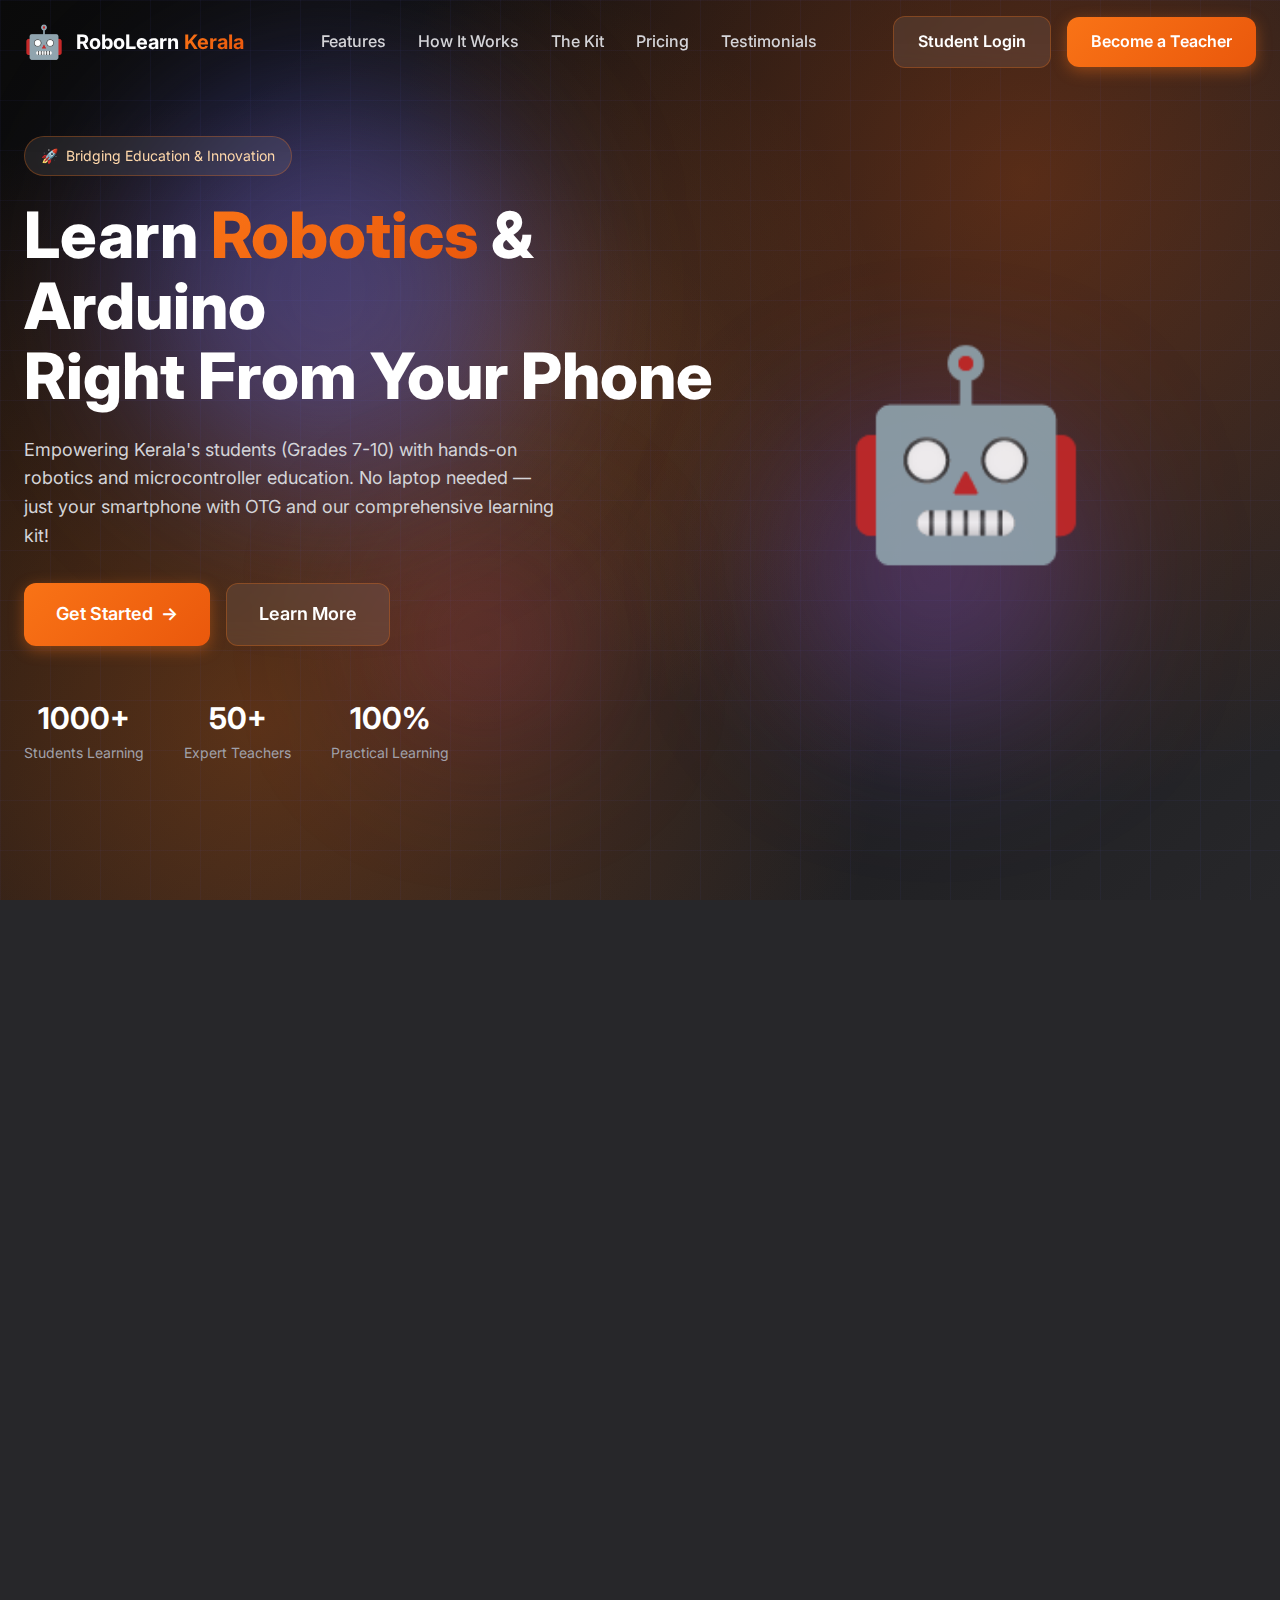
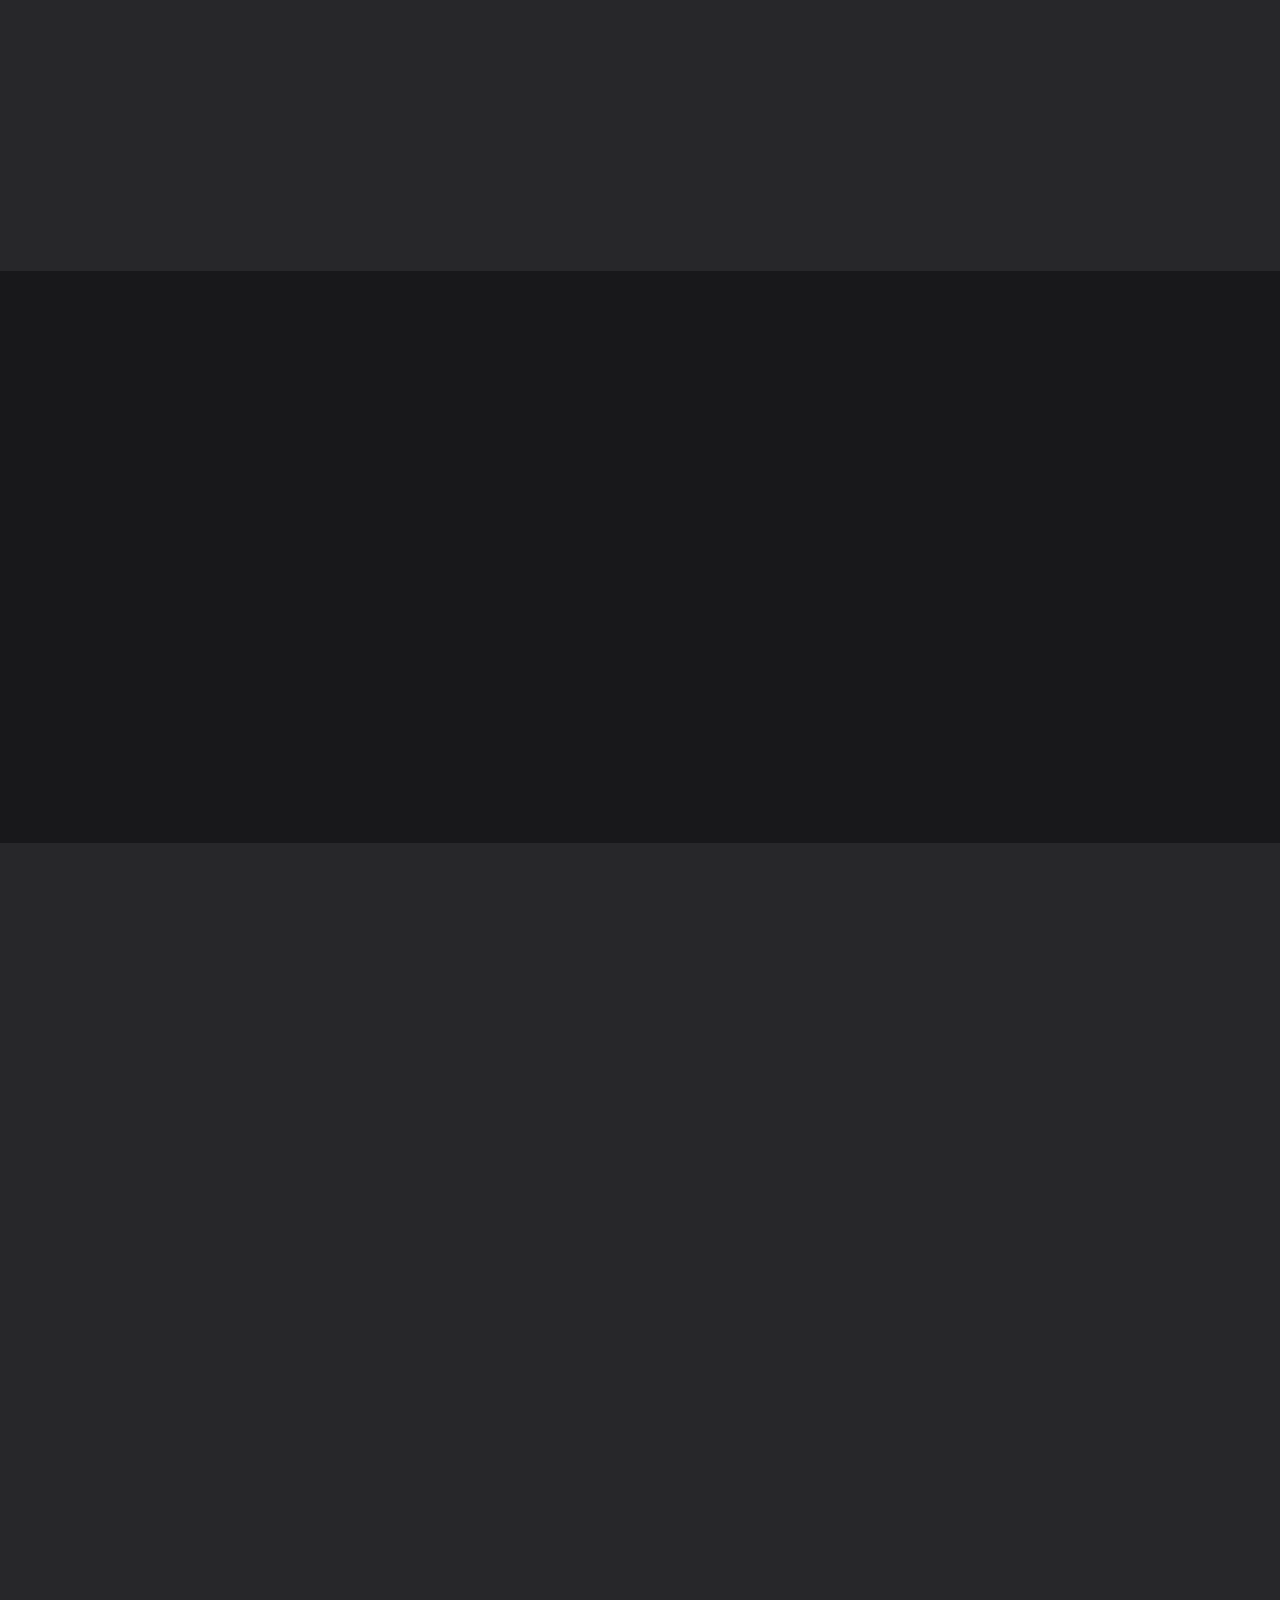
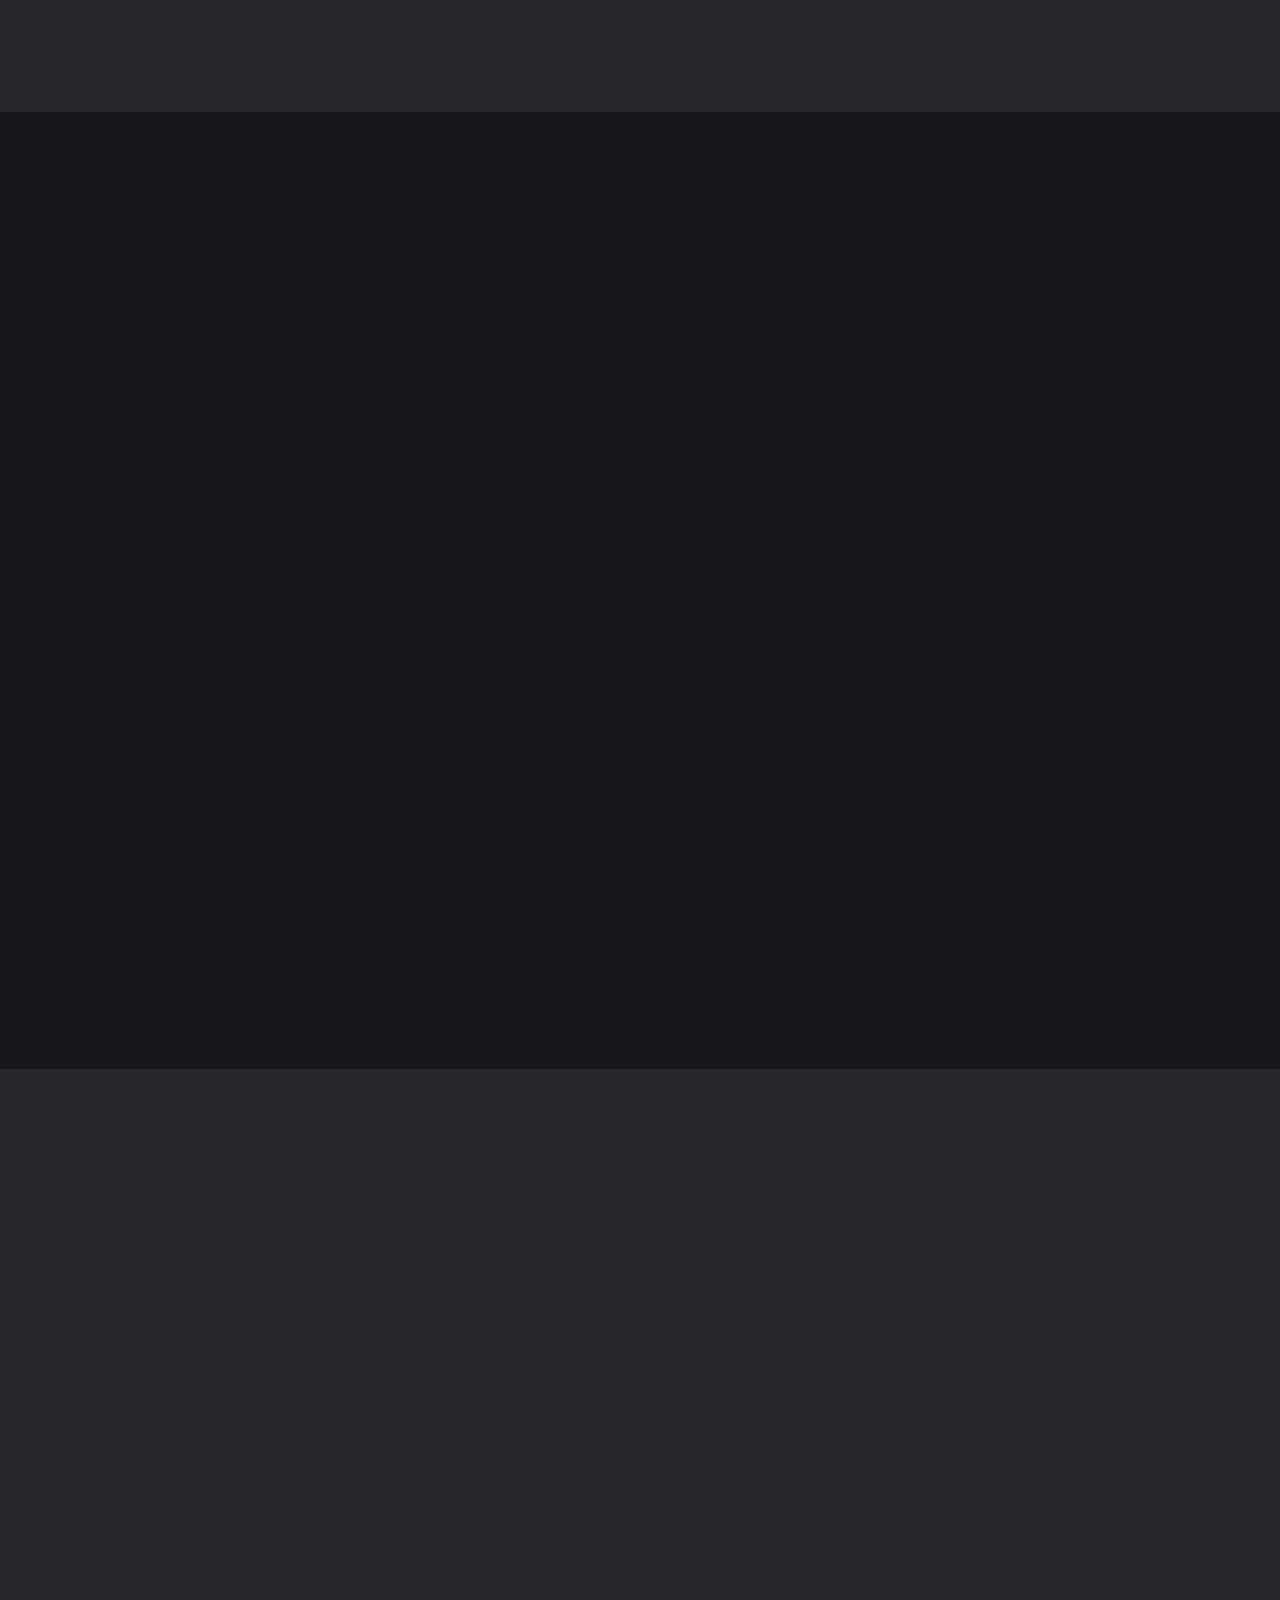
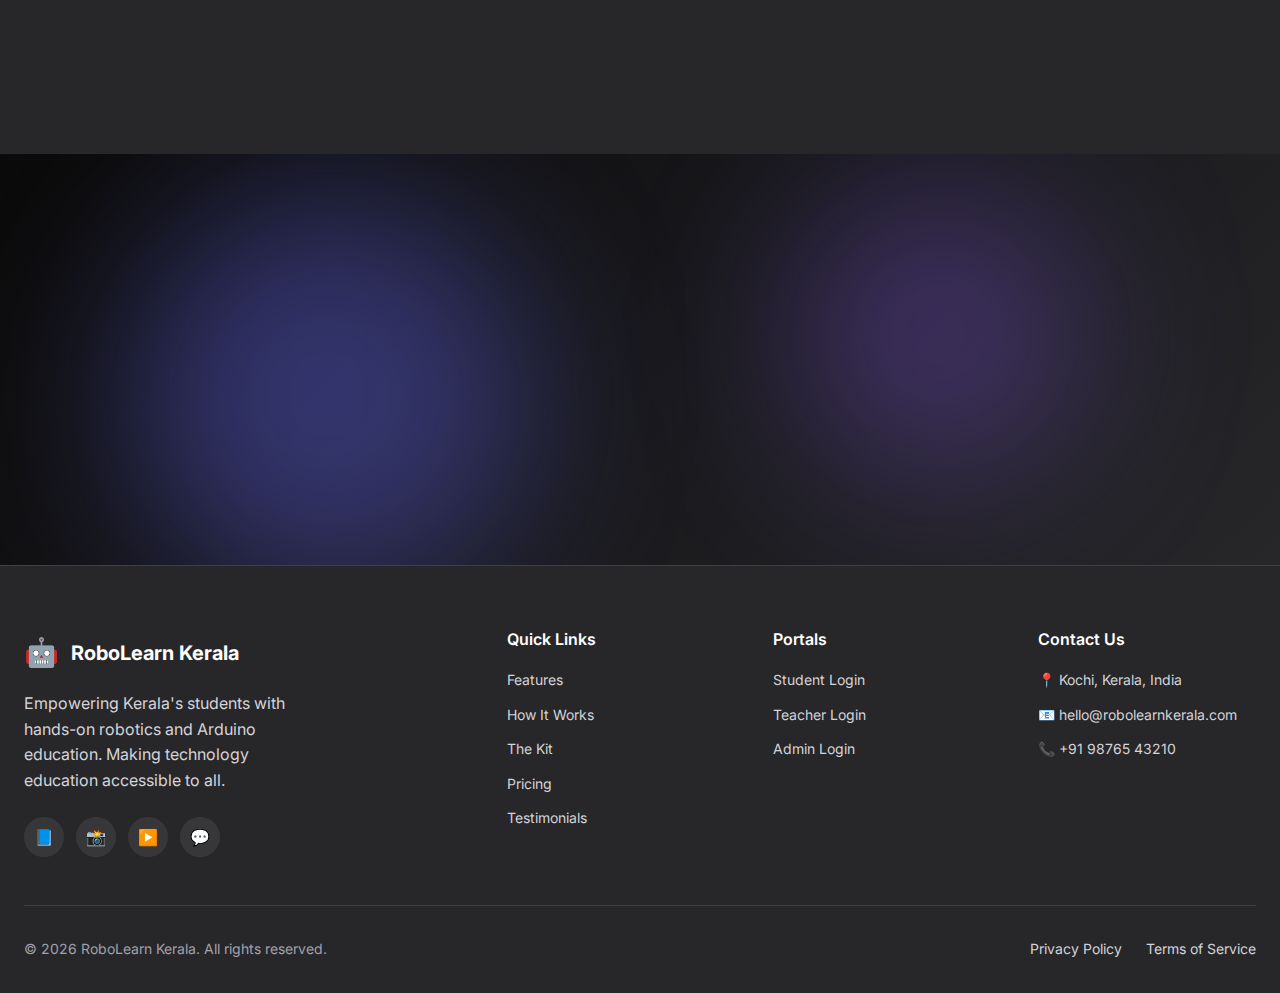
<file: index.html>
<!DOCTYPE html>
<html lang="en" data-theme="dark">
<head>
  <meta charset="UTF-8">
  <meta name="viewport" content="width=device-width, initial-scale=1.0">
  <meta name="description" content="RoboLearn Kerala - Bridge the gap between robotics learning and Arduino coding for school students. Kit-based learning with OTG support for grades 7-10 CBSE, ICSE & Kerala State syllabus.">
  <meta name="keywords" content="robotics, arduino, kerala, education, STEM, coding, microcontroller, school, CBSE, ICSE">
  <title>RoboLearn Kerala | Robotics & Arduino Education for Schools</title>
  
  <!-- Google Fonts -->
  <link rel="preconnect" href="https://fonts.googleapis.com">
  <link rel="preconnect" href="https://fonts.gstatic.com" crossorigin>
  <link href="https://fonts.googleapis.com/css2?family=Inter:wght@400;500;600;700;800&display=swap" rel="stylesheet">
  
  <!-- Styles -->
  <link rel="stylesheet" href="styles/main.css">
  
  <style>
    /* Page-specific hero enhancements */
    .hero-robot {
      position: absolute;
      right: 5%;
      top: 50%;
      transform: translateY(-50%);
      width: 500px;
      height: 500px;
      opacity: 0.9;
    }
    
    .hero-robot::before {
      content: '🤖';
      font-size: 200px;
      position: absolute;
      top: 50%;
      left: 50%;
      transform: translate(-50%, -50%);
      animation: float 4s ease-in-out infinite;
    }
    
    .circuit-pattern {
      position: absolute;
      width: 100%;
      height: 100%;
      background-image: 
        linear-gradient(rgba(99, 102, 241, 0.1) 1px, transparent 1px),
        linear-gradient(90deg, rgba(99, 102, 241, 0.1) 1px, transparent 1px);
      background-size: 50px 50px;
      opacity: 0.5;
    }
    
    .glow-orb {
      position: absolute;
      border-radius: 50%;
      filter: blur(80px);
      animation: pulse 4s ease-in-out infinite;
    }
    
    .glow-orb-1 {
      width: 400px;
      height: 400px;
      background: rgba(99, 102, 241, 0.4);
      top: 10%;
      left: 10%;
    }
    
    .glow-orb-2 {
      width: 300px;
      height: 300px;
      background: rgba(139, 92, 246, 0.3);
      bottom: 20%;
      right: 15%;
      animation-delay: 2s;
    }
    
    .glow-orb-3 {
      width: 200px;
      height: 200px;
      background: rgba(236, 72, 153, 0.2);
      top: 60%;
      left: 30%;
      animation-delay: 1s;
    }
    
    .kit-visual {
      position: relative;
      display: flex;
      align-items: center;
      justify-content: center;
      min-height: 400px;
    }
    
    .kit-3d {
      font-size: 150px;
      animation: float 5s ease-in-out infinite;
    }
    
    .testimonial-card {
      background: var(--glass-bg);
      backdrop-filter: blur(20px);
      border: 1px solid var(--glass-border);
      border-radius: var(--radius-xl);
      padding: var(--space-8);
      position: relative;
    }
    
    .testimonial-quote {
      font-size: var(--font-size-lg);
      color: var(--text-secondary);
      margin-bottom: var(--space-6);
      font-style: italic;
    }
    
    .testimonial-author {
      display: flex;
      align-items: center;
      gap: var(--space-4);
    }
    
    .testimonial-avatar {
      width: 50px;
      height: 50px;
      border-radius: var(--radius-full);
      background: var(--gradient-primary);
      display: flex;
      align-items: center;
      justify-content: center;
      font-size: var(--font-size-xl);
    }
    
    .testimonial-name {
      font-weight: 600;
    }
    
    .testimonial-role {
      font-size: var(--font-size-sm);
      color: var(--text-muted);
    }
    
    .pricing-card {
      background: var(--glass-bg);
      backdrop-filter: blur(20px);
      border: 1px solid var(--glass-border);
      border-radius: var(--radius-xl);
      padding: var(--space-8);
      text-align: center;
      transition: all var(--transition-base);
    }
    
    .pricing-card:hover {
      transform: translateY(-8px);
      box-shadow: var(--shadow-glow);
    }
    
    .pricing-card.featured {
      border-color: var(--primary);
      background: linear-gradient(135deg, rgba(99, 102, 241, 0.2) 0%, rgba(139, 92, 246, 0.1) 100%);
    }
    
    .pricing-card.featured::before {
      content: 'Most Popular';
      position: absolute;
      top: -12px;
      left: 50%;
      transform: translateX(-50%);
      background: var(--gradient-primary);
      color: white;
      padding: var(--space-1) var(--space-4);
      border-radius: var(--radius-full);
      font-size: var(--font-size-sm);
      font-weight: 600;
    }
    
    .pricing-price {
      font-size: var(--font-size-4xl);
      font-weight: 800;
      margin: var(--space-4) 0;
    }
    
    .pricing-price span {
      font-size: var(--font-size-base);
      font-weight: 400;
      color: var(--text-muted);
    }
    
    .pricing-features {
      text-align: left;
      margin: var(--space-6) 0;
    }
    
    .pricing-feature {
      display: flex;
      align-items: center;
      gap: var(--space-3);
      padding: var(--space-2) 0;
      color: var(--text-secondary);
    }
    
    .pricing-feature::before {
      content: '✓';
      color: var(--success);
      font-weight: bold;
    }
    
    .how-it-works-step {
      text-align: center;
      position: relative;
    }
    
    .step-number {
      width: 60px;
      height: 60px;
      background: var(--gradient-primary);
      border-radius: var(--radius-full);
      display: flex;
      align-items: center;
      justify-content: center;
      font-size: var(--font-size-2xl);
      font-weight: 700;
      margin: 0 auto var(--space-5);
      position: relative;
      z-index: 1;
    }
    
    .step-connector {
      position: absolute;
      top: 30px;
      left: 50%;
      width: 100%;
      height: 2px;
      background: var(--gradient-primary);
      opacity: 0.3;
    }
    
    .step-connector:last-child {
      display: none;
    }
  </style>
</head>
<body>
  <!-- Navigation -->
  <nav class="navbar" id="navbar">
    <div class="container">
      <a href="index.html" class="nav-brand">
        <span style="font-size: 32px;">🤖</span>
        <span>RoboLearn <span class="text-gradient">Kerala</span></span>
      </a>
      
      <div class="nav-links">
        <a href="#features" class="nav-link">Features</a>
        <a href="#how-it-works" class="nav-link">How It Works</a>
        <a href="#kit" class="nav-link">The Kit</a>
        <a href="#pricing" class="nav-link">Pricing</a>
        <a href="#testimonials" class="nav-link">Testimonials</a>
      </div>
      
      <div class="nav-actions">
        <a href="student/login.html" class="btn btn-secondary">Student Login</a>
        <a href="teacher/login.html" class="btn btn-primary">Become a Teacher</a>
      </div>
      
      <button class="nav-toggle" id="navToggle" aria-label="Toggle navigation">
        <span></span>
        <span></span>
        <span></span>
      </button>
    </div>
    
    <!-- Mobile Navigation -->
    <div class="nav-mobile" id="navMobile">
      <div class="nav-links">
        <a href="#features" class="nav-link">Features</a>
        <a href="#how-it-works" class="nav-link">How It Works</a>
        <a href="#kit" class="nav-link">The Kit</a>
        <a href="#pricing" class="nav-link">Pricing</a>
        <a href="#testimonials" class="nav-link">Testimonials</a>
      </div>
      <div class="nav-actions">
        <a href="student/login.html" class="btn btn-secondary w-full">Student Login</a>
        <a href="teacher/login.html" class="btn btn-primary w-full">Become a Teacher</a>
      </div>
    </div>
  </nav>

  <!-- Hero Section -->
  <section class="hero">
    <div class="circuit-pattern"></div>
    <div class="glow-orb glow-orb-1"></div>
    <div class="glow-orb glow-orb-2"></div>
    <div class="glow-orb glow-orb-3"></div>
    
    <div class="container">
      <div class="hero-content">
        <div class="hero-badge">
          <span>🚀</span>
          <span>Bridging Education & Innovation</span>
        </div>
        
        <h1 class="hero-title">
          Learn <span class="text-gradient">Robotics</span> & Arduino<br>
          Right From Your Phone
        </h1>
        
        <p class="hero-description">
          Empowering Kerala's students (Grades 7-10) with hands-on robotics and microcontroller education. 
          No laptop needed — just your smartphone with OTG and our comprehensive learning kit!
        </p>
        
        <div class="hero-actions">
          <a href="#pricing" class="btn btn-primary btn-lg">
            <span>Get Started</span>
            <span>→</span>
          </a>
          <a href="#how-it-works" class="btn btn-secondary btn-lg">
            <span>Learn More</span>
          </a>
        </div>
        
        <div class="hero-stats">
          <div class="hero-stat">
            <div class="hero-stat-value">1000+</div>
            <div class="hero-stat-label">Students Learning</div>
          </div>
          <div class="hero-stat">
            <div class="hero-stat-value">50+</div>
            <div class="hero-stat-label">Expert Teachers</div>
          </div>
          <div class="hero-stat">
            <div class="hero-stat-value">100%</div>
            <div class="hero-stat-label">Practical Learning</div>
          </div>
        </div>
      </div>
    </div>
    
    <div class="hero-robot"></div>
  </section>

  <!-- Features Section -->
  <section class="section" id="features" style="background: var(--bg-secondary);">
    <div class="container">
      <div class="section-header reveal">
        <span class="section-badge">Why Choose Us</span>
        <h2 class="section-title">Features That <span class="text-gradient">Empower</span> Learning</h2>
        <p class="section-description">
          Our platform is designed specifically for Kerala students, making robotics education accessible, 
          engaging, and aligned with CBSE, ICSE, and State syllabus.
        </p>
      </div>
      
      <div class="cards-grid">
        <div class="feature-card reveal">
          <div class="feature-icon">📱</div>
          <h3 class="feature-title">OTG-Based Learning</h3>
          <p class="feature-description">
            No expensive laptop required! Connect Arduino directly to your smartphone via OTG and start coding right away.
          </p>
        </div>
        
        <div class="feature-card reveal">
          <div class="feature-icon">📦</div>
          <h3 class="feature-title">Complete Kit Included</h3>
          <p class="feature-description">
            Everything you need in one box — Arduino, sensors, motors, breadboard, and all components for hands-on projects.
          </p>
        </div>
        
        <div class="feature-card reveal">
          <div class="feature-icon">👨‍🏫</div>
          <h3 class="feature-title">Expert Engineering Teachers</h3>
          <p class="feature-description">
            Learn from passionate engineering college students who make complex concepts simple and fun to understand.
          </p>
        </div>
        
        <div class="feature-card reveal">
          <div class="feature-icon">📚</div>
          <h3 class="feature-title">Syllabus Aligned</h3>
          <p class="feature-description">
            Content designed for CBSE, ICSE, and Kerala State Board students from Grade 7 to 10.
          </p>
        </div>
        
        <div class="feature-card reveal">
          <div class="feature-icon">🏆</div>
          <h3 class="feature-title">Project-Based Learning</h3>
          <p class="feature-description">
            Build real projects — from LED blinkers to line-following robots. Learn by doing, not just reading.
          </p>
        </div>
        
        <div class="feature-card reveal">
          <div class="feature-icon">💰</div>
          <h3 class="feature-title">Affordable Pricing</h3>
          <p class="feature-description">
            Quality robotics education at prices that don't break the bank. Flexible payment options available.
          </p>
        </div>
      </div>
    </div>
  </section>

  <!-- How It Works Section -->
  <section class="section" id="how-it-works">
    <div class="container">
      <div class="section-header reveal">
        <span class="section-badge">Simple Process</span>
        <h2 class="section-title">How It <span class="text-gradient">Works</span></h2>
        <p class="section-description">
          Get started with robotics learning in just 4 simple steps
        </p>
      </div>
      
      <div class="grid grid-cols-1 md:grid-cols-2 lg:grid-cols-4 gap-8">
        <div class="how-it-works-step reveal">
          <div class="step-connector"></div>
          <div class="step-number">1</div>
          <h4 style="margin-bottom: var(--space-3);">Register Online</h4>
          <p style="color: var(--text-secondary);">
            Sign up on our platform and choose your preferred learning plan.
          </p>
        </div>
        
        <div class="how-it-works-step reveal">
          <div class="step-connector"></div>
          <div class="step-number">2</div>
          <h4 style="margin-bottom: var(--space-3);">Receive Your Kit</h4>
          <p style="color: var(--text-secondary);">
            Get your complete robotics kit delivered to your doorstep.
          </p>
        </div>
        
        <div class="how-it-works-step reveal">
          <div class="step-connector"></div>
          <div class="step-number">3</div>
          <h4 style="margin-bottom: var(--space-3);">Connect & Learn</h4>
          <p style="color: var(--text-secondary);">
            Connect Arduino via OTG and start learning with our expert teachers.
          </p>
        </div>
        
        <div class="how-it-works-step reveal">
          <div class="step-number">4</div>
          <h4 style="margin-bottom: var(--space-3);">Build Projects</h4>
          <p style="color: var(--text-secondary);">
            Complete exciting projects and earn certificates of achievement.
          </p>
        </div>
      </div>
    </div>
  </section>

  <!-- Kit Section -->
  <section class="section" id="kit" style="background: var(--bg-secondary);">
    <div class="container">
      <div class="grid grid-cols-1 md:grid-cols-2 gap-8 items-center">
        <div class="kit-visual reveal">
          <div class="glass-card-static" style="padding: var(--space-12);">
            <div class="kit-3d">🔧</div>
            <div style="text-align: center; margin-top: var(--space-6);">
              <span class="badge badge-primary" style="font-size: var(--font-size-base); padding: var(--space-2) var(--space-4);">
                Complete Learning Kit
              </span>
            </div>
          </div>
        </div>
        
        <div class="reveal">
          <span class="section-badge">What's Included</span>
          <h2 class="section-title" style="text-align: left;">The <span class="text-gradient">RoboLearn</span> Kit</h2>
          <p style="color: var(--text-secondary); margin-bottom: var(--space-6);">
            Everything you need to start your robotics journey, carefully curated by our engineering experts.
          </p>
          
          <div class="grid grid-cols-2 gap-4">
            <div class="glass-card">
              <span style="font-size: 24px;">🎛️</span>
              <h5 style="margin-top: var(--space-2);">Arduino UNO</h5>
            </div>
            <div class="glass-card">
              <span style="font-size: 24px;">📲</span>
              <h5 style="margin-top: var(--space-2);">OTG Cable</h5>
            </div>
            <div class="glass-card">
              <span style="font-size: 24px;">💡</span>
              <h5 style="margin-top: var(--space-2);">LEDs & Sensors</h5>
            </div>
            <div class="glass-card">
              <span style="font-size: 24px;">⚡</span>
              <h5 style="margin-top: var(--space-2);">Breadboard</h5>
            </div>
            <div class="glass-card">
              <span style="font-size: 24px;">🔌</span>
              <h5 style="margin-top: var(--space-2);">Jumper Wires</h5>
            </div>
            <div class="glass-card">
              <span style="font-size: 24px;">⚙️</span>
              <h5 style="margin-top: var(--space-2);">Motors & Wheels</h5>
            </div>
          </div>
          
          <a href="#pricing" class="btn btn-primary btn-lg" style="margin-top: var(--space-8);">
            Get Your Kit Now →
          </a>
        </div>
      </div>
    </div>
  </section>

  <!-- Pricing Section -->
  <section class="section" id="pricing">
    <div class="container">
      <div class="section-header reveal">
        <span class="section-badge">Affordable Plans</span>
        <h2 class="section-title">Choose Your <span class="text-gradient">Plan</span></h2>
        <p class="section-description">
          Flexible pricing options to suit every family's budget
        </p>
      </div>
      
      <div class="grid grid-cols-1 md:grid-cols-3 gap-8">
        <div class="pricing-card reveal">
          <h3 style="margin-bottom: var(--space-2);">Starter</h3>
          <p style="color: var(--text-muted); font-size: var(--font-size-sm);">For curious beginners</p>
          <div class="pricing-price">
            ₹2,999<span>/one-time</span>
          </div>
          <div class="pricing-features">
            <div class="pricing-feature">Basic Arduino Kit</div>
            <div class="pricing-feature">10 Beginner Projects</div>
            <div class="pricing-feature">Video Tutorials</div>
            <div class="pricing-feature">OTG Cable Included</div>
            <div class="pricing-feature">Email Support</div>
          </div>
          <a href="student/login.html" class="btn btn-outline w-full">Get Started</a>
        </div>
        
        <div class="pricing-card featured reveal" style="position: relative;">
          <h3 style="margin-bottom: var(--space-2);">Pro Learner</h3>
          <p style="color: var(--text-muted); font-size: var(--font-size-sm);">Most popular choice</p>
          <div class="pricing-price">
            ₹4,999<span>/one-time</span>
          </div>
          <div class="pricing-features">
            <div class="pricing-feature">Complete Robotics Kit</div>
            <div class="pricing-feature">25+ Guided Projects</div>
            <div class="pricing-feature">Live Teacher Sessions</div>
            <div class="pricing-feature">OTG Cable Included</div>
            <div class="pricing-feature">Certificate of Completion</div>
            <div class="pricing-feature">Priority Support</div>
          </div>
          <a href="student/login.html" class="btn btn-primary w-full">Get Started</a>
        </div>
        
        <div class="pricing-card reveal">
          <h3 style="margin-bottom: var(--space-2);">School Bundle</h3>
          <p style="color: var(--text-muted); font-size: var(--font-size-sm);">For schools & groups</p>
          <div class="pricing-price">
            ₹3,499<span>/student</span>
          </div>
          <div class="pricing-features">
            <div class="pricing-feature">Minimum 10 Students</div>
            <div class="pricing-feature">Complete Robotics Kit</div>
            <div class="pricing-feature">On-site Training Option</div>
            <div class="pricing-feature">Teacher Training Included</div>
            <div class="pricing-feature">Bulk Discount</div>
            <div class="pricing-feature">Dedicated Support</div>
          </div>
          <a href="#contact" class="btn btn-outline w-full">Contact Us</a>
        </div>
      </div>
    </div>
  </section>

  <!-- Testimonials Section -->
  <section class="section" id="testimonials" style="background: var(--bg-secondary);">
    <div class="container">
      <div class="section-header reveal">
        <span class="section-badge">Success Stories</span>
        <h2 class="section-title">What <span class="text-gradient">Students</span> Say</h2>
        <p class="section-description">
          Hear from our students and parents about their learning experience
        </p>
      </div>
      
      <div class="grid grid-cols-1 md:grid-cols-3 gap-8">
        <div class="testimonial-card reveal">
          <p class="testimonial-quote">
            "I never thought I could program robots using just my phone! RoboLearn made it so simple and fun. 
            The teachers explain everything in Malayalam which helps a lot."
          </p>
          <div class="testimonial-author">
            <div class="testimonial-avatar">👦</div>
            <div>
              <div class="testimonial-name">Arjun Menon</div>
              <div class="testimonial-role">Class 9, CBSE Student</div>
            </div>
          </div>
        </div>
        
        <div class="testimonial-card reveal">
          <p class="testimonial-quote">
            "My daughter's interest in science has grown tremendously since joining RoboLearn. 
            The kit is well-designed and the projects are engaging."
          </p>
          <div class="testimonial-author">
            <div class="testimonial-avatar">👩</div>
            <div>
              <div class="testimonial-name">Lakshmi Nair</div>
              <div class="testimonial-role">Parent of Class 8 Student</div>
            </div>
          </div>
        </div>
        
        <div class="testimonial-card reveal">
          <p class="testimonial-quote">
            "As a teacher with RoboLearn, I earn while teaching what I love. The platform provides 
            excellent support and training materials for teachers."
          </p>
          <div class="testimonial-author">
            <div class="testimonial-avatar">👨‍🎓</div>
            <div>
              <div class="testimonial-name">Rahul Krishna</div>
              <div class="testimonial-role">Engineering Student & Teacher</div>
            </div>
          </div>
        </div>
      </div>
    </div>
  </section>

  <!-- CTA Section -->
  <section class="section" style="background: var(--gradient-hero); position: relative; overflow: hidden;">
    <div class="glow-orb glow-orb-1"></div>
    <div class="glow-orb glow-orb-2"></div>
    
    <div class="container" style="position: relative; z-index: 1;">
      <div class="text-center reveal">
        <h2 class="section-title" style="margin-bottom: var(--space-6);">
          Ready to Start Your <span class="text-gradient">Robotics Journey</span>?
        </h2>
        <p style="color: var(--gray-300); max-width: 600px; margin: 0 auto var(--space-8); font-size: var(--font-size-lg);">
          Join thousands of Kerala students who are already learning robotics and Arduino programming. 
          Start today with our complete learning kit!
        </p>
        <div class="flex justify-center gap-4 flex-wrap">
          <a href="student/login.html" class="btn btn-primary btn-lg">
            <span>Join as Student</span>
            <span>→</span>
          </a>
          <a href="teacher/login.html" class="btn btn-secondary btn-lg">
            <span>Become a Teacher</span>
          </a>
        </div>
      </div>
    </div>
  </section>

  <!-- Footer -->
  <footer class="footer" id="contact">
    <div class="container">
      <div class="footer-grid">
        <div>
          <div class="footer-brand">
            <span style="font-size: 28px;">🤖</span>
            <span>RoboLearn Kerala</span>
          </div>
          <p class="footer-description">
            Empowering Kerala's students with hands-on robotics and Arduino education. 
            Making technology education accessible to all.
          </p>
          <div class="footer-social">
            <a href="#" aria-label="Facebook">📘</a>
            <a href="#" aria-label="Instagram">📸</a>
            <a href="#" aria-label="YouTube">▶️</a>
            <a href="#" aria-label="WhatsApp">💬</a>
          </div>
        </div>
        
        <div>
          <h4 class="footer-title">Quick Links</h4>
          <div class="footer-links">
            <a href="#features" class="footer-link">Features</a>
            <a href="#how-it-works" class="footer-link">How It Works</a>
            <a href="#kit" class="footer-link">The Kit</a>
            <a href="#pricing" class="footer-link">Pricing</a>
            <a href="#testimonials" class="footer-link">Testimonials</a>
          </div>
        </div>
        
        <div>
          <h4 class="footer-title">Portals</h4>
          <div class="footer-links">
            <a href="student/login.html" class="footer-link">Student Login</a>
            <a href="teacher/login.html" class="footer-link">Teacher Login</a>
            <a href="admin/login.html" class="footer-link">Admin Login</a>
          </div>
        </div>
        
        <div>
          <h4 class="footer-title">Contact Us</h4>
          <div class="footer-links">
            <span class="footer-link">📍 Kochi, Kerala, India</span>
            <span class="footer-link">📧 hello@robolearnkerala.com</span>
            <span class="footer-link">📞 +91 98765 43210</span>
          </div>
        </div>
      </div>
      
      <div class="footer-bottom">
        <p>© 2026 RoboLearn Kerala. All rights reserved.</p>
        <div class="flex gap-6">
          <a href="#" class="footer-link">Privacy Policy</a>
          <a href="#" class="footer-link">Terms of Service</a>
        </div>
      </div>
    </div>
  </footer>

  <!-- Scripts -->
  <script src="scripts/main.js"></script>
</body>
</html>
</file>
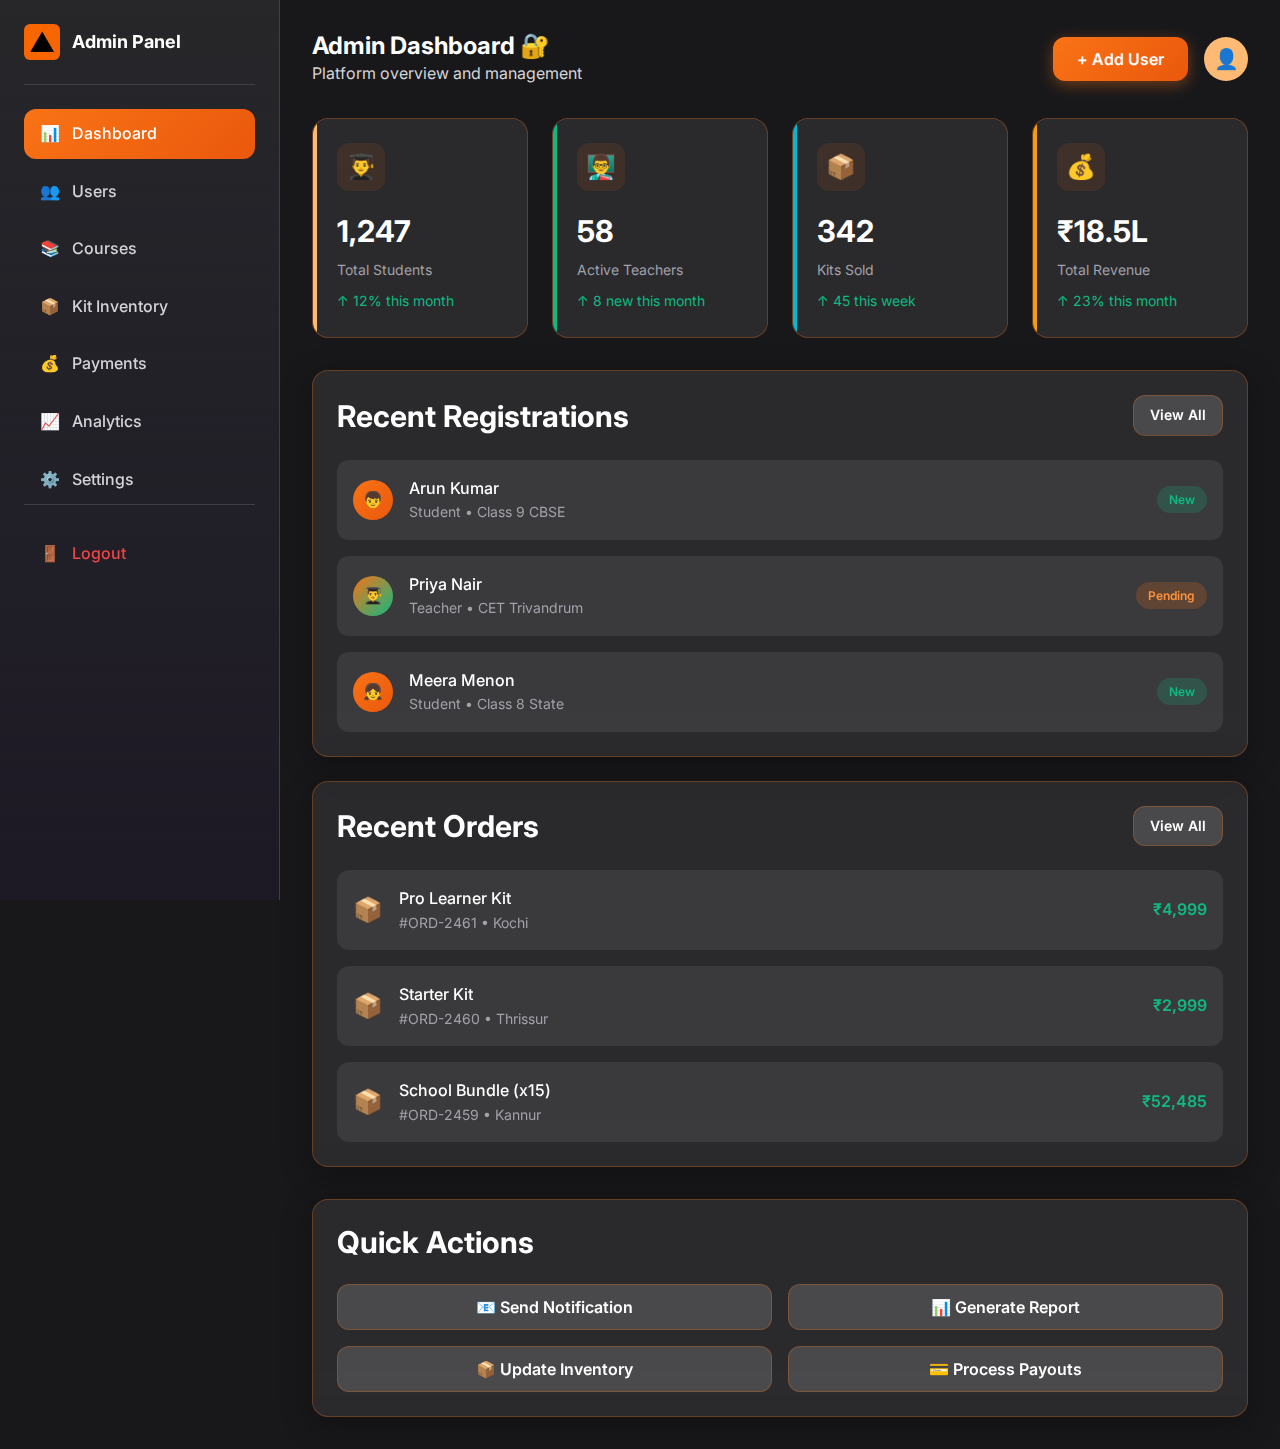
<file: admin/dashboard.html>
<!DOCTYPE html>
<html lang="en" data-theme="dark">

<head>
    <meta charset="UTF-8">
    <meta name="viewport" content="width=device-width, initial-scale=1.0, maximum-scale=5.0, viewport-fit=cover">
    <title>Admin Dashboard | Delta Robotics</title>
    <link href="https://fonts.googleapis.com/css2?family=Inter:wght@400;500;600;700;800&display=swap" rel="stylesheet">
    <link rel="stylesheet" href="../styles/main.css">
    <link rel="stylesheet" href="../styles/mobile.css">
    <style>
        .admin-stat {
            background: var(--glass-bg);
            border: 1px solid var(--glass-border);
            border-radius: var(--radius-xl);
            padding: var(--space-6);
            position: relative;
            overflow: hidden;
        }

        .admin-stat::before {
            content: '';
            position: absolute;
            top: 0;
            left: 0;
            width: 4px;
            height: 100%;
        }

        .admin-stat.purple::before {
            background: var(--accent);
        }

        .admin-stat.green::before {
            background: var(--success);
        }

        .admin-stat.blue::before {
            background: var(--info);
        }

        .admin-stat.yellow::before {
            background: var(--warning);
        }

        .stat-icon {
            width: 48px;
            height: 48px;
            display: flex;
            align-items: center;
            justify-content: center;
            background: var(--gradient-card);
            border-radius: var(--radius-lg);
            margin-bottom: var(--space-4);
            font-size: 24px;
        }

        .stat-value {
            font-size: var(--font-size-3xl);
            font-weight: 700;
            margin-bottom: var(--space-1);
        }

        .stat-label {
            color: var(--text-muted);
            font-size: var(--font-size-sm);
        }

        .stat-change {
            font-size: var(--font-size-sm);
            margin-top: var(--space-2);
        }

        .stat-change.up {
            color: var(--success);
        }

        .stat-change.down {
            color: var(--error);
        }

        .recent-card {
            display: flex;
            align-items: center;
            gap: var(--space-4);
            padding: var(--space-4);
            background: var(--glass-bg);
            border-radius: var(--radius-lg);
            transition: background var(--transition-fast);
        }

        .recent-card:hover {
            background: var(--glass-bg-light);
        }

        .mobile-menu-btn {
            display: none;
            position: fixed;
            top: var(--space-4);
            left: var(--space-4);
            z-index: 400;
            width: 44px;
            height: 44px;
            background: var(--accent);
            border-radius: var(--radius-lg);
            align-items: center;
            justify-content: center;
            font-size: 24px;
        }

        @media (max-width: 1024px) {
            .mobile-menu-btn {
                display: flex;
            }
        }
    </style>
</head>

<body>
    <button class="mobile-menu-btn" onclick="DeltaRobotics.toggleSidebar()">☰</button>
    <div class="dashboard">
        <aside class="sidebar"
            style="background: linear-gradient(180deg, var(--bg-secondary) 0%, rgba(124, 58, 237, 0.05) 100%);">
            <div class="sidebar-brand"><img src="../assets/logo.png" alt="Delta Jr." style="height: 36px; border-radius: 6px;"><span class="sidebar-brand-text">Admin
                    Panel</span></div>
            <nav class="sidebar-nav">
                <a href="dashboard.html" class="sidebar-link active"><span>📊</span><span>Dashboard</span></a>
                <a href="users.html" class="sidebar-link"><span>👥</span><span>Users</span></a>
                <a href="#" class="sidebar-link"><span>📚</span><span>Courses</span></a>
                <a href="#" class="sidebar-link"><span>📦</span><span>Kit Inventory</span></a>
                <a href="#" class="sidebar-link"><span>💰</span><span>Payments</span></a>
                <a href="#" class="sidebar-link"><span>📈</span><span>Analytics</span></a>
                <a href="#" class="sidebar-link"><span>⚙️</span><span>Settings</span></a>
            </nav>
            <div style="margin-top:auto;padding-top:var(--space-6);border-top:1px solid var(--border-color)">
                <a href="login.html" class="sidebar-link"
                    style="color:var(--error)"><span>🚪</span><span>Logout</span></a>
            </div>
        </aside>
        <main class="main-content">
            <div class="dashboard-header">
                <div>
                    <h1 class="dashboard-title">Admin Dashboard 🔐</h1>
                    <p class="dashboard-subtitle">Platform overview and management</p>
                </div>
                <div class="flex gap-4 items-center">
                    <button class="btn btn-primary">+ Add User</button>
                    <div
                        style="width:44px;height:44px;background:var(--accent);border-radius:var(--radius-full);display:flex;align-items:center;justify-content:center;font-size:20px">
                        👤</div>
                </div>
            </div>

            <div class="stats-grid" style="grid-template-columns: repeat(4, 1fr);">
                <div class="admin-stat purple">
                    <div class="stat-icon">👨‍🎓</div>
                    <div class="stat-value">1,247</div>
                    <div class="stat-label">Total Students</div>
                    <div class="stat-change up">↑ 12% this month</div>
                </div>
                <div class="admin-stat green">
                    <div class="stat-icon">👨‍🏫</div>
                    <div class="stat-value">58</div>
                    <div class="stat-label">Active Teachers</div>
                    <div class="stat-change up">↑ 8 new this month</div>
                </div>
                <div class="admin-stat blue">
                    <div class="stat-icon">📦</div>
                    <div class="stat-value">342</div>
                    <div class="stat-label">Kits Sold</div>
                    <div class="stat-change up">↑ 45 this week</div>
                </div>
                <div class="admin-stat yellow">
                    <div class="stat-icon">💰</div>
                    <div class="stat-value">₹18.5L</div>
                    <div class="stat-label">Total Revenue</div>
                    <div class="stat-change up">↑ 23% this month</div>
                </div>
            </div>

            <div class="grid grid-cols-1 lg:grid-cols-2 gap-6" style="margin-top: var(--space-8);">
                <div class="glass-card-static">
                    <div class="flex justify-between items-center" style="margin-bottom:var(--space-6)">
                        <h3>Recent Registrations</h3>
                        <a href="users.html" class="btn btn-sm btn-secondary">View All</a>
                    </div>
                    <div class="flex flex-col gap-4">
                        <div class="recent-card">
                            <div
                                style="width:40px;height:40px;background:var(--gradient-primary);border-radius:var(--radius-full);display:flex;align-items:center;justify-content:center">
                                👦</div>
                            <div style="flex:1">
                                <div style="font-weight:500">Arun Kumar</div>
                                <div style="font-size:var(--font-size-sm);color:var(--text-muted)">Student • Class 9
                                    CBSE</div>
                            </div>
                            <span class="badge badge-success">New</span>
                        </div>
                        <div class="recent-card">
                            <div
                                style="width:40px;height:40px;background:linear-gradient(135deg,#F97316,#10b981);border-radius:var(--radius-full);display:flex;align-items:center;justify-content:center">
                                👨‍🎓</div>
                            <div style="flex:1">
                                <div style="font-weight:500">Priya Nair</div>
                                <div style="font-size:var(--font-size-sm);color:var(--text-muted)">Teacher • CET
                                    Trivandrum</div>
                            </div>
                            <span class="badge badge-primary">Pending</span>
                        </div>
                        <div class="recent-card">
                            <div
                                style="width:40px;height:40px;background:var(--gradient-primary);border-radius:var(--radius-full);display:flex;align-items:center;justify-content:center">
                                👧</div>
                            <div style="flex:1">
                                <div style="font-weight:500">Meera Menon</div>
                                <div style="font-size:var(--font-size-sm);color:var(--text-muted)">Student • Class 8
                                    State</div>
                            </div>
                            <span class="badge badge-success">New</span>
                        </div>
                    </div>
                </div>

                <div class="glass-card-static">
                    <div class="flex justify-between items-center" style="margin-bottom:var(--space-6)">
                        <h3>Recent Orders</h3>
                        <a href="#" class="btn btn-sm btn-secondary">View All</a>
                    </div>
                    <div class="flex flex-col gap-4">
                        <div class="recent-card">
                            <div style="font-size:24px">📦</div>
                            <div style="flex:1">
                                <div style="font-weight:500">Pro Learner Kit</div>
                                <div style="font-size:var(--font-size-sm);color:var(--text-muted)">#ORD-2461 • Kochi
                                </div>
                            </div>
                            <span style="color:var(--success);font-weight:600">₹4,999</span>
                        </div>
                        <div class="recent-card">
                            <div style="font-size:24px">📦</div>
                            <div style="flex:1">
                                <div style="font-weight:500">Starter Kit</div>
                                <div style="font-size:var(--font-size-sm);color:var(--text-muted)">#ORD-2460 • Thrissur
                                </div>
                            </div>
                            <span style="color:var(--success);font-weight:600">₹2,999</span>
                        </div>
                        <div class="recent-card">
                            <div style="font-size:24px">📦</div>
                            <div style="flex:1">
                                <div style="font-weight:500">School Bundle (x15)</div>
                                <div style="font-size:var(--font-size-sm);color:var(--text-muted)">#ORD-2459 • Kannur
                                </div>
                            </div>
                            <span style="color:var(--success);font-weight:600">₹52,485</span>
                        </div>
                    </div>
                </div>
            </div>

            <div class="glass-card-static" style="margin-top:var(--space-8)">
                <h3 style="margin-bottom:var(--space-6)">Quick Actions</h3>
                <div class="grid grid-cols-2 md:grid-cols-4 gap-4">
                    <button class="btn btn-secondary w-full">📧 Send Notification</button>
                    <button class="btn btn-secondary w-full">📊 Generate Report</button>
                    <button class="btn btn-secondary w-full">📦 Update Inventory</button>
                    <button class="btn btn-secondary w-full">💳 Process Payouts</button>
                </div>
            </div>
        </main>
    </div>
    <script src="../scripts/main.js"></script>
</body>

</html>
</file>
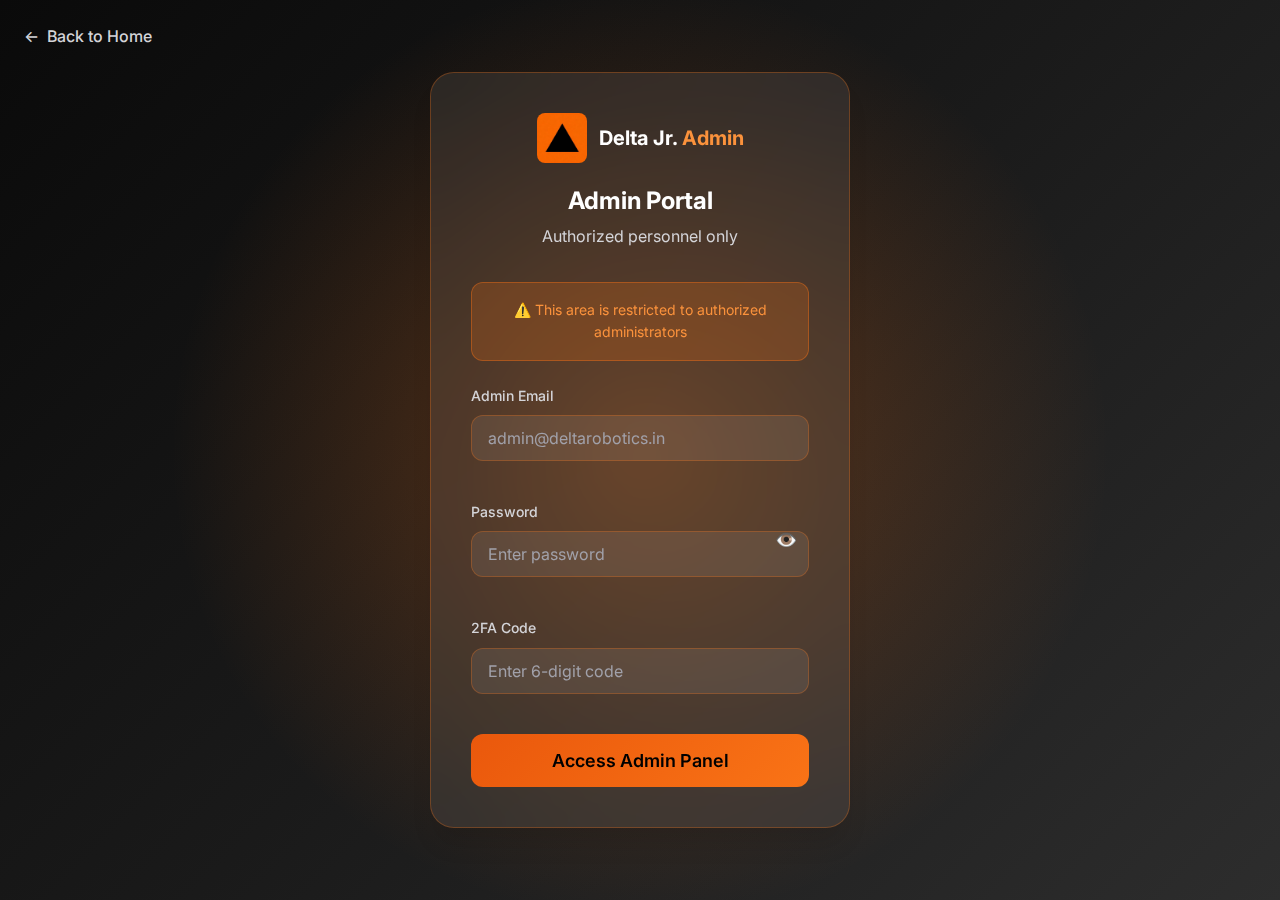
<file: admin/login.html>
<!DOCTYPE html>
<html lang="en" data-theme="dark">

<head>
    <meta charset="UTF-8">
    <meta name="viewport" content="width=device-width, initial-scale=1.0, maximum-scale=5.0, viewport-fit=cover">
    <title>Admin Login | Delta Robotics</title>
    <link href="https://fonts.googleapis.com/css2?family=Inter:wght@400;500;600;700;800&display=swap" rel="stylesheet">
    <link rel="stylesheet" href="../styles/main.css">
    <link rel="stylesheet" href="../styles/mobile.css">
    <style>
        .auth-page {
            min-height: 100vh;
            display: flex;
            align-items: center;
            justify-content: center;
            background: linear-gradient(135deg, #0a0a0a 0%, #1a1a1a 50%, #2d2d2d 100%);
            position: relative;
            padding: var(--space-6);
        }

        .auth-page::before {
            content: '';
            position: absolute;
            inset: 0;
            background: radial-gradient(circle at 50% 50%, rgba(249, 115, 22, 0.3) 0%, transparent 60%);
            pointer-events: none;
        }

        .auth-container {
            width: 100%;
            max-width: 420px;
            position: relative;
            z-index: 1;
        }

        .auth-card {
            background: var(--glass-bg);
            backdrop-filter: blur(20px);
            border: 1px solid var(--glass-border);
            border-radius: var(--radius-2xl);
            padding: var(--space-10);
            box-shadow: var(--shadow-xl);
        }

        .auth-header {
            text-align: center;
            margin-bottom: var(--space-8);
        }

        .auth-logo {
            display: flex;
            align-items: center;
            justify-content: center;
            gap: var(--space-3);
            margin-bottom: var(--space-6);
        }

        .auth-title {
            font-size: var(--font-size-2xl);
            margin-bottom: var(--space-2);
        }

        .auth-subtitle {
            color: var(--text-secondary);
        }

        .auth-form {
            display: flex;
            flex-direction: column;
            gap: var(--space-5);
        }

        .form-group {
            position: relative;
        }

        .password-toggle {
            position: absolute;
            right: 12px;
            top: 50%;
            transform: translateY(-50%);
            background: none;
            color: var(--text-muted);
            font-size: 18px;
            cursor: pointer;
        }

        .back-link {
            position: absolute;
            top: var(--space-6);
            left: var(--space-6);
            display: flex;
            align-items: center;
            gap: var(--space-2);
            color: var(--text-secondary);
            font-weight: 500;
            z-index: 10;
        }

        .back-link:hover {
            color: var(--white);
        }

        .admin-warning {
            background: rgba(249, 115, 22, 0.2);
            border: 1px solid rgba(249, 115, 22, 0.4);
            border-radius: var(--radius-lg);
            padding: var(--space-4);
            text-align: center;
            margin-bottom: var(--space-6);
            font-size: var(--font-size-sm);
            color: var(--primary-light);
        }
    </style>
</head>

<body>
    <div class="auth-page">
        <a href="../index.html" class="back-link"><span>←</span><span>Back to Home</span></a>
        <div class="auth-container">
            <div class="auth-card">
                <div class="auth-header">
                    <div class="auth-logo">
                        <img src="../assets/logo.png" alt="Delta Jr." style="height: 50px; border-radius: 8px;">
                        <span style="font-size: var(--font-size-xl); font-weight: 700;">Delta Jr. <span
                                style="color: var(--primary-light);">Admin</span></span>
                    </div>
                    <h1 class="auth-title">Admin Portal</h1>
                    <p class="auth-subtitle">Authorized personnel only</p>
                </div>
                <div class="admin-warning">⚠️ This area is restricted to authorized administrators</div>
                <form class="auth-form" onsubmit="handleLogin(event)">
                    <div class="form-group">
                        <label class="form-label">Admin Email</label>
                        <input type="email" class="form-input" placeholder="admin@deltarobotics.in" required>
                    </div>
                    <div class="form-group">
                        <label class="form-label">Password</label>
                        <input type="password" class="form-input" id="loginPassword" placeholder="Enter password"
                            required>
                        <button type="button" class="password-toggle"
                            onclick="togglePassword('loginPassword')">👁️</button>
                    </div>
                    <div class="form-group">
                        <label class="form-label">2FA Code</label>
                        <input type="text" class="form-input" placeholder="Enter 6-digit code" maxlength="6">
                    </div>
                    <button type="submit" class="btn btn-lg w-full"
                        style="background: linear-gradient(135deg, #EA580C, #F97316);">Access Admin Panel</button>
                </form>
            </div>
        </div>
    </div>
    <script src="../scripts/main.js"></script>
    <script>
        function togglePassword(id) { const i = document.getElementById(id); i.type = i.type === 'password' ? 'text' : 'password'; }
        function handleLogin(e) { e.preventDefault(); window.location.href = 'dashboard.html'; }
    </script>
</body>

</html>
</file>
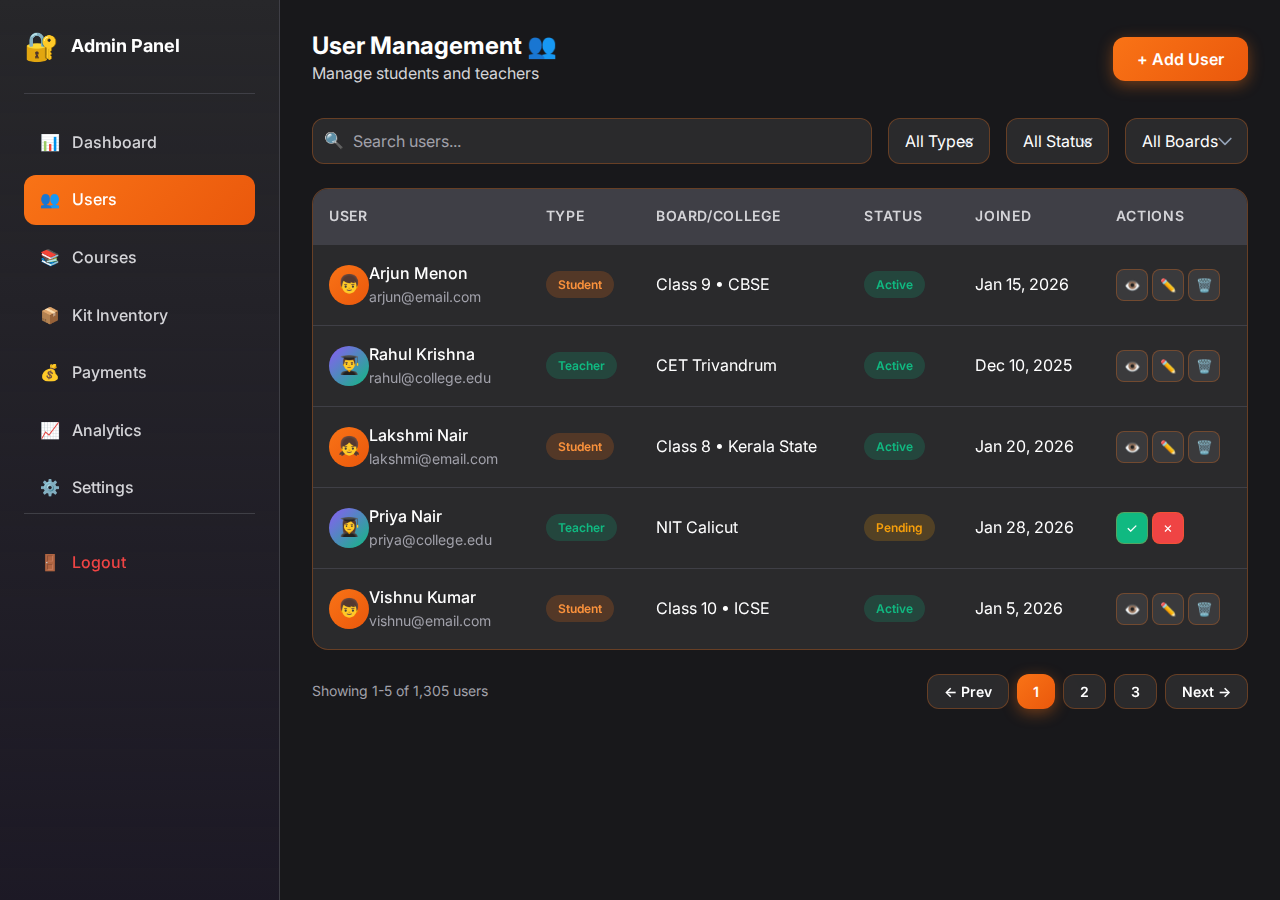
<file: admin/users.html>
<!DOCTYPE html>
<html lang="en" data-theme="dark">

<head>
    <meta charset="UTF-8">
    <meta name="viewport" content="width=device-width, initial-scale=1.0">
    <title>User Management | RoboLearn Kerala</title>
    <link href="https://fonts.googleapis.com/css2?family=Inter:wght@400;500;600;700;800&display=swap" rel="stylesheet">
    <link rel="stylesheet" href="../styles/main.css">
    <style>
        .user-filters {
            display: flex;
            flex-wrap: wrap;
            gap: var(--space-4);
            margin-bottom: var(--space-6);
            align-items: center;
        }

        .search-box {
            flex: 1;
            min-width: 200px;
            position: relative;
        }

        .search-box input {
            padding-left: 40px;
        }

        .search-box::before {
            content: '🔍';
            position: absolute;
            left: 12px;
            top: 50%;
            transform: translateY(-50%);
        }

        .user-avatar {
            width: 40px;
            height: 40px;
            border-radius: var(--radius-full);
            display: flex;
            align-items: center;
            justify-content: center;
            font-size: 18px;
        }

        .user-avatar.student {
            background: var(--gradient-primary);
        }

        .user-avatar.teacher {
            background: linear-gradient(135deg, #8b5cf6, #10b981);
        }

        .action-btn {
            width: 32px;
            height: 32px;
            display: inline-flex;
            align-items: center;
            justify-content: center;
            background: var(--glass-bg);
            border-radius: var(--radius-md);
            border: 1px solid var(--glass-border);
            cursor: pointer;
            transition: all var(--transition-fast);
        }

        .action-btn:hover {
            background: var(--glass-bg-light);
        }

        .mobile-menu-btn {
            display: none;
            position: fixed;
            top: var(--space-4);
            left: var(--space-4);
            z-index: 400;
            width: 44px;
            height: 44px;
            background: var(--accent);
            border-radius: var(--radius-lg);
            align-items: center;
            justify-content: center;
            font-size: 24px;
        }

        @media (max-width: 1024px) {
            .mobile-menu-btn {
                display: flex;
            }
        }
    </style>
</head>

<body>
    <button class="mobile-menu-btn" onclick="RoboLearn.toggleSidebar()">☰</button>
    <div class="dashboard">
        <aside class="sidebar"
            style="background: linear-gradient(180deg, var(--bg-secondary) 0%, rgba(124,58,237,0.05) 100%);">
            <div class="sidebar-brand"><span style="font-size:28px">🔐</span><span class="sidebar-brand-text">Admin
                    Panel</span></div>
            <nav class="sidebar-nav">
                <a href="dashboard.html" class="sidebar-link"><span>📊</span><span>Dashboard</span></a>
                <a href="users.html" class="sidebar-link active"><span>👥</span><span>Users</span></a>
                <a href="#" class="sidebar-link"><span>📚</span><span>Courses</span></a>
                <a href="#" class="sidebar-link"><span>📦</span><span>Kit Inventory</span></a>
                <a href="#" class="sidebar-link"><span>💰</span><span>Payments</span></a>
                <a href="#" class="sidebar-link"><span>📈</span><span>Analytics</span></a>
                <a href="#" class="sidebar-link"><span>⚙️</span><span>Settings</span></a>
            </nav>
            <div style="margin-top:auto;padding-top:var(--space-6);border-top:1px solid var(--border-color)">
                <a href="login.html" class="sidebar-link"
                    style="color:var(--error)"><span>🚪</span><span>Logout</span></a>
            </div>
        </aside>
        <main class="main-content">
            <div class="dashboard-header">
                <div>
                    <h1 class="dashboard-title">User Management 👥</h1>
                    <p class="dashboard-subtitle">Manage students and teachers</p>
                </div>
                <button class="btn btn-primary">+ Add User</button>
            </div>

            <div class="user-filters">
                <div class="search-box"><input type="text" class="form-input" placeholder="Search users..."></div>
                <select class="form-select" style="width:auto">
                    <option>All Types</option>
                    <option>Students</option>
                    <option>Teachers</option>
                </select>
                <select class="form-select" style="width:auto">
                    <option>All Status</option>
                    <option>Active</option>
                    <option>Pending</option>
                    <option>Inactive</option>
                </select>
                <select class="form-select" style="width:auto">
                    <option>All Boards</option>
                    <option>CBSE</option>
                    <option>ICSE</option>
                    <option>Kerala State</option>
                </select>
            </div>

            <div class="data-table-wrapper">
                <table class="data-table">
                    <thead>
                        <tr>
                            <th>User</th>
                            <th>Type</th>
                            <th>Board/College</th>
                            <th>Status</th>
                            <th>Joined</th>
                            <th>Actions</th>
                        </tr>
                    </thead>
                    <tbody>
                        <tr>
                            <td>
                                <div class="flex items-center gap-3">
                                    <div class="user-avatar student">👦</div>
                                    <div>
                                        <div style="font-weight:500">Arjun Menon</div>
                                        <div style="font-size:var(--font-size-sm);color:var(--text-muted)">
                                            arjun@email.com</div>
                                    </div>
                                </div>
                            </td>
                            <td><span class="badge badge-primary">Student</span></td>
                            <td>Class 9 • CBSE</td>
                            <td><span class="badge badge-success">Active</span></td>
                            <td>Jan 15, 2026</td>
                            <td><button class="action-btn">👁️</button> <button class="action-btn">✏️</button> <button
                                    class="action-btn">🗑️</button></td>
                        </tr>
                        <tr>
                            <td>
                                <div class="flex items-center gap-3">
                                    <div class="user-avatar teacher">👨‍🎓</div>
                                    <div>
                                        <div style="font-weight:500">Rahul Krishna</div>
                                        <div style="font-size:var(--font-size-sm);color:var(--text-muted)">
                                            rahul@college.edu</div>
                                    </div>
                                </div>
                            </td>
                            <td><span class="badge"
                                    style="background:rgba(16,185,129,0.2);color:var(--success)">Teacher</span></td>
                            <td>CET Trivandrum</td>
                            <td><span class="badge badge-success">Active</span></td>
                            <td>Dec 10, 2025</td>
                            <td><button class="action-btn">👁️</button> <button class="action-btn">✏️</button> <button
                                    class="action-btn">🗑️</button></td>
                        </tr>
                        <tr>
                            <td>
                                <div class="flex items-center gap-3">
                                    <div class="user-avatar student">👧</div>
                                    <div>
                                        <div style="font-weight:500">Lakshmi Nair</div>
                                        <div style="font-size:var(--font-size-sm);color:var(--text-muted)">
                                            lakshmi@email.com</div>
                                    </div>
                                </div>
                            </td>
                            <td><span class="badge badge-primary">Student</span></td>
                            <td>Class 8 • Kerala State</td>
                            <td><span class="badge badge-success">Active</span></td>
                            <td>Jan 20, 2026</td>
                            <td><button class="action-btn">👁️</button> <button class="action-btn">✏️</button> <button
                                    class="action-btn">🗑️</button></td>
                        </tr>
                        <tr>
                            <td>
                                <div class="flex items-center gap-3">
                                    <div class="user-avatar teacher">👩‍🎓</div>
                                    <div>
                                        <div style="font-weight:500">Priya Nair</div>
                                        <div style="font-size:var(--font-size-sm);color:var(--text-muted)">
                                            priya@college.edu</div>
                                    </div>
                                </div>
                            </td>
                            <td><span class="badge"
                                    style="background:rgba(16,185,129,0.2);color:var(--success)">Teacher</span></td>
                            <td>NIT Calicut</td>
                            <td><span class="badge badge-warning">Pending</span></td>
                            <td>Jan 28, 2026</td>
                            <td><button class="action-btn" style="background:var(--success);color:white">✓</button>
                                <button class="action-btn" style="background:var(--error);color:white">✗</button></td>
                        </tr>
                        <tr>
                            <td>
                                <div class="flex items-center gap-3">
                                    <div class="user-avatar student">👦</div>
                                    <div>
                                        <div style="font-weight:500">Vishnu Kumar</div>
                                        <div style="font-size:var(--font-size-sm);color:var(--text-muted)">
                                            vishnu@email.com</div>
                                    </div>
                                </div>
                            </td>
                            <td><span class="badge badge-primary">Student</span></td>
                            <td>Class 10 • ICSE</td>
                            <td><span class="badge badge-success">Active</span></td>
                            <td>Jan 5, 2026</td>
                            <td><button class="action-btn">👁️</button> <button class="action-btn">✏️</button> <button
                                    class="action-btn">🗑️</button></td>
                        </tr>
                    </tbody>
                </table>
            </div>
            <div class="flex justify-between items-center" style="margin-top:var(--space-6)">
                <div style="color:var(--text-muted);font-size:var(--font-size-sm)">Showing 1-5 of 1,305 users</div>
                <div class="flex gap-2">
                    <button class="btn btn-sm btn-secondary">← Prev</button>
                    <button class="btn btn-sm btn-primary">1</button>
                    <button class="btn btn-sm btn-secondary">2</button>
                    <button class="btn btn-sm btn-secondary">3</button>
                    <button class="btn btn-sm btn-secondary">Next →</button>
                </div>
            </div>
        </main>
    </div>
    <script src="../scripts/main.js"></script>
</body>

</html>
</file>
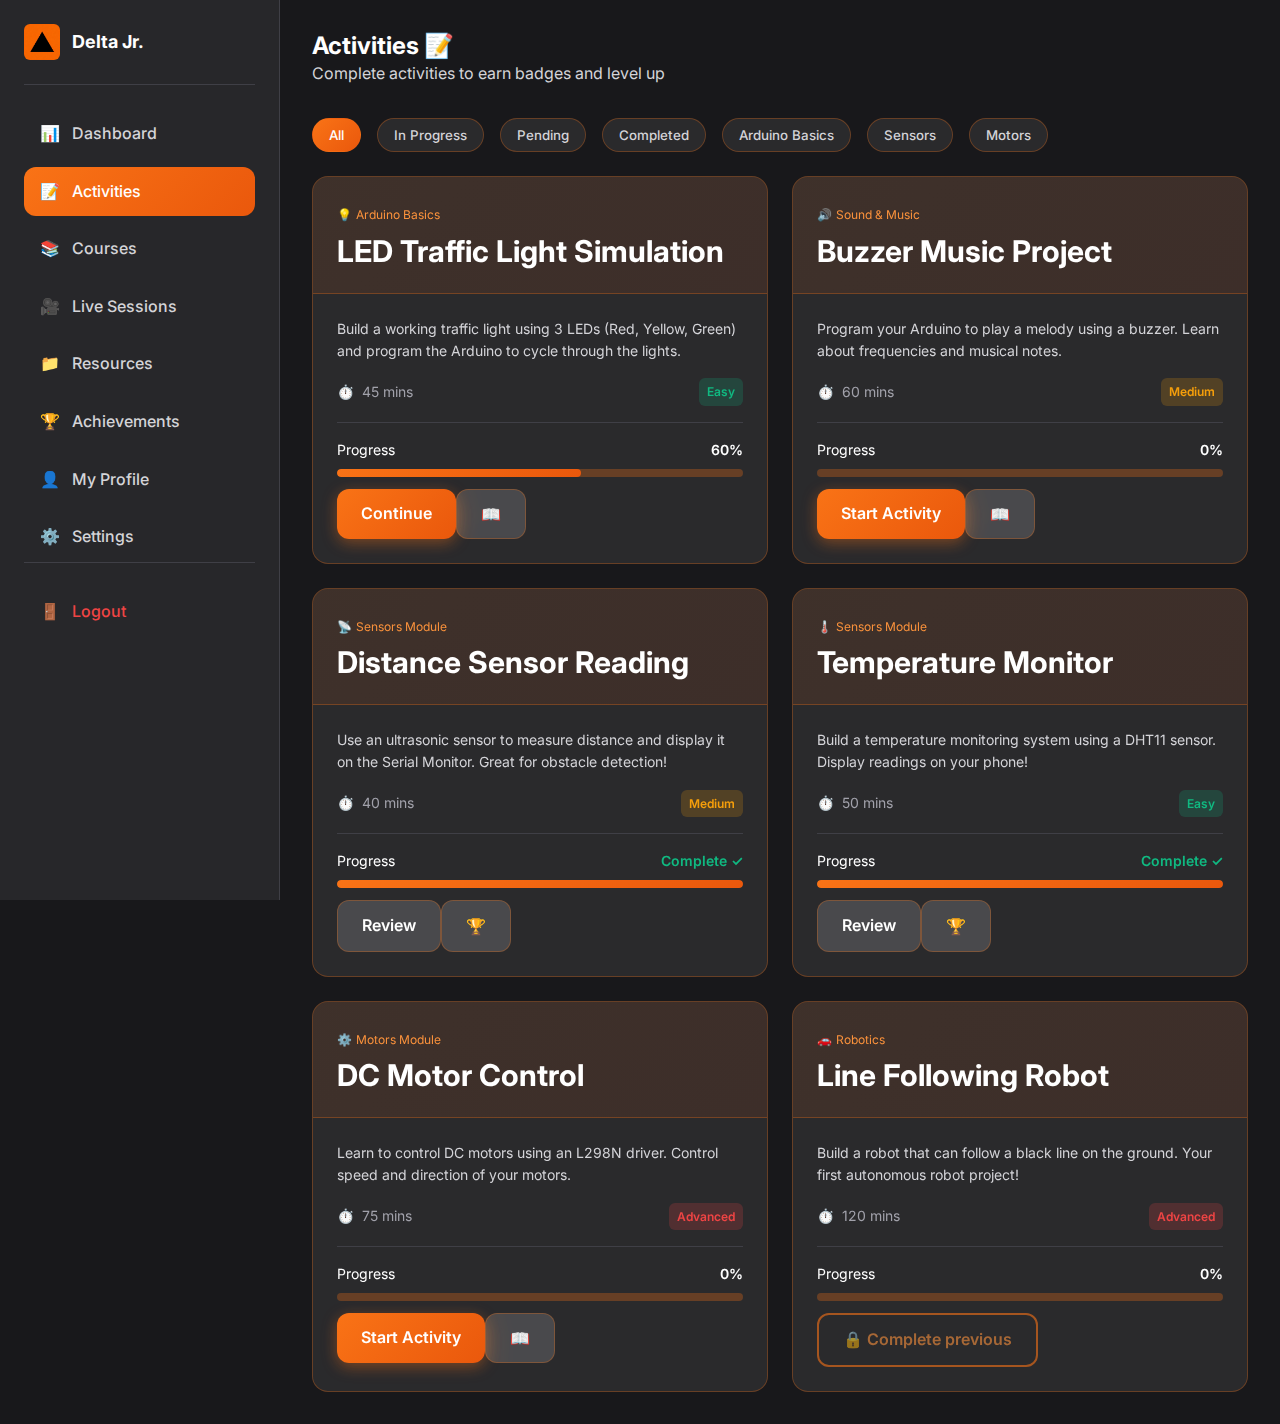
<file: student/activities.html>
<!DOCTYPE html>
<html lang="en" data-theme="dark">

<head>
    <meta charset="UTF-8">
    <meta name="viewport" content="width=device-width, initial-scale=1.0, maximum-scale=5.0, viewport-fit=cover">
    <meta name="description" content="Student Activities - Delta Robotics">
    <title>Activities | Delta Robotics</title>

    <link rel="preconnect" href="https://fonts.googleapis.com">
    <link rel="preconnect" href="https://fonts.gstatic.com" crossorigin>
    <link href="https://fonts.googleapis.com/css2?family=Inter:wght@400;500;600;700;800&display=swap" rel="stylesheet">
    <link rel="stylesheet" href="../styles/main.css">
    <link rel="stylesheet" href="../styles/mobile.css">

    <style>
        .filter-bar {
            display: flex;
            flex-wrap: wrap;
            gap: var(--space-4);
            margin-bottom: var(--space-6);
        }

        .filter-btn {
            padding: var(--space-2) var(--space-4);
            background: var(--glass-bg);
            border: 1px solid var(--glass-border);
            border-radius: var(--radius-full);
            color: var(--text-secondary);
            font-weight: 500;
            transition: all var(--transition-fast);
            cursor: pointer;
        }

        .filter-btn:hover,
        .filter-btn.active {
            background: var(--gradient-primary);
            color: var(--white);
            border-color: transparent;
        }

        .activity-grid {
            display: grid;
            grid-template-columns: repeat(auto-fill, minmax(340px, 1fr));
            gap: var(--space-6);
        }

        .activity-detail-card {
            background: var(--glass-bg);
            backdrop-filter: blur(20px);
            border: 1px solid var(--glass-border);
            border-radius: var(--radius-xl);
            overflow: hidden;
            transition: all var(--transition-base);
        }

        .activity-detail-card:hover {
            transform: translateY(-4px);
            box-shadow: var(--shadow-xl);
            border-color: rgba(249, 115, 22, 0.4);
        }

        .activity-header {
            padding: var(--space-6);
            background: var(--gradient-card);
            border-bottom: 1px solid var(--glass-border);
        }

        .activity-category {
            display: inline-flex;
            align-items: center;
            gap: var(--space-1);
            font-size: var(--font-size-xs);
            color: var(--primary-light);
            margin-bottom: var(--space-2);
        }

        .activity-body {
            padding: var(--space-6);
        }

        .activity-description {
            color: var(--text-secondary);
            font-size: var(--font-size-sm);
            margin-bottom: var(--space-4);
        }

        .activity-meta-row {
            display: flex;
            justify-content: space-between;
            align-items: center;
            margin-bottom: var(--space-4);
            padding-bottom: var(--space-4);
            border-bottom: 1px solid var(--border-color);
        }

        .activity-meta-item {
            display: flex;
            align-items: center;
            gap: var(--space-2);
            font-size: var(--font-size-sm);
            color: var(--text-muted);
        }

        .progress-bar {
            width: 100%;
            height: 8px;
            background: var(--glass-border);
            border-radius: var(--radius-full);
            overflow: hidden;
            margin-bottom: var(--space-3);
        }

        .progress-bar-fill {
            height: 100%;
            background: var(--gradient-primary);
            border-radius: var(--radius-full);
            transition: width 0.5s ease;
        }

        .difficulty-tag {
            display: inline-flex;
            align-items: center;
            gap: var(--space-1);
            padding: var(--space-1) var(--space-2);
            border-radius: var(--radius-sm);
            font-size: var(--font-size-xs);
            font-weight: 600;
        }

        .difficulty-tag.easy {
            background: rgba(16, 185, 129, 0.2);
            color: var(--success);
        }

        .difficulty-tag.medium {
            background: rgba(245, 158, 11, 0.2);
            color: var(--warning);
        }

        .difficulty-tag.hard {
            background: rgba(239, 68, 68, 0.2);
            color: var(--error);
        }

        .mobile-menu-btn {
            display: none;
            position: fixed;
            top: var(--space-4);
            left: var(--space-4);
            z-index: 400;
            width: 44px;
            height: 44px;
            background: var(--gradient-primary);
            border-radius: var(--radius-lg);
            align-items: center;
            justify-content: center;
            font-size: 24px;
        }

        @media (max-width: 1024px) {
            .mobile-menu-btn {
                display: flex;
            }
        }
    </style>
</head>

<body>
    <button class="mobile-menu-btn" onclick="DeltaRobotics.toggleSidebar()">☰</button>

    <div class="dashboard">
        <!-- Sidebar -->
        <aside class="sidebar">
            <div class="sidebar-brand">
                <img src="../assets/logo.png" alt="Delta Jr." style="height: 36px; border-radius: 6px;">
                <span class="sidebar-brand-text">Delta Jr.</span>
            </div>

            <nav class="sidebar-nav">
                <a href="dashboard.html" class="sidebar-link">
                    <span>📊</span>
                    <span>Dashboard</span>
                </a>
                <a href="activities.html" class="sidebar-link active">
                    <span>📝</span>
                    <span>Activities</span>
                </a>
                <a href="#" class="sidebar-link">
                    <span>📚</span>
                    <span>Courses</span>
                </a>
                <a href="#" class="sidebar-link">
                    <span>🎥</span>
                    <span>Live Sessions</span>
                </a>
                <a href="#" class="sidebar-link">
                    <span>📁</span>
                    <span>Resources</span>
                </a>
                <a href="#" class="sidebar-link">
                    <span>🏆</span>
                    <span>Achievements</span>
                </a>
                <a href="#" class="sidebar-link">
                    <span>👤</span>
                    <span>My Profile</span>
                </a>
                <a href="#" class="sidebar-link">
                    <span>⚙️</span>
                    <span>Settings</span>
                </a>
            </nav>

            <div style="margin-top: auto; padding-top: var(--space-6); border-top: 1px solid var(--border-color);">
                <a href="login.html" class="sidebar-link" style="color: var(--error);">
                    <span>🚪</span>
                    <span>Logout</span>
                </a>
            </div>
        </aside>

        <!-- Main Content -->
        <main class="main-content">
            <div class="dashboard-header">
                <div>
                    <h1 class="dashboard-title">Activities 📝</h1>
                    <p class="dashboard-subtitle">Complete activities to earn badges and level up</p>
                </div>
            </div>

            <!-- Filter Bar -->
            <div class="filter-bar">
                <button class="filter-btn active">All</button>
                <button class="filter-btn">In Progress</button>
                <button class="filter-btn">Pending</button>
                <button class="filter-btn">Completed</button>
                <button class="filter-btn">Arduino Basics</button>
                <button class="filter-btn">Sensors</button>
                <button class="filter-btn">Motors</button>
            </div>

            <!-- Activities Grid -->
            <div class="activity-grid">
                <div class="activity-detail-card">
                    <div class="activity-header">
                        <div class="activity-category">
                            <span>💡</span>
                            <span>Arduino Basics</span>
                        </div>
                        <h3>LED Traffic Light Simulation</h3>
                    </div>
                    <div class="activity-body">
                        <p class="activity-description">
                            Build a working traffic light using 3 LEDs (Red, Yellow, Green) and program the Arduino to
                            cycle through the lights.
                        </p>
                        <div class="activity-meta-row">
                            <div class="activity-meta-item">
                                <span>⏱️</span>
                                <span>45 mins</span>
                            </div>
                            <span class="difficulty-tag easy">Easy</span>
                        </div>
                        <div
                            style="margin-bottom: var(--space-2); font-size: var(--font-size-sm); display: flex; justify-content: space-between;">
                            <span>Progress</span>
                            <span style="font-weight: 600;">60%</span>
                        </div>
                        <div class="progress-bar">
                            <div class="progress-bar-fill" style="width: 60%;"></div>
                        </div>
                        <div class="flex gap-3">
                            <a href="#" class="btn btn-primary flex-1">Continue</a>
                            <button class="btn btn-secondary">📖</button>
                        </div>
                    </div>
                </div>

                <div class="activity-detail-card">
                    <div class="activity-header">
                        <div class="activity-category">
                            <span>🔊</span>
                            <span>Sound & Music</span>
                        </div>
                        <h3>Buzzer Music Project</h3>
                    </div>
                    <div class="activity-body">
                        <p class="activity-description">
                            Program your Arduino to play a melody using a buzzer. Learn about frequencies and musical
                            notes.
                        </p>
                        <div class="activity-meta-row">
                            <div class="activity-meta-item">
                                <span>⏱️</span>
                                <span>60 mins</span>
                            </div>
                            <span class="difficulty-tag medium">Medium</span>
                        </div>
                        <div
                            style="margin-bottom: var(--space-2); font-size: var(--font-size-sm); display: flex; justify-content: space-between;">
                            <span>Progress</span>
                            <span style="font-weight: 600;">0%</span>
                        </div>
                        <div class="progress-bar">
                            <div class="progress-bar-fill" style="width: 0%;"></div>
                        </div>
                        <div class="flex gap-3">
                            <a href="#" class="btn btn-primary flex-1">Start Activity</a>
                            <button class="btn btn-secondary">📖</button>
                        </div>
                    </div>
                </div>

                <div class="activity-detail-card">
                    <div class="activity-header">
                        <div class="activity-category">
                            <span>📡</span>
                            <span>Sensors Module</span>
                        </div>
                        <h3>Distance Sensor Reading</h3>
                    </div>
                    <div class="activity-body">
                        <p class="activity-description">
                            Use an ultrasonic sensor to measure distance and display it on the Serial Monitor. Great for
                            obstacle detection!
                        </p>
                        <div class="activity-meta-row">
                            <div class="activity-meta-item">
                                <span>⏱️</span>
                                <span>40 mins</span>
                            </div>
                            <span class="difficulty-tag medium">Medium</span>
                        </div>
                        <div
                            style="margin-bottom: var(--space-2); font-size: var(--font-size-sm); display: flex; justify-content: space-between;">
                            <span>Progress</span>
                            <span style="font-weight: 600; color: var(--success);">Complete ✓</span>
                        </div>
                        <div class="progress-bar">
                            <div class="progress-bar-fill" style="width: 100%;"></div>
                        </div>
                        <div class="flex gap-3">
                            <a href="#" class="btn btn-secondary flex-1">Review</a>
                            <button class="btn btn-secondary">🏆</button>
                        </div>
                    </div>
                </div>

                <div class="activity-detail-card">
                    <div class="activity-header">
                        <div class="activity-category">
                            <span>🌡️</span>
                            <span>Sensors Module</span>
                        </div>
                        <h3>Temperature Monitor</h3>
                    </div>
                    <div class="activity-body">
                        <p class="activity-description">
                            Build a temperature monitoring system using a DHT11 sensor. Display readings on your phone!
                        </p>
                        <div class="activity-meta-row">
                            <div class="activity-meta-item">
                                <span>⏱️</span>
                                <span>50 mins</span>
                            </div>
                            <span class="difficulty-tag easy">Easy</span>
                        </div>
                        <div
                            style="margin-bottom: var(--space-2); font-size: var(--font-size-sm); display: flex; justify-content: space-between;">
                            <span>Progress</span>
                            <span style="font-weight: 600; color: var(--success);">Complete ✓</span>
                        </div>
                        <div class="progress-bar">
                            <div class="progress-bar-fill" style="width: 100%;"></div>
                        </div>
                        <div class="flex gap-3">
                            <a href="#" class="btn btn-secondary flex-1">Review</a>
                            <button class="btn btn-secondary">🏆</button>
                        </div>
                    </div>
                </div>

                <div class="activity-detail-card">
                    <div class="activity-header">
                        <div class="activity-category">
                            <span>⚙️</span>
                            <span>Motors Module</span>
                        </div>
                        <h3>DC Motor Control</h3>
                    </div>
                    <div class="activity-body">
                        <p class="activity-description">
                            Learn to control DC motors using an L298N driver. Control speed and direction of your
                            motors.
                        </p>
                        <div class="activity-meta-row">
                            <div class="activity-meta-item">
                                <span>⏱️</span>
                                <span>75 mins</span>
                            </div>
                            <span class="difficulty-tag hard">Advanced</span>
                        </div>
                        <div
                            style="margin-bottom: var(--space-2); font-size: var(--font-size-sm); display: flex; justify-content: space-between;">
                            <span>Progress</span>
                            <span style="font-weight: 600;">0%</span>
                        </div>
                        <div class="progress-bar">
                            <div class="progress-bar-fill" style="width: 0%;"></div>
                        </div>
                        <div class="flex gap-3">
                            <a href="#" class="btn btn-primary flex-1">Start Activity</a>
                            <button class="btn btn-secondary">📖</button>
                        </div>
                    </div>
                </div>

                <div class="activity-detail-card">
                    <div class="activity-header">
                        <div class="activity-category">
                            <span>🚗</span>
                            <span>Robotics</span>
                        </div>
                        <h3>Line Following Robot</h3>
                    </div>
                    <div class="activity-body">
                        <p class="activity-description">
                            Build a robot that can follow a black line on the ground. Your first autonomous robot
                            project!
                        </p>
                        <div class="activity-meta-row">
                            <div class="activity-meta-item">
                                <span>⏱️</span>
                                <span>120 mins</span>
                            </div>
                            <span class="difficulty-tag hard">Advanced</span>
                        </div>
                        <div
                            style="margin-bottom: var(--space-2); font-size: var(--font-size-sm); display: flex; justify-content: space-between;">
                            <span>Progress</span>
                            <span style="font-weight: 600;">0%</span>
                        </div>
                        <div class="progress-bar">
                            <div class="progress-bar-fill" style="width: 0%;"></div>
                        </div>
                        <div class="flex gap-3">
                            <a href="#" class="btn btn-outline flex-1" style="opacity: 0.6;">🔒 Complete previous</a>
                        </div>
                    </div>
                </div>
            </div>
        </main>
    </div>

    <script src="../scripts/main.js"></script>
    <script>
        // Filter functionality
        const filterBtns = document.querySelectorAll('.filter-btn');
        filterBtns.forEach(btn => {
            btn.addEventListener('click', () => {
                filterBtns.forEach(b => b.classList.remove('active'));
                btn.classList.add('active');
                // Add filter logic here
            });
        });
    </script>
</body>

</html>
</file>
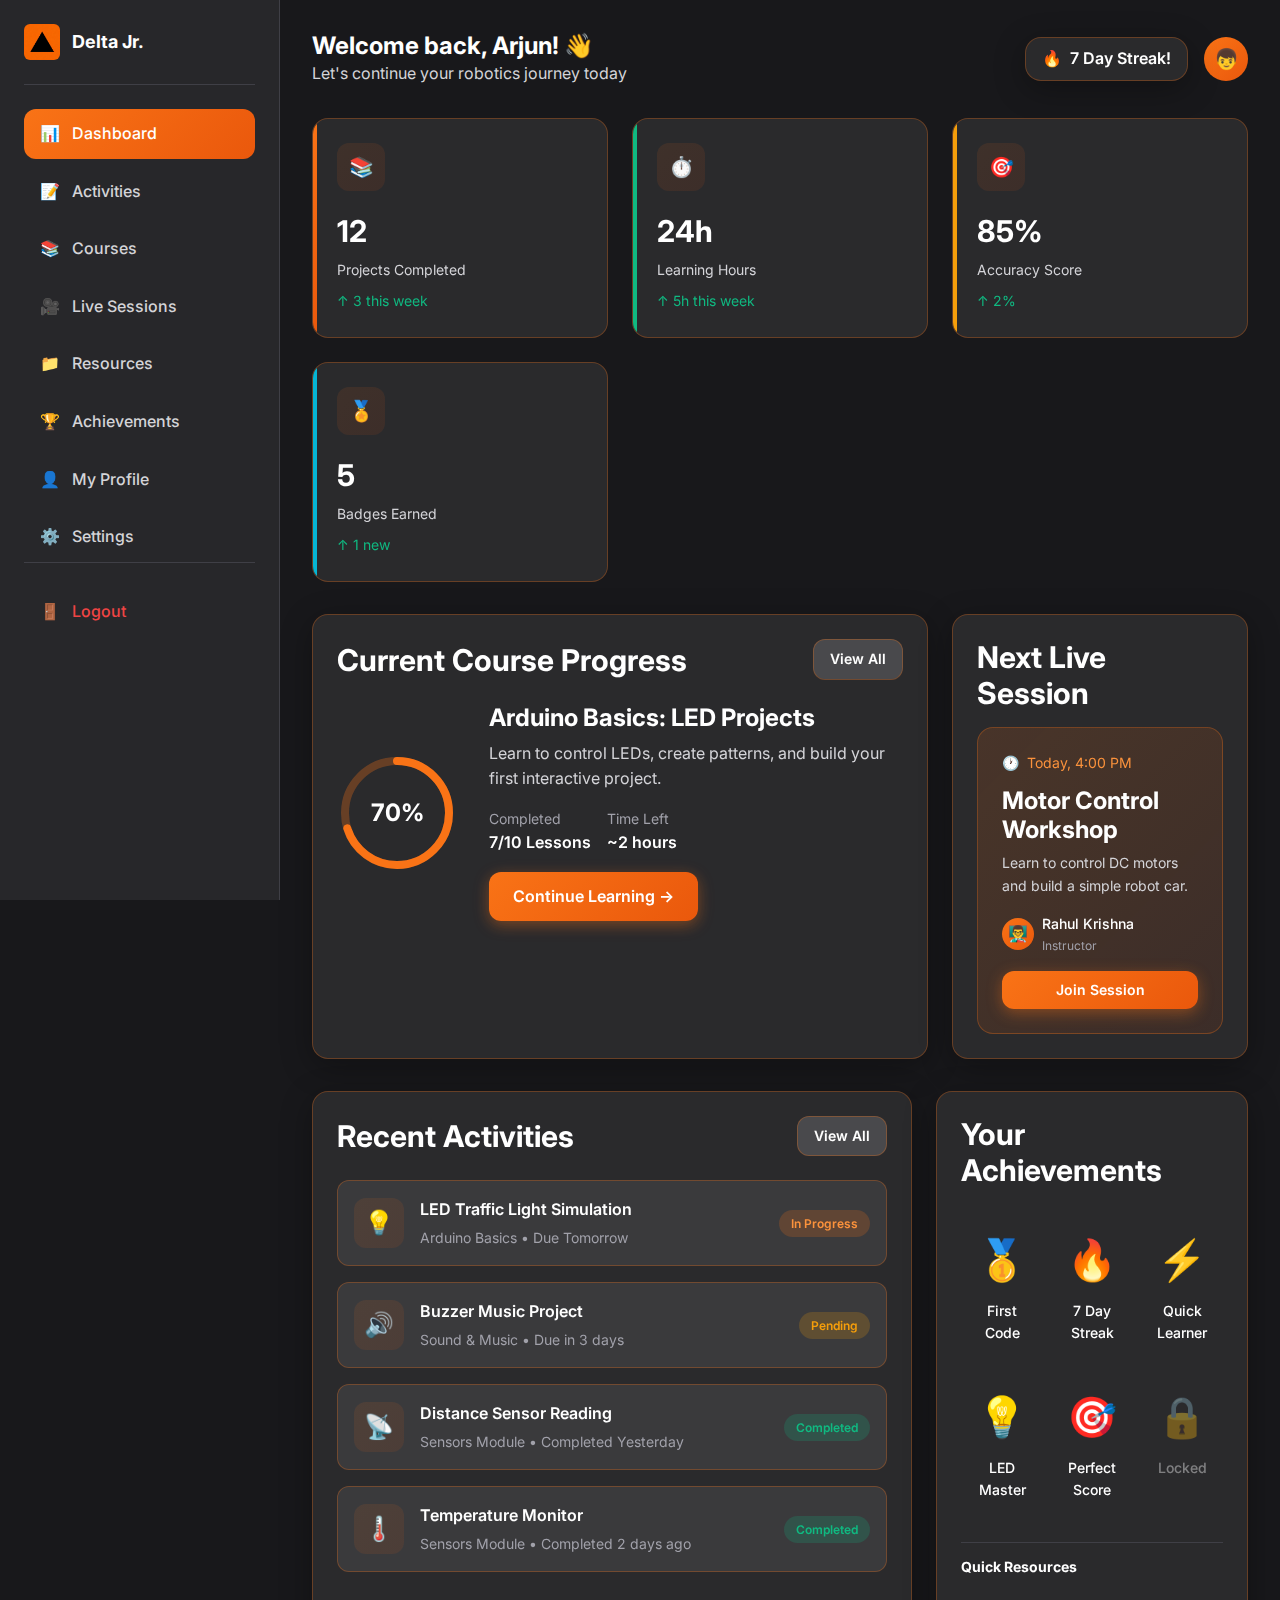
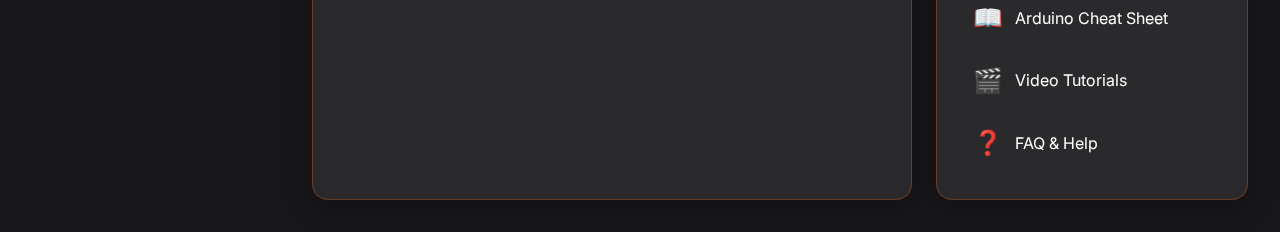
<file: student/dashboard.html>
<!DOCTYPE html>
<html lang="en" data-theme="dark">

<head>
    <meta charset="UTF-8">
    <meta name="viewport" content="width=device-width, initial-scale=1.0, maximum-scale=5.0, viewport-fit=cover">
    <meta name="description" content="Student Dashboard - Delta Robotics Robotics Education Platform">
    <title>Dashboard | Delta Robotics</title>

    <link rel="preconnect" href="https://fonts.googleapis.com">
    <link rel="preconnect" href="https://fonts.gstatic.com" crossorigin>
    <link href="https://fonts.googleapis.com/css2?family=Inter:wght@400;500;600;700;800&display=swap" rel="stylesheet">
    <link rel="stylesheet" href="../styles/main.css">
    <link rel="stylesheet" href="../styles/mobile.css">

    <style>
        .progress-ring {
            width: 120px;
            height: 120px;
            position: relative;
        }

        .progress-ring svg {
            transform: rotate(-90deg);
        }

        .progress-ring circle {
            fill: none;
            stroke-width: 8;
        }

        .progress-ring .bg {
            stroke: var(--glass-border);
        }

        .progress-ring .progress {
            stroke: url(#gradient);
            stroke-linecap: round;
            transition: stroke-dashoffset 0.5s ease;
        }

        .progress-value {
            position: absolute;
            top: 50%;
            left: 50%;
            transform: translate(-50%, -50%);
            font-size: var(--font-size-2xl);
            font-weight: 700;
        }

        .activity-card {
            display: flex;
            align-items: center;
            gap: var(--space-4);
            padding: var(--space-4);
            background: var(--glass-bg);
            border: 1px solid var(--glass-border);
            border-radius: var(--radius-lg);
            transition: all var(--transition-fast);
            cursor: pointer;
        }

        .activity-card:hover {
            background: var(--glass-bg-light);
            transform: translateX(4px);
        }

        .activity-icon {
            width: 50px;
            height: 50px;
            display: flex;
            align-items: center;
            justify-content: center;
            background: var(--gradient-card);
            border-radius: var(--radius-lg);
            font-size: 24px;
        }

        .activity-info {
            flex: 1;
        }

        .activity-title {
            font-weight: 600;
            margin-bottom: var(--space-1);
        }

        .activity-meta {
            font-size: var(--font-size-sm);
            color: var(--text-muted);
        }

        .activity-status {
            padding: var(--space-1) var(--space-3);
            border-radius: var(--radius-full);
            font-size: var(--font-size-xs);
            font-weight: 600;
        }

        .activity-status.pending {
            background: rgba(245, 158, 11, 0.2);
            color: var(--warning);
        }

        .activity-status.completed {
            background: rgba(16, 185, 129, 0.2);
            color: var(--success);
        }

        .activity-status.in-progress {
            background: rgba(249, 115, 22, 0.2);
            color: var(--primary-light);
        }

        .achievement-badge {
            display: flex;
            flex-direction: column;
            align-items: center;
            gap: var(--space-2);
            padding: var(--space-4);
            text-align: center;
        }

        .achievement-icon {
            font-size: 40px;
        }

        .achievement-name {
            font-size: var(--font-size-sm);
            font-weight: 500;
        }

        .quick-action {
            display: flex;
            flex-direction: column;
            align-items: center;
            gap: var(--space-3);
            padding: var(--space-6);
            background: var(--glass-bg);
            border: 1px solid var(--glass-border);
            border-radius: var(--radius-xl);
            text-align: center;
            cursor: pointer;
            transition: all var(--transition-base);
        }

        .quick-action:hover {
            background: var(--gradient-card);
            transform: translateY(-4px);
            border-color: var(--primary);
        }

        .quick-action-icon {
            font-size: 36px;
        }

        .upcoming-session {
            background: linear-gradient(135deg, rgba(249, 115, 22, 0.15) 0%, rgba(234, 88, 12, 0.1) 100%);
            border: 1px solid rgba(249, 115, 22, 0.3);
            border-radius: var(--radius-xl);
            padding: var(--space-6);
        }

        .session-time {
            display: flex;
            align-items: center;
            gap: var(--space-2);
            font-size: var(--font-size-sm);
            color: var(--primary-light);
            margin-bottom: var(--space-3);
        }

        .resource-item {
            display: flex;
            align-items: center;
            gap: var(--space-3);
            padding: var(--space-3);
            border-radius: var(--radius-md);
            transition: background var(--transition-fast);
            cursor: pointer;
        }

        .resource-item:hover {
            background: var(--glass-bg);
        }

        .resource-icon {
            font-size: 24px;
        }

        .mobile-menu-btn {
            display: none;
            position: fixed;
            top: var(--space-4);
            left: var(--space-4);
            z-index: 400;
            width: 44px;
            height: 44px;
            background: var(--gradient-primary);
            border-radius: var(--radius-lg);
            align-items: center;
            justify-content: center;
            font-size: 24px;
        }

        @media (max-width: 1024px) {
            .mobile-menu-btn {
                display: flex;
            }
        }
    </style>
</head>

<body>
    <button class="mobile-menu-btn" onclick="DeltaRobotics.toggleSidebar()">☰</button>

    <div class="dashboard">
        <!-- Sidebar -->
        <aside class="sidebar">
            <div class="sidebar-brand">
                <img src="../assets/logo.png" alt="Delta Jr." style="height: 36px; border-radius: 6px;">
                <span class="sidebar-brand-text">Delta Jr.</span>
            </div>

            <nav class="sidebar-nav">
                <a href="dashboard.html" class="sidebar-link active">
                    <span>📊</span>
                    <span>Dashboard</span>
                </a>
                <a href="activities.html" class="sidebar-link">
                    <span>📝</span>
                    <span>Activities</span>
                </a>
                <a href="#" class="sidebar-link">
                    <span>📚</span>
                    <span>Courses</span>
                </a>
                <a href="#" class="sidebar-link">
                    <span>🎥</span>
                    <span>Live Sessions</span>
                </a>
                <a href="#" class="sidebar-link">
                    <span>📁</span>
                    <span>Resources</span>
                </a>
                <a href="#" class="sidebar-link">
                    <span>🏆</span>
                    <span>Achievements</span>
                </a>
                <a href="#" class="sidebar-link">
                    <span>👤</span>
                    <span>My Profile</span>
                </a>
                <a href="#" class="sidebar-link">
                    <span>⚙️</span>
                    <span>Settings</span>
                </a>
            </nav>

            <div style="margin-top: auto; padding-top: var(--space-6); border-top: 1px solid var(--border-color);">
                <a href="login.html" class="sidebar-link" style="color: var(--error);">
                    <span>🚪</span>
                    <span>Logout</span>
                </a>
            </div>
        </aside>

        <!-- Main Content -->
        <main class="main-content">
            <div class="dashboard-header">
                <div>
                    <h1 class="dashboard-title">Welcome back, Arjun! 👋</h1>
                    <p class="dashboard-subtitle">Let's continue your robotics journey today</p>
                </div>
                <div class="flex gap-4 items-center">
                    <div class="glass-card-static"
                        style="padding: var(--space-2) var(--space-4); display: flex; align-items: center; gap: var(--space-2);">
                        <span>🔥</span>
                        <span style="font-weight: 600;">7 Day Streak!</span>
                    </div>
                    <div
                        style="width: 44px; height: 44px; background: var(--gradient-primary); border-radius: var(--radius-full); display: flex; align-items: center; justify-content: center; font-size: 20px;">
                        👦
                    </div>
                </div>
            </div>

            <!-- Stats Grid -->
            <div class="stats-grid">
                <div class="stat-card">
                    <div class="stat-icon">📚</div>
                    <div class="stat-value">12</div>
                    <div class="stat-label">Projects Completed</div>
                    <div class="stat-change positive">↑ 3 this week</div>
                </div>

                <div class="stat-card success">
                    <div class="stat-icon">⏱️</div>
                    <div class="stat-value">24h</div>
                    <div class="stat-label">Learning Hours</div>
                    <div class="stat-change positive">↑ 5h this week</div>
                </div>

                <div class="stat-card warning">
                    <div class="stat-icon">🎯</div>
                    <div class="stat-value">85%</div>
                    <div class="stat-label">Accuracy Score</div>
                    <div class="stat-change positive">↑ 2%</div>
                </div>

                <div class="stat-card info">
                    <div class="stat-icon">🏅</div>
                    <div class="stat-value">5</div>
                    <div class="stat-label">Badges Earned</div>
                    <div class="stat-change positive">↑ 1 new</div>
                </div>
            </div>

            <div class="grid grid-cols-1 lg:grid-cols-3 gap-6" style="margin-bottom: var(--space-8);">
                <!-- Current Progress -->
                <div class="glass-card-static" style="grid-column: span 2;">
                    <div class="flex justify-between items-center" style="margin-bottom: var(--space-6);">
                        <h3>Current Course Progress</h3>
                        <a href="#" class="btn btn-sm btn-secondary">View All</a>
                    </div>

                    <div class="flex gap-8 items-center">
                        <div class="progress-ring">
                            <svg width="120" height="120">
                                <defs>
                                    <linearGradient id="gradient" x1="0%" y1="0%" x2="100%" y2="0%">
                                        <stop offset="0%" stop-color="#F97316" />
                                        <stop offset="100%" stop-color="#F97316" />
                                    </linearGradient>
                                </defs>
                                <circle class="bg" cx="60" cy="60" r="52" />
                                <circle class="progress" cx="60" cy="60" r="52" stroke-dasharray="327"
                                    stroke-dashoffset="98" />
                            </svg>
                            <div class="progress-value">70%</div>
                        </div>

                        <div style="flex: 1;">
                            <h4 style="margin-bottom: var(--space-2);">Arduino Basics: LED Projects</h4>
                            <p style="color: var(--text-secondary); margin-bottom: var(--space-4);">
                                Learn to control LEDs, create patterns, and build your first interactive project.
                            </p>
                            <div class="flex gap-4">
                                <div>
                                    <div style="font-size: var(--font-size-sm); color: var(--text-muted);">Completed
                                    </div>
                                    <div style="font-weight: 600;">7/10 Lessons</div>
                                </div>
                                <div>
                                    <div style="font-size: var(--font-size-sm); color: var(--text-muted);">Time Left
                                    </div>
                                    <div style="font-weight: 600;">~2 hours</div>
                                </div>
                            </div>
                            <a href="#" class="btn btn-primary" style="margin-top: var(--space-4);">Continue Learning
                                →</a>
                        </div>
                    </div>
                </div>

                <!-- Upcoming Session -->
                <div class="glass-card-static">
                    <h3 style="margin-bottom: var(--space-4);">Next Live Session</h3>
                    <div class="upcoming-session">
                        <div class="session-time">
                            <span>🕐</span>
                            <span>Today, 4:00 PM</span>
                        </div>
                        <h4 style="margin-bottom: var(--space-2);">Motor Control Workshop</h4>
                        <p
                            style="font-size: var(--font-size-sm); color: var(--text-secondary); margin-bottom: var(--space-4);">
                            Learn to control DC motors and build a simple robot car.
                        </p>
                        <div class="flex gap-2 items-center" style="margin-bottom: var(--space-4);">
                            <div
                                style="width: 32px; height: 32px; background: var(--gradient-primary); border-radius: var(--radius-full); display: flex; align-items: center; justify-content: center;">
                                👨‍🏫
                            </div>
                            <div>
                                <div style="font-size: var(--font-size-sm); font-weight: 500;">Rahul Krishna</div>
                                <div style="font-size: var(--font-size-xs); color: var(--text-muted);">Instructor</div>
                            </div>
                        </div>
                        <a href="#" class="btn btn-primary btn-sm w-full">Join Session</a>
                    </div>
                </div>
            </div>

            <div class="grid grid-cols-1 lg:grid-cols-3 gap-6">
                <!-- Recent Activities -->
                <div class="glass-card-static" style="grid-column: span 2;">
                    <div class="flex justify-between items-center" style="margin-bottom: var(--space-6);">
                        <h3>Recent Activities</h3>
                        <a href="activities.html" class="btn btn-sm btn-secondary">View All</a>
                    </div>

                    <div class="flex flex-col gap-4">
                        <div class="activity-card">
                            <div class="activity-icon">💡</div>
                            <div class="activity-info">
                                <div class="activity-title">LED Traffic Light Simulation</div>
                                <div class="activity-meta">Arduino Basics • Due Tomorrow</div>
                            </div>
                            <span class="activity-status in-progress">In Progress</span>
                        </div>

                        <div class="activity-card">
                            <div class="activity-icon">🔊</div>
                            <div class="activity-info">
                                <div class="activity-title">Buzzer Music Project</div>
                                <div class="activity-meta">Sound & Music • Due in 3 days</div>
                            </div>
                            <span class="activity-status pending">Pending</span>
                        </div>

                        <div class="activity-card">
                            <div class="activity-icon">📡</div>
                            <div class="activity-info">
                                <div class="activity-title">Distance Sensor Reading</div>
                                <div class="activity-meta">Sensors Module • Completed Yesterday</div>
                            </div>
                            <span class="activity-status completed">Completed</span>
                        </div>

                        <div class="activity-card">
                            <div class="activity-icon">🌡️</div>
                            <div class="activity-info">
                                <div class="activity-title">Temperature Monitor</div>
                                <div class="activity-meta">Sensors Module • Completed 2 days ago</div>
                            </div>
                            <span class="activity-status completed">Completed</span>
                        </div>
                    </div>
                </div>

                <!-- Achievements -->
                <div class="glass-card-static">
                    <h3 style="margin-bottom: var(--space-6);">Your Achievements</h3>

                    <div class="grid grid-cols-3 gap-2">
                        <div class="achievement-badge">
                            <div class="achievement-icon">🥇</div>
                            <div class="achievement-name">First Code</div>
                        </div>
                        <div class="achievement-badge">
                            <div class="achievement-icon">🔥</div>
                            <div class="achievement-name">7 Day Streak</div>
                        </div>
                        <div class="achievement-badge">
                            <div class="achievement-icon">⚡</div>
                            <div class="achievement-name">Quick Learner</div>
                        </div>
                        <div class="achievement-badge">
                            <div class="achievement-icon">💡</div>
                            <div class="achievement-name">LED Master</div>
                        </div>
                        <div class="achievement-badge">
                            <div class="achievement-icon">🎯</div>
                            <div class="achievement-name">Perfect Score</div>
                        </div>
                        <div class="achievement-badge" style="opacity: 0.4;">
                            <div class="achievement-icon">🔒</div>
                            <div class="achievement-name">Locked</div>
                        </div>
                    </div>

                    <div
                        style="margin-top: var(--space-6); padding-top: var(--space-4); border-top: 1px solid var(--border-color);">
                        <h4 style="font-size: var(--font-size-sm); margin-bottom: var(--space-3);">Quick Resources</h4>
                        <div class="resource-item">
                            <span class="resource-icon">📖</span>
                            <span>Arduino Cheat Sheet</span>
                        </div>
                        <div class="resource-item">
                            <span class="resource-icon">🎬</span>
                            <span>Video Tutorials</span>
                        </div>
                        <div class="resource-item">
                            <span class="resource-icon">❓</span>
                            <span>FAQ & Help</span>
                        </div>
                    </div>
                </div>
            </div>
        </main>
    </div>

    <script src="../scripts/main.js"></script>
</body>

</html>
</file>
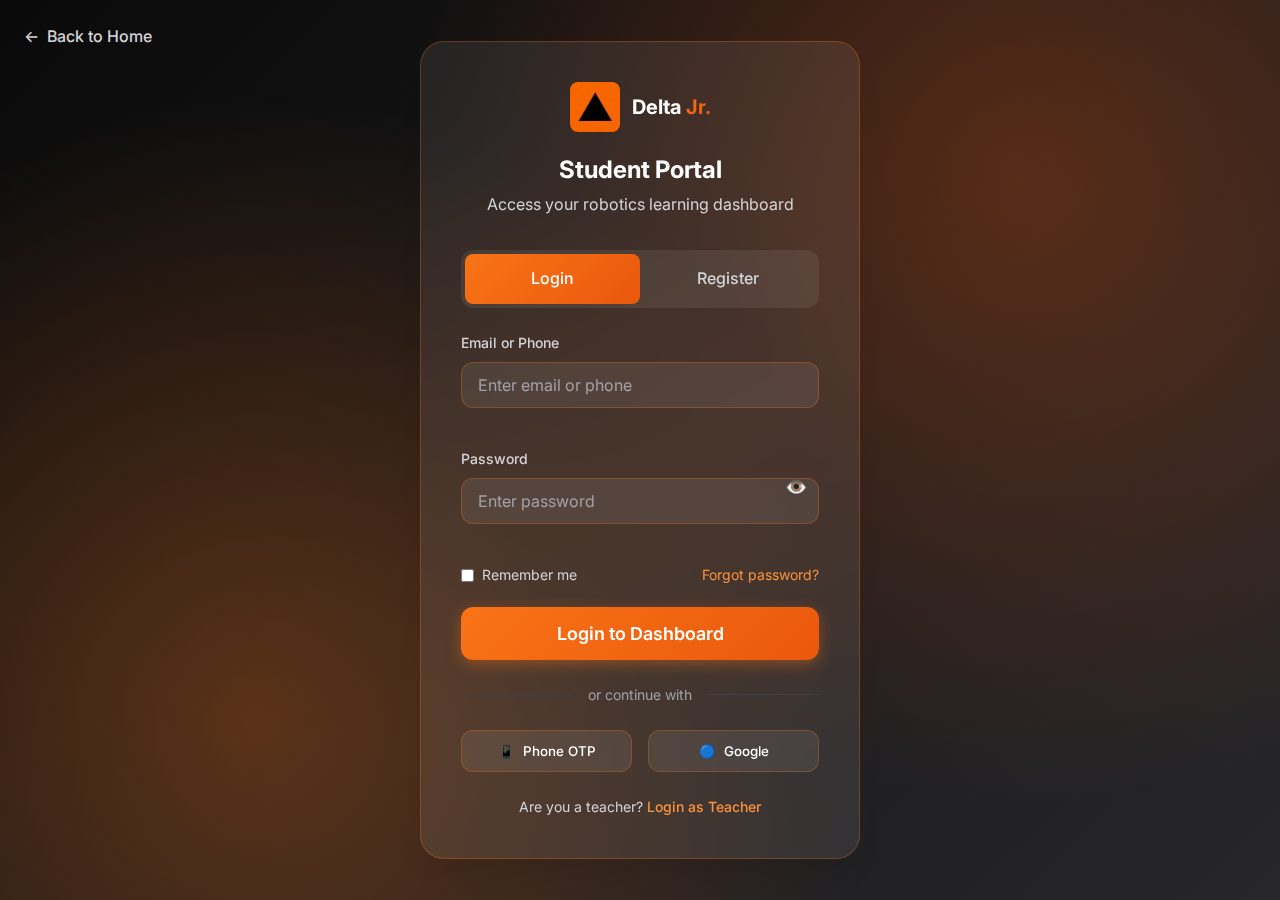
<file: student/login.html>
<!DOCTYPE html>
<html lang="en" data-theme="dark">

<head>
    <meta charset="UTF-8">
    <meta name="viewport" content="width=device-width, initial-scale=1.0, maximum-scale=5.0, viewport-fit=cover">
    <meta name="description" content="Student Login - Delta Robotics Robotics Education Platform">
    <title>Student Login | Delta Robotics</title>

    <link rel="preconnect" href="https://fonts.googleapis.com">
    <link rel="preconnect" href="https://fonts.gstatic.com" crossorigin>
    <link href="https://fonts.googleapis.com/css2?family=Inter:wght@400;500;600;700;800&display=swap" rel="stylesheet">
    <link rel="stylesheet" href="../styles/main.css">
    <link rel="stylesheet" href="../styles/mobile.css">

    <style>
        .auth-page {
            min-height: 100vh;
            display: flex;
            align-items: center;
            justify-content: center;
            background: var(--gradient-hero);
            position: relative;
            overflow: hidden;
            padding: var(--space-6);
        }

        .auth-page::before {
            content: '';
            position: absolute;
            top: 0;
            left: 0;
            right: 0;
            bottom: 0;
            background:
                radial-gradient(circle at 20% 80%, rgba(249, 115, 22, 0.3) 0%, transparent 50%),
                radial-gradient(circle at 80% 20%, rgba(234, 88, 12, 0.3) 0%, transparent 50%);
            pointer-events: none;
        }

        .auth-container {
            width: 100%;
            max-width: 440px;
            position: relative;
            z-index: 1;
        }

        .auth-card {
            background: var(--glass-bg);
            backdrop-filter: blur(20px);
            -webkit-backdrop-filter: blur(20px);
            border: 1px solid var(--glass-border);
            border-radius: var(--radius-2xl);
            padding: var(--space-10);
            box-shadow: var(--shadow-xl);
        }

        .auth-header {
            text-align: center;
            margin-bottom: var(--space-8);
        }

        .auth-logo {
            display: flex;
            align-items: center;
            justify-content: center;
            gap: var(--space-3);
            margin-bottom: var(--space-6);
        }

        .auth-logo-icon {
            font-size: 40px;
        }

        .auth-logo-text {
            font-size: var(--font-size-xl);
            font-weight: 700;
        }

        .auth-title {
            font-size: var(--font-size-2xl);
            margin-bottom: var(--space-2);
        }

        .auth-subtitle {
            color: var(--text-secondary);
        }

        .auth-tabs {
            display: flex;
            background: var(--glass-bg);
            border-radius: var(--radius-lg);
            padding: var(--space-1);
            margin-bottom: var(--space-6);
        }

        .auth-tab {
            flex: 1;
            padding: var(--space-3);
            text-align: center;
            font-weight: 500;
            color: var(--text-secondary);
            border-radius: var(--radius-md);
            cursor: pointer;
            transition: all var(--transition-fast);
        }

        .auth-tab.active {
            background: var(--gradient-primary);
            color: var(--white);
        }

        .auth-form {
            display: flex;
            flex-direction: column;
            gap: var(--space-5);
        }

        .form-row {
            display: grid;
            grid-template-columns: 1fr 1fr;
            gap: var(--space-4);
        }

        .auth-divider {
            display: flex;
            align-items: center;
            gap: var(--space-4);
            color: var(--text-muted);
            font-size: var(--font-size-sm);
        }

        .auth-divider::before,
        .auth-divider::after {
            content: '';
            flex: 1;
            height: 1px;
            background: var(--border-color);
        }

        .social-login {
            display: flex;
            gap: var(--space-4);
        }

        .social-btn {
            flex: 1;
            display: flex;
            align-items: center;
            justify-content: center;
            gap: var(--space-2);
            padding: var(--space-3);
            background: var(--glass-bg);
            border: 1px solid var(--glass-border);
            border-radius: var(--radius-lg);
            color: var(--text-primary);
            font-weight: 500;
            transition: all var(--transition-fast);
        }

        .social-btn:hover {
            background: var(--glass-bg-light);
            transform: translateY(-2px);
        }

        .auth-footer {
            text-align: center;
            margin-top: var(--space-6);
            color: var(--text-secondary);
            font-size: var(--font-size-sm);
        }

        .auth-footer a {
            color: var(--primary-light);
            font-weight: 500;
        }

        .password-toggle {
            position: absolute;
            right: 12px;
            top: 50%;
            transform: translateY(-50%);
            background: none;
            color: var(--text-muted);
            font-size: 18px;
            cursor: pointer;
        }

        .form-group {
            position: relative;
        }

        .back-link {
            position: absolute;
            top: var(--space-6);
            left: var(--space-6);
            display: flex;
            align-items: center;
            gap: var(--space-2);
            color: var(--text-secondary);
            font-weight: 500;
            z-index: 10;
        }

        .back-link:hover {
            color: var(--white);
        }

        /* Hide forms by default */
        .form-panel {
            display: none;
        }

        .form-panel.active {
            display: block;
        }
    </style>
</head>

<body>
    <div class="auth-page">
        <a href="../index.html" class="back-link">
            <span>←</span>
            <span>Back to Home</span>
        </a>

        <div class="auth-container">
            <div class="auth-card">
                <div class="auth-header">
                    <div class="auth-logo">
                        <img src="../assets/logo.png" alt="Delta Robotics Jr."
                            style="height: 50px; border-radius: 8px;">
                        <span class="auth-logo-text">Delta <span class="text-gradient">Jr.</span></span>
                    </div>
                    <h1 class="auth-title">Student Portal</h1>
                    <p class="auth-subtitle">Access your robotics learning dashboard</p>
                </div>

                <div class="auth-tabs">
                    <div class="auth-tab active" data-tab="login">Login</div>
                    <div class="auth-tab" data-tab="register">Register</div>
                </div>

                <!-- Login Form -->
                <div class="form-panel active" id="loginForm">
                    <form class="auth-form" onsubmit="handleLogin(event)">
                        <div class="form-group">
                            <label class="form-label">Email or Phone</label>
                            <input type="text" class="form-input" placeholder="Enter email or phone" required>
                        </div>

                        <div class="form-group">
                            <label class="form-label">Password</label>
                            <input type="password" class="form-input" id="loginPassword" placeholder="Enter password"
                                required>
                            <button type="button" class="password-toggle"
                                onclick="togglePassword('loginPassword')">👁️</button>
                        </div>

                        <div class="flex justify-between items-center">
                            <label style="display: flex; align-items: center; gap: var(--space-2); cursor: pointer;">
                                <input type="checkbox" style="accent-color: var(--primary);">
                                <span style="font-size: var(--font-size-sm); color: var(--text-secondary);">Remember
                                    me</span>
                            </label>
                            <a href="#" style="font-size: var(--font-size-sm);">Forgot password?</a>
                        </div>

                        <button type="submit" class="btn btn-primary btn-lg w-full">
                            Login to Dashboard
                        </button>
                    </form>

                    <div class="auth-divider" style="margin: var(--space-6) 0;">or continue with</div>

                    <div class="social-login">
                        <button class="social-btn">
                            <span>📱</span>
                            <span>Phone OTP</span>
                        </button>
                        <button class="social-btn">
                            <span>🔵</span>
                            <span>Google</span>
                        </button>
                    </div>
                </div>

                <!-- Register Form -->
                <div class="form-panel" id="registerForm">
                    <form class="auth-form" onsubmit="handleRegister(event)">
                        <div class="form-row">
                            <div class="form-group">
                                <label class="form-label">First Name</label>
                                <input type="text" class="form-input" placeholder="First name" required>
                            </div>
                            <div class="form-group">
                                <label class="form-label">Last Name</label>
                                <input type="text" class="form-input" placeholder="Last name" required>
                            </div>
                        </div>

                        <div class="form-group">
                            <label class="form-label">Email</label>
                            <input type="email" class="form-input" placeholder="Enter your email" required>
                        </div>

                        <div class="form-group">
                            <label class="form-label">Phone Number</label>
                            <input type="tel" class="form-input" placeholder="+91 XXXXX XXXXX" required>
                        </div>

                        <div class="form-row">
                            <div class="form-group">
                                <label class="form-label">Class</label>
                                <select class="form-select" required>
                                    <option value="">Select Class</option>
                                    <option value="7">Class 7</option>
                                    <option value="8">Class 8</option>
                                    <option value="9">Class 9</option>
                                    <option value="10">Class 10</option>
                                </select>
                            </div>
                            <div class="form-group">
                                <label class="form-label">Board</label>
                                <select class="form-select" required>
                                    <option value="">Select Board</option>
                                    <option value="cbse">CBSE</option>
                                    <option value="icse">ICSE</option>
                                    <option value="state">Kerala State</option>
                                </select>
                            </div>
                        </div>

                        <div class="form-group">
                            <label class="form-label">Password</label>
                            <input type="password" class="form-input" id="registerPassword"
                                placeholder="Create password" required>
                            <button type="button" class="password-toggle"
                                onclick="togglePassword('registerPassword')">👁️</button>
                        </div>

                        <label style="display: flex; align-items: flex-start; gap: var(--space-2); cursor: pointer;">
                            <input type="checkbox" style="accent-color: var(--primary); margin-top: 4px;" required>
                            <span style="font-size: var(--font-size-sm); color: var(--text-secondary);">
                                I agree to the <a href="#">Terms of Service</a> and <a href="#">Privacy Policy</a>
                            </span>
                        </label>

                        <button type="submit" class="btn btn-primary btn-lg w-full">
                            Create Account
                        </button>
                    </form>
                </div>

                <div class="auth-footer">
                    Are you a teacher? <a href="../teacher/login.html">Login as Teacher</a>
                </div>
            </div>
        </div>
    </div>

    <script src="../scripts/main.js"></script>
    <script>
        // Tab switching
        const tabs = document.querySelectorAll('.auth-tab');
        const panels = document.querySelectorAll('.form-panel');

        tabs.forEach(tab => {
            tab.addEventListener('click', () => {
                const target = tab.dataset.tab;

                tabs.forEach(t => t.classList.remove('active'));
                panels.forEach(p => p.classList.remove('active'));

                tab.classList.add('active');
                document.getElementById(target + 'Form').classList.add('active');
            });
        });

        // Password toggle
        function togglePassword(inputId) {
            const input = document.getElementById(inputId);
            input.type = input.type === 'password' ? 'text' : 'password';
        }

        // Login handler
        function handleLogin(e) {
            e.preventDefault();
            // Simulate login - redirect to dashboard
            window.location.href = 'dashboard.html';
        }

        // Register handler
        function handleRegister(e) {
            e.preventDefault();
            // Simulate registration - redirect to dashboard
            DeltaRobotics.showToast('Registration successful! Redirecting...', 'success');
            setTimeout(() => {
                window.location.href = 'dashboard.html';
            }, 1500);
        }
    </script>
</body>

</html>
</file>
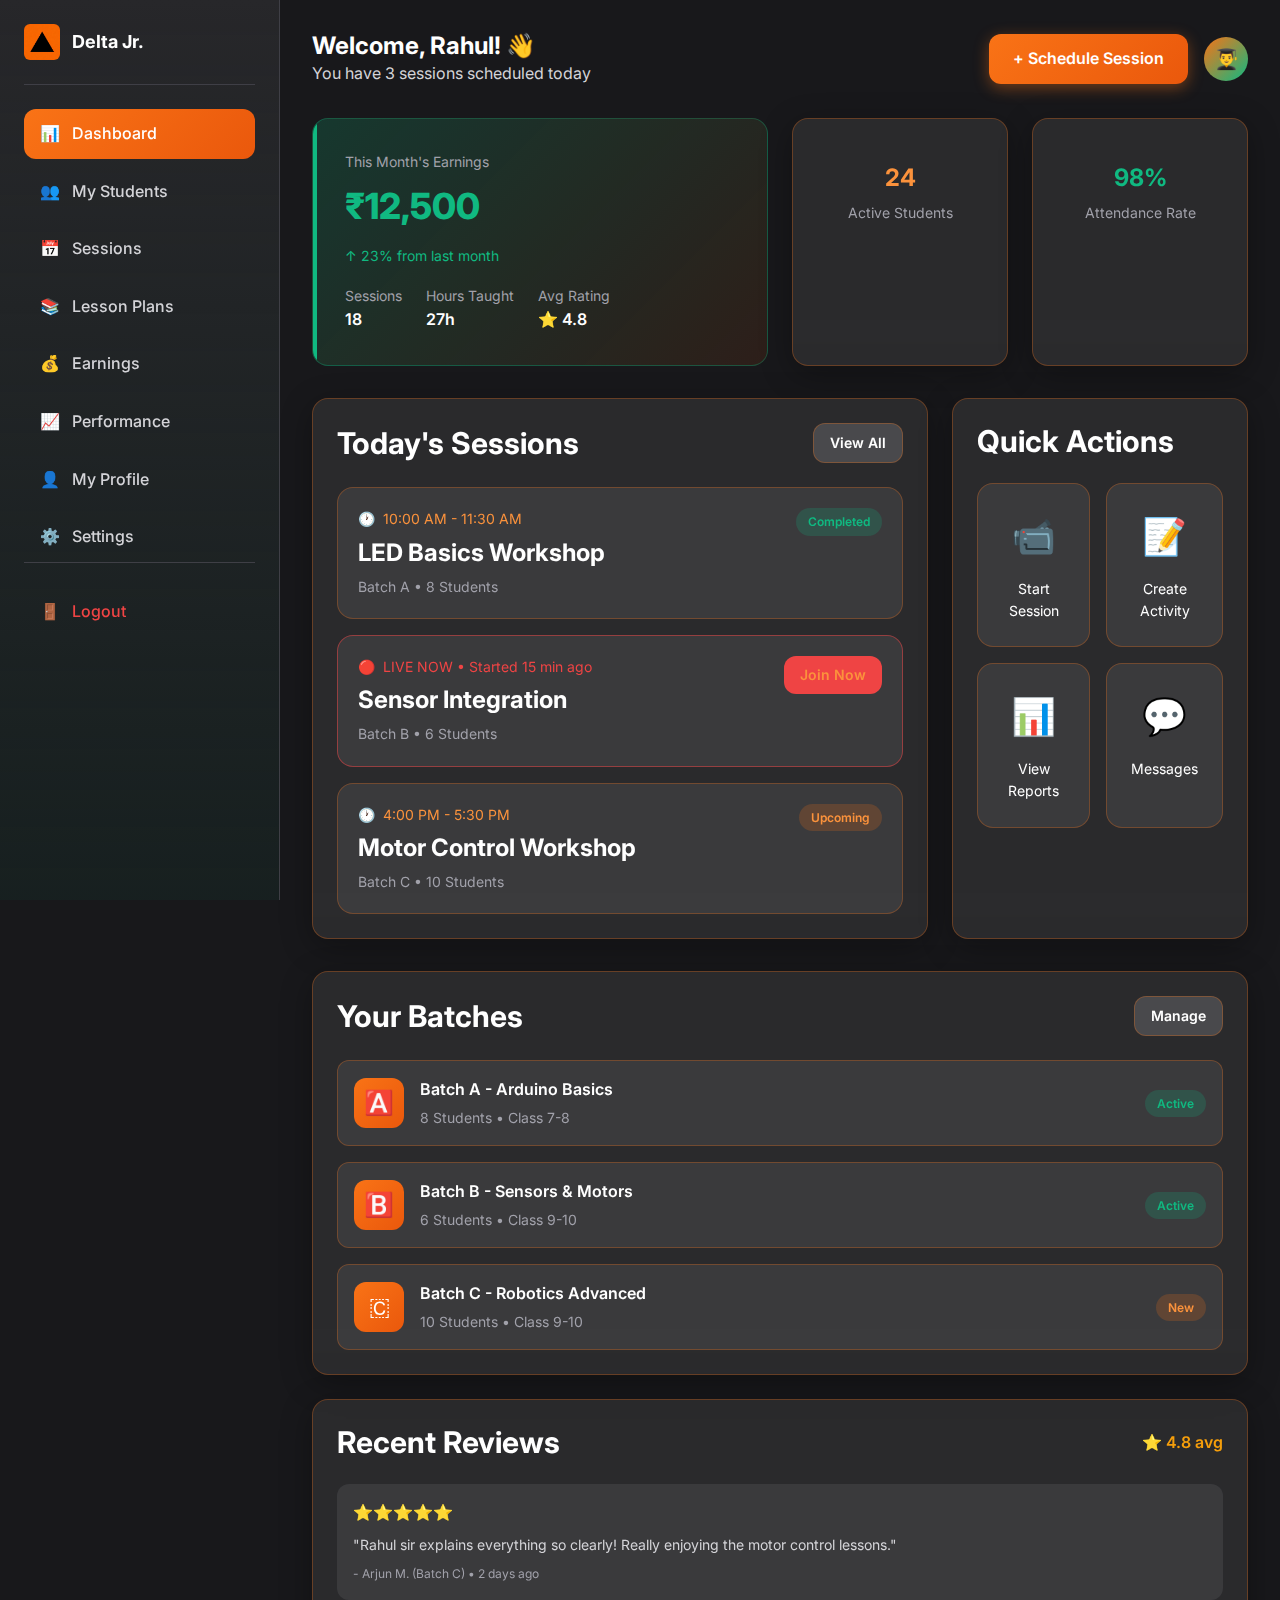
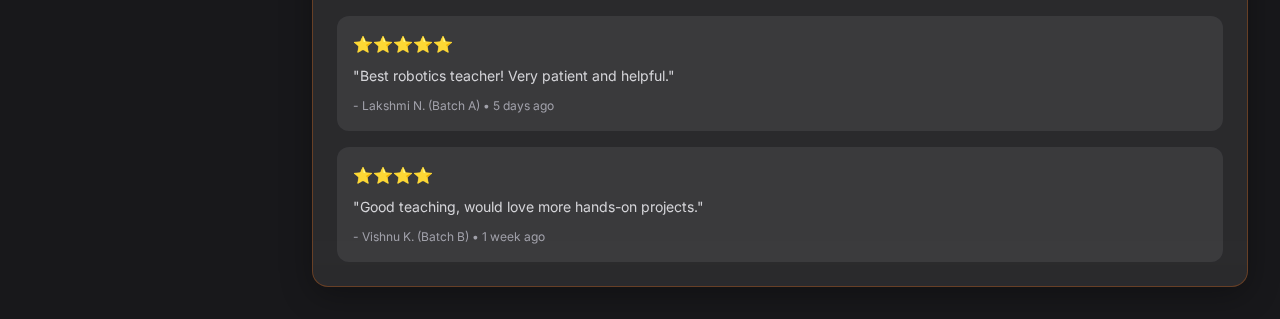
<file: teacher/dashboard.html>
<!DOCTYPE html>
<html lang="en" data-theme="dark">

<head>
    <meta charset="UTF-8">
    <meta name="viewport" content="width=device-width, initial-scale=1.0, maximum-scale=5.0, viewport-fit=cover">
    <meta name="description" content="Teacher Dashboard - Delta Robotics">
    <title>Teacher Dashboard | Delta Robotics</title>

    <link rel="preconnect" href="https://fonts.googleapis.com">
    <link rel="preconnect" href="https://fonts.gstatic.com" crossorigin>
    <link href="https://fonts.googleapis.com/css2?family=Inter:wght@400;500;600;700;800&display=swap" rel="stylesheet">
    <link rel="stylesheet" href="../styles/main.css">
    <link rel="stylesheet" href="../styles/mobile.css">

    <style>
        .earnings-card {
            background: linear-gradient(135deg, rgba(16, 185, 129, 0.2) 0%, rgba(234, 88, 12, 0.1) 100%);
            border: 1px solid rgba(16, 185, 129, 0.3);
            border-radius: var(--radius-xl);
            padding: var(--space-8);
            position: relative;
            overflow: hidden;
        }

        .earnings-card::before {
            content: '';
            position: absolute;
            top: 0;
            left: 0;
            width: 4px;
            height: 100%;
            background: var(--success);
        }

        .earnings-label {
            font-size: var(--font-size-sm);
            color: var(--text-muted);
            margin-bottom: var(--space-1);
        }

        .earnings-value {
            font-size: var(--font-size-4xl);
            font-weight: 800;
            color: var(--success);
            margin-bottom: var(--space-2);
        }

        .earnings-change {
            display: inline-flex;
            align-items: center;
            gap: var(--space-1);
            font-size: var(--font-size-sm);
            color: var(--success);
        }

        .session-card {
            background: var(--glass-bg);
            border: 1px solid var(--glass-border);
            border-radius: var(--radius-xl);
            padding: var(--space-5);
            transition: all var(--transition-fast);
        }

        .session-card:hover {
            transform: translateY(-2px);
            border-color: var(--primary);
        }

        .session-time {
            display: flex;
            align-items: center;
            gap: var(--space-2);
            font-size: var(--font-size-sm);
            color: var(--primary-light);
            margin-bottom: var(--space-2);
        }

        .session-status {
            padding: var(--space-1) var(--space-3);
            border-radius: var(--radius-full);
            font-size: var(--font-size-xs);
            font-weight: 600;
        }

        .session-status.upcoming {
            background: rgba(249, 115, 22, 0.2);
            color: var(--primary-light);
        }

        .session-status.live {
            background: rgba(239, 68, 68, 0.2);
            color: var(--error);
            animation: pulse 2s infinite;
        }

        .session-status.completed {
            background: rgba(16, 185, 129, 0.2);
            color: var(--success);
        }

        .student-batch {
            display: flex;
            align-items: center;
            gap: var(--space-4);
            padding: var(--space-4);
            background: var(--glass-bg);
            border: 1px solid var(--glass-border);
            border-radius: var(--radius-lg);
            transition: all var(--transition-fast);
            cursor: pointer;
        }

        .student-batch:hover {
            background: var(--glass-bg-light);
        }

        .batch-avatar {
            width: 50px;
            height: 50px;
            background: var(--gradient-primary);
            border-radius: var(--radius-lg);
            display: flex;
            align-items: center;
            justify-content: center;
            font-size: 24px;
        }

        .batch-info {
            flex: 1;
        }

        .batch-name {
            font-weight: 600;
            margin-bottom: var(--space-1);
        }

        .batch-meta {
            font-size: var(--font-size-sm);
            color: var(--text-muted);
        }

        .quick-stat {
            text-align: center;
            padding: var(--space-4);
        }

        .quick-stat-value {
            font-size: var(--font-size-2xl);
            font-weight: 700;
            margin-bottom: var(--space-1);
        }

        .quick-stat-label {
            font-size: var(--font-size-sm);
            color: var(--text-muted);
        }

        .calendar-widget {
            display: grid;
            grid-template-columns: repeat(7, 1fr);
            gap: var(--space-1);
        }

        .calendar-day {
            aspect-ratio: 1;
            display: flex;
            align-items: center;
            justify-content: center;
            font-size: var(--font-size-sm);
            border-radius: var(--radius-sm);
            cursor: pointer;
        }

        .calendar-day:hover {
            background: var(--glass-bg);
        }

        .calendar-day.today {
            background: var(--gradient-primary);
            font-weight: 600;
        }

        .calendar-day.has-session::after {
            content: '';
            position: absolute;
            bottom: 2px;
            width: 4px;
            height: 4px;
            background: var(--success);
            border-radius: 50%;
        }

        .action-card {
            display: flex;
            flex-direction: column;
            align-items: center;
            gap: var(--space-3);
            padding: var(--space-6);
            background: var(--glass-bg);
            border: 1px solid var(--glass-border);
            border-radius: var(--radius-xl);
            text-align: center;
            cursor: pointer;
            transition: all var(--transition-base);
        }

        .action-card:hover {
            background: var(--gradient-card);
            transform: translateY(-4px);
            border-color: var(--primary);
        }

        .action-icon {
            font-size: 36px;
        }

        .mobile-menu-btn {
            display: none;
            position: fixed;
            top: var(--space-4);
            left: var(--space-4);
            z-index: 400;
            width: 44px;
            height: 44px;
            background: linear-gradient(135deg, #F97316 0%, #10b981 100%);
            border-radius: var(--radius-lg);
            align-items: center;
            justify-content: center;
            font-size: 24px;
        }

        @media (max-width: 1024px) {
            .mobile-menu-btn {
                display: flex;
            }
        }
    </style>
</head>

<body>
    <button class="mobile-menu-btn" onclick="DeltaRobotics.toggleSidebar()">☰</button>

    <div class="dashboard">
        <!-- Sidebar -->
        <aside class="sidebar"
            style="background: linear-gradient(180deg, var(--bg-secondary) 0%, rgba(16, 185, 129, 0.05) 100%);">
            <div class="sidebar-brand">
                <img src="../assets/logo.png" alt="Delta Jr." style="height: 36px; border-radius: 6px;">
                <span class="sidebar-brand-text">Delta Jr.</span>
            </div>

            <nav class="sidebar-nav">
                <a href="dashboard.html" class="sidebar-link active">
                    <span>📊</span>
                    <span>Dashboard</span>
                </a>
                <a href="students.html" class="sidebar-link">
                    <span>👥</span>
                    <span>My Students</span>
                </a>
                <a href="#" class="sidebar-link">
                    <span>📅</span>
                    <span>Sessions</span>
                </a>
                <a href="#" class="sidebar-link">
                    <span>📚</span>
                    <span>Lesson Plans</span>
                </a>
                <a href="earnings.html" class="sidebar-link">
                    <span>💰</span>
                    <span>Earnings</span>
                </a>
                <a href="#" class="sidebar-link">
                    <span>📈</span>
                    <span>Performance</span>
                </a>
                <a href="#" class="sidebar-link">
                    <span>👤</span>
                    <span>My Profile</span>
                </a>
                <a href="#" class="sidebar-link">
                    <span>⚙️</span>
                    <span>Settings</span>
                </a>
            </nav>

            <div style="margin-top: auto; padding-top: var(--space-6); border-top: 1px solid var(--border-color);">
                <a href="login.html" class="sidebar-link" style="color: var(--error);">
                    <span>🚪</span>
                    <span>Logout</span>
                </a>
            </div>
        </aside>

        <!-- Main Content -->
        <main class="main-content">
            <div class="dashboard-header">
                <div>
                    <h1 class="dashboard-title">Welcome, Rahul! 👋</h1>
                    <p class="dashboard-subtitle">You have 3 sessions scheduled today</p>
                </div>
                <div class="flex gap-4 items-center">
                    <a href="#" class="btn btn-primary">+ Schedule Session</a>
                    <div
                        style="width: 44px; height: 44px; background: linear-gradient(135deg, #F97316, #10b981); border-radius: var(--radius-full); display: flex; align-items: center; justify-content: center; font-size: 20px;">
                        👨‍🎓
                    </div>
                </div>
            </div>

            <!-- Earnings & Quick Stats -->
            <div class="grid grid-cols-1 lg:grid-cols-4 gap-6" style="margin-bottom: var(--space-8);">
                <div class="earnings-card" style="grid-column: span 2;">
                    <div class="earnings-label">This Month's Earnings</div>
                    <div class="earnings-value">₹12,500</div>
                    <div class="earnings-change">↑ 23% from last month</div>
                    <div style="margin-top: var(--space-4); display: flex; gap: var(--space-6);">
                        <div>
                            <div style="font-size: var(--font-size-sm); color: var(--text-muted);">Sessions</div>
                            <div style="font-weight: 600;">18</div>
                        </div>
                        <div>
                            <div style="font-size: var(--font-size-sm); color: var(--text-muted);">Hours Taught</div>
                            <div style="font-weight: 600;">27h</div>
                        </div>
                        <div>
                            <div style="font-size: var(--font-size-sm); color: var(--text-muted);">Avg Rating</div>
                            <div style="font-weight: 600;">⭐ 4.8</div>
                        </div>
                    </div>
                </div>

                <div class="glass-card-static">
                    <div class="quick-stat">
                        <div class="quick-stat-value" style="color: var(--primary-light);">24</div>
                        <div class="quick-stat-label">Active Students</div>
                    </div>
                </div>

                <div class="glass-card-static">
                    <div class="quick-stat">
                        <div class="quick-stat-value" style="color: var(--success);">98%</div>
                        <div class="quick-stat-label">Attendance Rate</div>
                    </div>
                </div>
            </div>

            <div class="grid grid-cols-1 lg:grid-cols-3 gap-6" style="margin-bottom: var(--space-8);">
                <!-- Today's Sessions -->
                <div class="glass-card-static" style="grid-column: span 2;">
                    <div class="flex justify-between items-center" style="margin-bottom: var(--space-6);">
                        <h3>Today's Sessions</h3>
                        <a href="#" class="btn btn-sm btn-secondary">View All</a>
                    </div>

                    <div class="flex flex-col gap-4">
                        <div class="session-card">
                            <div class="flex justify-between items-start">
                                <div>
                                    <div class="session-time">
                                        <span>🕐</span>
                                        <span>10:00 AM - 11:30 AM</span>
                                    </div>
                                    <h4 style="margin-bottom: var(--space-2);">LED Basics Workshop</h4>
                                    <div style="font-size: var(--font-size-sm); color: var(--text-muted);">
                                        Batch A • 8 Students
                                    </div>
                                </div>
                                <span class="session-status completed">Completed</span>
                            </div>
                        </div>

                        <div class="session-card" style="border-color: rgba(239, 68, 68, 0.5);">
                            <div class="flex justify-between items-start">
                                <div>
                                    <div class="session-time" style="color: var(--error);">
                                        <span>🔴</span>
                                        <span>LIVE NOW • Started 15 min ago</span>
                                    </div>
                                    <h4 style="margin-bottom: var(--space-2);">Sensor Integration</h4>
                                    <div style="font-size: var(--font-size-sm); color: var(--text-muted);">
                                        Batch B • 6 Students
                                    </div>
                                </div>
                                <a href="#" class="btn btn-sm" style="background: var(--error);">Join Now</a>
                            </div>
                        </div>

                        <div class="session-card">
                            <div class="flex justify-between items-start">
                                <div>
                                    <div class="session-time">
                                        <span>🕐</span>
                                        <span>4:00 PM - 5:30 PM</span>
                                    </div>
                                    <h4 style="margin-bottom: var(--space-2);">Motor Control Workshop</h4>
                                    <div style="font-size: var(--font-size-sm); color: var(--text-muted);">
                                        Batch C • 10 Students
                                    </div>
                                </div>
                                <span class="session-status upcoming">Upcoming</span>
                            </div>
                        </div>
                    </div>
                </div>

                <!-- Quick Actions -->
                <div class="glass-card-static">
                    <h3 style="margin-bottom: var(--space-6);">Quick Actions</h3>

                    <div class="grid grid-cols-2 gap-4">
                        <div class="action-card">
                            <div class="action-icon">📹</div>
                            <span style="font-size: var(--font-size-sm);">Start Session</span>
                        </div>
                        <div class="action-card">
                            <div class="action-icon">📝</div>
                            <span style="font-size: var(--font-size-sm);">Create Activity</span>
                        </div>
                        <div class="action-card">
                            <div class="action-icon">📊</div>
                            <span style="font-size: var(--font-size-sm);">View Reports</span>
                        </div>
                        <div class="action-card">
                            <div class="action-icon">💬</div>
                            <span style="font-size: var(--font-size-sm);">Messages</span>
                        </div>
                    </div>
                </div>
            </div>

            <div class="grid grid-cols-1 lg:grid-cols-2 gap-6">
                <!-- Student Batches -->
                <div class="glass-card-static">
                    <div class="flex justify-between items-center" style="margin-bottom: var(--space-6);">
                        <h3>Your Batches</h3>
                        <a href="students.html" class="btn btn-sm btn-secondary">Manage</a>
                    </div>

                    <div class="flex flex-col gap-4">
                        <div class="student-batch">
                            <div class="batch-avatar">🅰️</div>
                            <div class="batch-info">
                                <div class="batch-name">Batch A - Arduino Basics</div>
                                <div class="batch-meta">8 Students • Class 7-8</div>
                            </div>
                            <span class="badge badge-success">Active</span>
                        </div>

                        <div class="student-batch">
                            <div class="batch-avatar">🅱️</div>
                            <div class="batch-info">
                                <div class="batch-name">Batch B - Sensors & Motors</div>
                                <div class="batch-meta">6 Students • Class 9-10</div>
                            </div>
                            <span class="badge badge-success">Active</span>
                        </div>

                        <div class="student-batch">
                            <div class="batch-avatar">🇨</div>
                            <div class="batch-info">
                                <div class="batch-name">Batch C - Robotics Advanced</div>
                                <div class="batch-meta">10 Students • Class 9-10</div>
                            </div>
                            <span class="badge badge-primary">New</span>
                        </div>
                    </div>
                </div>

                <!-- Recent Reviews -->
                <div class="glass-card-static">
                    <div class="flex justify-between items-center" style="margin-bottom: var(--space-6);">
                        <h3>Recent Reviews</h3>
                        <span style="color: var(--warning); font-weight: 600;">⭐ 4.8 avg</span>
                    </div>

                    <div class="flex flex-col gap-4">
                        <div
                            style="padding: var(--space-4); background: var(--glass-bg); border-radius: var(--radius-lg);">
                            <div style="display: flex; gap: var(--space-1); margin-bottom: var(--space-2);">
                                ⭐⭐⭐⭐⭐
                            </div>
                            <p
                                style="font-size: var(--font-size-sm); color: var(--text-secondary); margin-bottom: var(--space-2);">
                                "Rahul sir explains everything so clearly! Really enjoying the motor control lessons."
                            </p>
                            <div style="font-size: var(--font-size-xs); color: var(--text-muted);">
                                - Arjun M. (Batch C) • 2 days ago
                            </div>
                        </div>

                        <div
                            style="padding: var(--space-4); background: var(--glass-bg); border-radius: var(--radius-lg);">
                            <div style="display: flex; gap: var(--space-1); margin-bottom: var(--space-2);">
                                ⭐⭐⭐⭐⭐
                            </div>
                            <p
                                style="font-size: var(--font-size-sm); color: var(--text-secondary); margin-bottom: var(--space-2);">
                                "Best robotics teacher! Very patient and helpful."
                            </p>
                            <div style="font-size: var(--font-size-xs); color: var(--text-muted);">
                                - Lakshmi N. (Batch A) • 5 days ago
                            </div>
                        </div>

                        <div
                            style="padding: var(--space-4); background: var(--glass-bg); border-radius: var(--radius-lg);">
                            <div style="display: flex; gap: var(--space-1); margin-bottom: var(--space-2);">
                                ⭐⭐⭐⭐
                            </div>
                            <p
                                style="font-size: var(--font-size-sm); color: var(--text-secondary); margin-bottom: var(--space-2);">
                                "Good teaching, would love more hands-on projects."
                            </p>
                            <div style="font-size: var(--font-size-xs); color: var(--text-muted);">
                                - Vishnu K. (Batch B) • 1 week ago
                            </div>
                        </div>
                    </div>
                </div>
            </div>
        </main>
    </div>

    <script src="../scripts/main.js"></script>
</body>

</html>
</file>
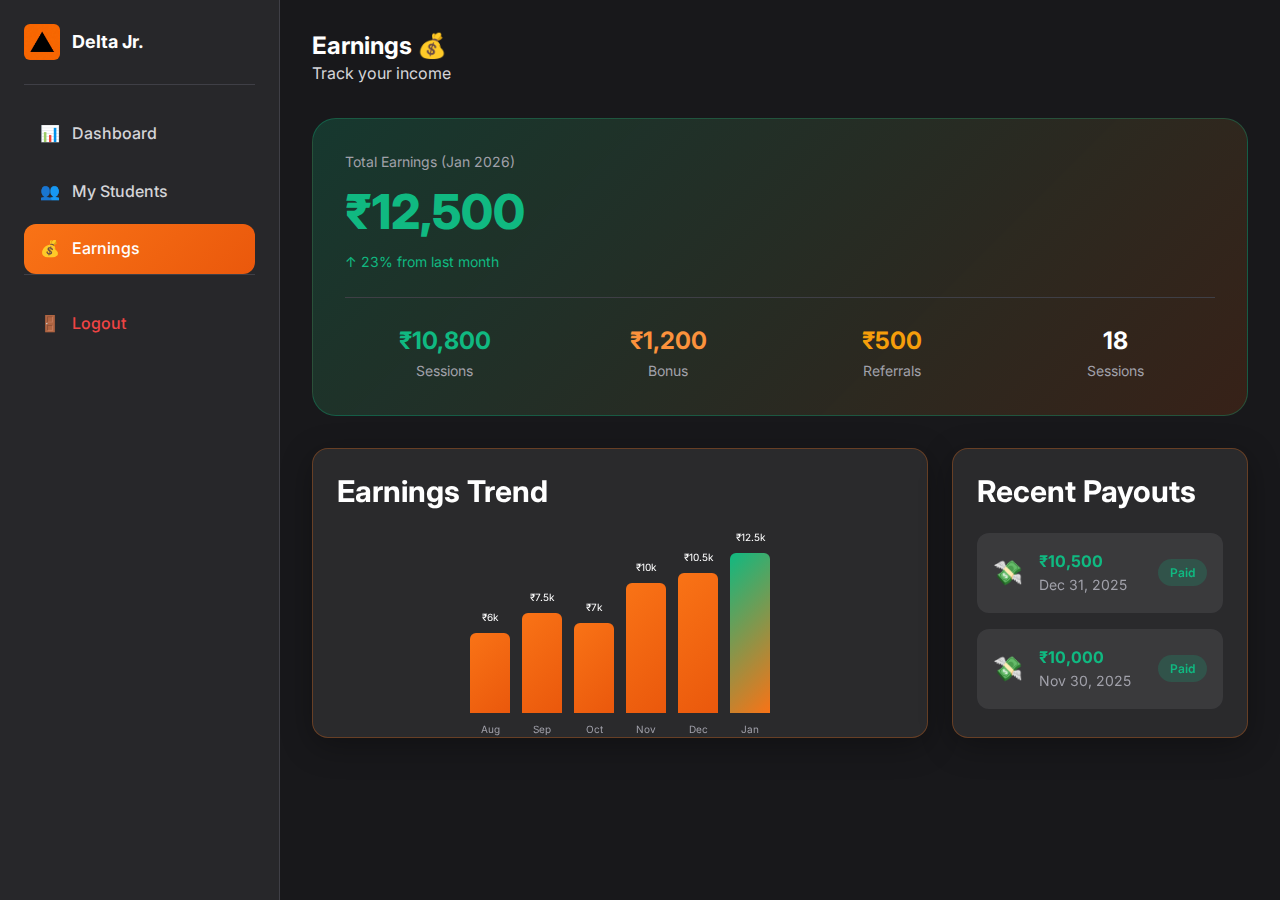
<file: teacher/earnings.html>
<!DOCTYPE html>
<html lang="en" data-theme="dark">

<head>
    <meta charset="UTF-8">
    <meta name="viewport" content="width=device-width, initial-scale=1.0, maximum-scale=5.0, viewport-fit=cover">
    <title>Earnings | Delta Robotics</title>
    <link href="https://fonts.googleapis.com/css2?family=Inter:wght@400;500;600;700;800&display=swap" rel="stylesheet">
    <link rel="stylesheet" href="../styles/main.css">
    <link rel="stylesheet" href="../styles/mobile.css">
    <style>
        .earnings-hero {
            background: linear-gradient(135deg, rgba(16, 185, 129, 0.2), rgba(234, 88, 12, 0.15));
            border: 1px solid rgba(16, 185, 129, 0.3);
            border-radius: var(--radius-2xl);
            padding: var(--space-8);
            margin-bottom: var(--space-8);
        }

        .earnings-amount {
            font-size: var(--font-size-5xl);
            font-weight: 800;
            color: var(--success);
        }

        .breakdown {
            display: grid;
            grid-template-columns: repeat(4, 1fr);
            gap: var(--space-6);
            margin-top: var(--space-6);
            padding-top: var(--space-6);
            border-top: 1px solid var(--border-color);
        }

        .breakdown-item {
            text-align: center;
        }

        .breakdown-value {
            font-size: var(--font-size-2xl);
            font-weight: 700;
        }

        .breakdown-label {
            font-size: var(--font-size-sm);
            color: var(--text-muted);
        }

        .chart-bars {
            display: flex;
            align-items: flex-end;
            gap: var(--space-3);
            height: 180px;
            justify-content: center;
        }

        .chart-bar {
            width: 40px;
            background: var(--gradient-primary);
            border-radius: var(--radius-sm) var(--radius-sm) 0 0;
            position: relative;
        }

        .chart-bar::after {
            content: attr(data-value);
            position: absolute;
            top: -24px;
            left: 50%;
            transform: translateX(-50%);
            font-size: 10px;
        }

        .chart-bar::before {
            content: attr(data-month);
            position: absolute;
            bottom: -24px;
            left: 50%;
            transform: translateX(-50%);
            font-size: 10px;
            color: var(--text-muted);
        }

        .payout-card {
            display: flex;
            align-items: center;
            gap: var(--space-4);
            padding: var(--space-4);
            background: var(--glass-bg);
            border-radius: var(--radius-lg);
        }

        .mobile-menu-btn {
            display: none;
            position: fixed;
            top: var(--space-4);
            left: var(--space-4);
            z-index: 400;
            width: 44px;
            height: 44px;
            background: linear-gradient(135deg, #F97316, #10b981);
            border-radius: var(--radius-lg);
            align-items: center;
            justify-content: center;
            font-size: 24px;
        }

        @media (max-width: 1024px) {
            .mobile-menu-btn {
                display: flex;
            }

            .breakdown {
                grid-template-columns: repeat(2, 1fr);
            }
        }
    </style>
</head>

<body>
    <button class="mobile-menu-btn" onclick="DeltaRobotics.toggleSidebar()">☰</button>
    <div class="dashboard">
        <aside class="sidebar">
            <div class="sidebar-brand"><img src="../assets/logo.png" alt="Delta Jr." style="height: 36px; border-radius: 6px;"><span
                    class="sidebar-brand-text">Delta Jr.</span></div>
            <nav class="sidebar-nav">
                <a href="dashboard.html" class="sidebar-link"><span>📊</span><span>Dashboard</span></a>
                <a href="students.html" class="sidebar-link"><span>👥</span><span>My Students</span></a>
                <a href="earnings.html" class="sidebar-link active"><span>💰</span><span>Earnings</span></a>
            </nav>
            <div style="margin-top:auto;padding-top:var(--space-6);border-top:1px solid var(--border-color)">
                <a href="login.html" class="sidebar-link"
                    style="color:var(--error)"><span>🚪</span><span>Logout</span></a>
            </div>
        </aside>
        <main class="main-content">
            <div class="dashboard-header">
                <div>
                    <h1 class="dashboard-title">Earnings 💰</h1>
                    <p class="dashboard-subtitle">Track your income</p>
                </div>
            </div>
            <div class="earnings-hero">
                <div style="font-size:var(--font-size-sm);color:var(--text-muted)">Total Earnings (Jan 2026)</div>
                <div class="earnings-amount">₹12,500</div>
                <div style="color:var(--success);font-size:var(--font-size-sm)">↑ 23% from last month</div>
                <div class="breakdown">
                    <div class="breakdown-item">
                        <div class="breakdown-value" style="color:var(--success)">₹10,800</div>
                        <div class="breakdown-label">Sessions</div>
                    </div>
                    <div class="breakdown-item">
                        <div class="breakdown-value" style="color:var(--primary-light)">₹1,200</div>
                        <div class="breakdown-label">Bonus</div>
                    </div>
                    <div class="breakdown-item">
                        <div class="breakdown-value" style="color:var(--warning)">₹500</div>
                        <div class="breakdown-label">Referrals</div>
                    </div>
                    <div class="breakdown-item">
                        <div class="breakdown-value">18</div>
                        <div class="breakdown-label">Sessions</div>
                    </div>
                </div>
            </div>
            <div class="grid grid-cols-1 lg:grid-cols-3 gap-6">
                <div class="glass-card-static" style="grid-column:span 2">
                    <h3 style="margin-bottom:var(--space-6)">Earnings Trend</h3>
                    <div class="chart-bars">
                        <div class="chart-bar" style="height:80px" data-value="₹6k" data-month="Aug"></div>
                        <div class="chart-bar" style="height:100px" data-value="₹7.5k" data-month="Sep"></div>
                        <div class="chart-bar" style="height:90px" data-value="₹7k" data-month="Oct"></div>
                        <div class="chart-bar" style="height:130px" data-value="₹10k" data-month="Nov"></div>
                        <div class="chart-bar" style="height:140px" data-value="₹10.5k" data-month="Dec"></div>
                        <div class="chart-bar" style="height:160px;background:linear-gradient(135deg,#10b981,#F97316)"
                            data-value="₹12.5k" data-month="Jan"></div>
                    </div>
                </div>
                <div class="glass-card-static">
                    <h3 style="margin-bottom:var(--space-6)">Recent Payouts</h3>
                    <div class="flex flex-col gap-4">
                        <div class="payout-card"><span style="font-size:24px">💸</span>
                            <div style="flex:1">
                                <div style="font-weight:700;color:var(--success)">₹10,500</div>
                                <div style="font-size:var(--font-size-sm);color:var(--text-muted)">Dec 31, 2025</div>
                            </div><span class="badge badge-success">Paid</span>
                        </div>
                        <div class="payout-card"><span style="font-size:24px">💸</span>
                            <div style="flex:1">
                                <div style="font-weight:700;color:var(--success)">₹10,000</div>
                                <div style="font-size:var(--font-size-sm);color:var(--text-muted)">Nov 30, 2025</div>
                            </div><span class="badge badge-success">Paid</span>
                        </div>
                    </div>
                </div>
            </div>
        </main>
    </div>
    <script src="../scripts/main.js"></script>
</body>

</html>
</file>
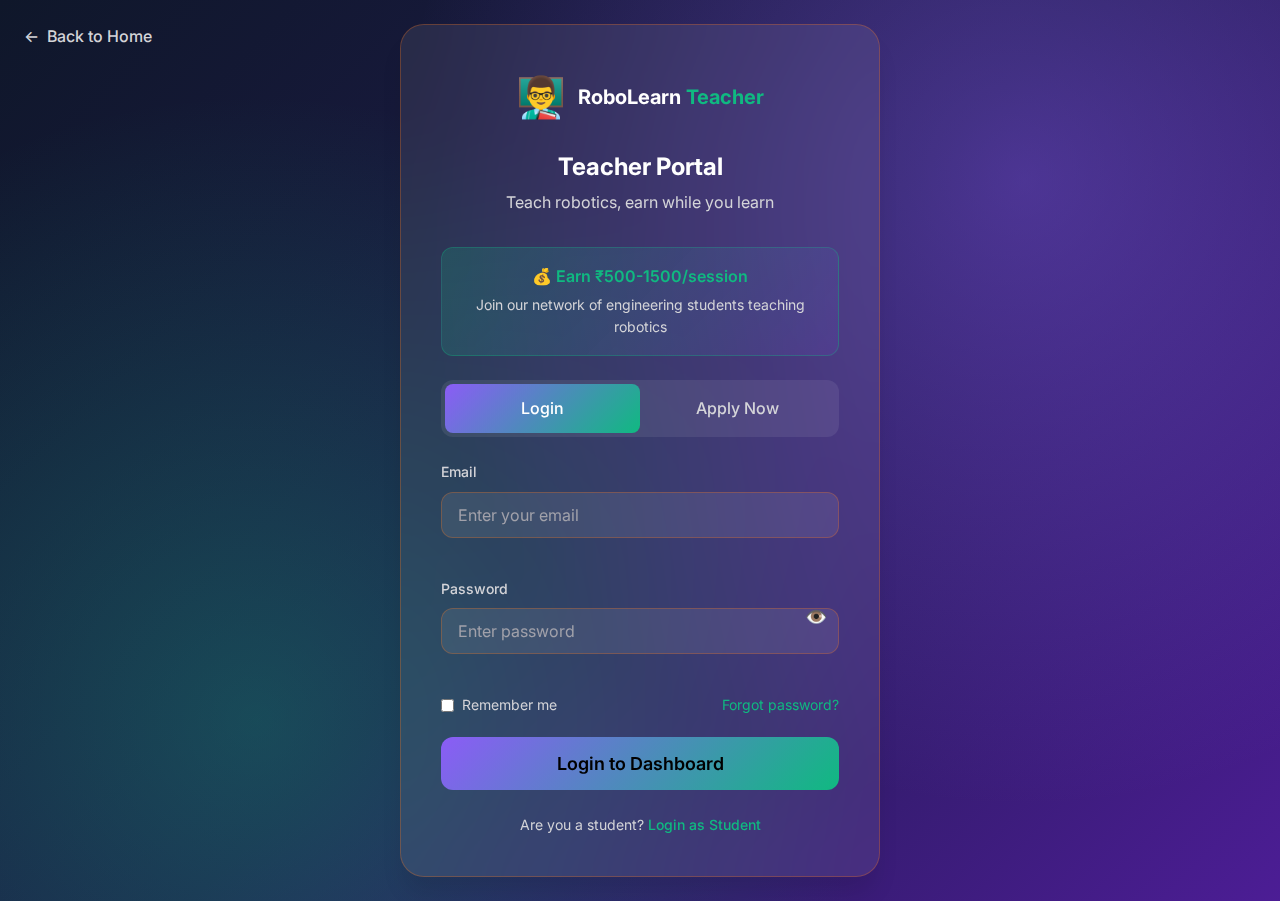
<file: teacher/login.html>
<!DOCTYPE html>
<html lang="en" data-theme="dark">

<head>
    <meta charset="UTF-8">
    <meta name="viewport" content="width=device-width, initial-scale=1.0">
    <meta name="description" content="Teacher Login - RoboLearn Kerala">
    <title>Teacher Login | RoboLearn Kerala</title>

    <link rel="preconnect" href="https://fonts.googleapis.com">
    <link rel="preconnect" href="https://fonts.gstatic.com" crossorigin>
    <link href="https://fonts.googleapis.com/css2?family=Inter:wght@400;500;600;700;800&display=swap" rel="stylesheet">
    <link rel="stylesheet" href="../styles/main.css">

    <style>
        .auth-page {
            min-height: 100vh;
            display: flex;
            align-items: center;
            justify-content: center;
            background: linear-gradient(135deg, #0f172a 0%, #1e1b4b 50%, #4c1d95 100%);
            position: relative;
            overflow: hidden;
            padding: var(--space-6);
        }

        .auth-page::before {
            content: '';
            position: absolute;
            top: 0;
            left: 0;
            right: 0;
            bottom: 0;
            background:
                radial-gradient(circle at 80% 20%, rgba(139, 92, 246, 0.4) 0%, transparent 50%),
                radial-gradient(circle at 20% 80%, rgba(16, 185, 129, 0.3) 0%, transparent 50%);
            pointer-events: none;
        }

        .auth-container {
            width: 100%;
            max-width: 480px;
            position: relative;
            z-index: 1;
        }

        .auth-card {
            background: var(--glass-bg);
            backdrop-filter: blur(20px);
            -webkit-backdrop-filter: blur(20px);
            border: 1px solid var(--glass-border);
            border-radius: var(--radius-2xl);
            padding: var(--space-10);
            box-shadow: var(--shadow-xl);
        }

        .auth-header {
            text-align: center;
            margin-bottom: var(--space-8);
        }

        .auth-logo {
            display: flex;
            align-items: center;
            justify-content: center;
            gap: var(--space-3);
            margin-bottom: var(--space-6);
        }

        .auth-logo-icon {
            font-size: 40px;
        }

        .auth-logo-text {
            font-size: var(--font-size-xl);
            font-weight: 700;
        }

        .auth-title {
            font-size: var(--font-size-2xl);
            margin-bottom: var(--space-2);
        }

        .auth-subtitle {
            color: var(--text-secondary);
        }

        .benefit-banner {
            background: linear-gradient(135deg, rgba(16, 185, 129, 0.2) 0%, rgba(139, 92, 246, 0.1) 100%);
            border: 1px solid rgba(16, 185, 129, 0.3);
            border-radius: var(--radius-lg);
            padding: var(--space-4);
            margin-bottom: var(--space-6);
            text-align: center;
        }

        .benefit-banner-title {
            color: var(--success);
            font-weight: 600;
            margin-bottom: var(--space-1);
        }

        .benefit-banner-text {
            font-size: var(--font-size-sm);
            color: var(--text-secondary);
        }

        .auth-tabs {
            display: flex;
            background: var(--glass-bg);
            border-radius: var(--radius-lg);
            padding: var(--space-1);
            margin-bottom: var(--space-6);
        }

        .auth-tab {
            flex: 1;
            padding: var(--space-3);
            text-align: center;
            font-weight: 500;
            color: var(--text-secondary);
            border-radius: var(--radius-md);
            cursor: pointer;
            transition: all var(--transition-fast);
        }

        .auth-tab.active {
            background: linear-gradient(135deg, #8b5cf6 0%, #10b981 100%);
            color: var(--white);
        }

        .auth-form {
            display: flex;
            flex-direction: column;
            gap: var(--space-5);
        }

        .form-row {
            display: grid;
            grid-template-columns: 1fr 1fr;
            gap: var(--space-4);
        }

        .auth-footer {
            text-align: center;
            margin-top: var(--space-6);
            color: var(--text-secondary);
            font-size: var(--font-size-sm);
        }

        .auth-footer a {
            color: var(--success);
            font-weight: 500;
        }

        .password-toggle {
            position: absolute;
            right: 12px;
            top: 50%;
            transform: translateY(-50%);
            background: none;
            color: var(--text-muted);
            font-size: 18px;
            cursor: pointer;
        }

        .form-group {
            position: relative;
        }

        .back-link {
            position: absolute;
            top: var(--space-6);
            left: var(--space-6);
            display: flex;
            align-items: center;
            gap: var(--space-2);
            color: var(--text-secondary);
            font-weight: 500;
            z-index: 10;
        }

        .back-link:hover {
            color: var(--white);
        }

        .form-panel {
            display: none;
        }

        .form-panel.active {
            display: block;
        }

        .requirement-list {
            background: var(--glass-bg);
            border-radius: var(--radius-lg);
            padding: var(--space-4);
            margin-bottom: var(--space-4);
        }

        .requirement-item {
            display: flex;
            align-items: center;
            gap: var(--space-2);
            font-size: var(--font-size-sm);
            color: var(--text-secondary);
            padding: var(--space-1) 0;
        }

        .requirement-item::before {
            content: '✓';
            color: var(--success);
        }
    </style>
</head>

<body>
    <div class="auth-page">
        <a href="../index.html" class="back-link">
            <span>←</span>
            <span>Back to Home</span>
        </a>

        <div class="auth-container">
            <div class="auth-card">
                <div class="auth-header">
                    <div class="auth-logo">
                        <span class="auth-logo-icon">👨‍🏫</span>
                        <span class="auth-logo-text">RoboLearn <span
                                style="color: var(--success);">Teacher</span></span>
                    </div>
                    <h1 class="auth-title">Teacher Portal</h1>
                    <p class="auth-subtitle">Teach robotics, earn while you learn</p>
                </div>

                <div class="benefit-banner">
                    <div class="benefit-banner-title">💰 Earn ₹500-1500/session</div>
                    <div class="benefit-banner-text">Join our network of engineering students teaching robotics</div>
                </div>

                <div class="auth-tabs">
                    <div class="auth-tab active" data-tab="login">Login</div>
                    <div class="auth-tab" data-tab="register">Apply Now</div>
                </div>

                <!-- Login Form -->
                <div class="form-panel active" id="loginForm">
                    <form class="auth-form" onsubmit="handleLogin(event)">
                        <div class="form-group">
                            <label class="form-label">Email</label>
                            <input type="email" class="form-input" placeholder="Enter your email" required>
                        </div>

                        <div class="form-group">
                            <label class="form-label">Password</label>
                            <input type="password" class="form-input" id="loginPassword" placeholder="Enter password"
                                required>
                            <button type="button" class="password-toggle"
                                onclick="togglePassword('loginPassword')">👁️</button>
                        </div>

                        <div class="flex justify-between items-center">
                            <label style="display: flex; align-items: center; gap: var(--space-2); cursor: pointer;">
                                <input type="checkbox" style="accent-color: var(--success);">
                                <span style="font-size: var(--font-size-sm); color: var(--text-secondary);">Remember
                                    me</span>
                            </label>
                            <a href="#" style="font-size: var(--font-size-sm); color: var(--success);">Forgot
                                password?</a>
                        </div>

                        <button type="submit" class="btn btn-lg w-full"
                            style="background: linear-gradient(135deg, #8b5cf6 0%, #10b981 100%);">
                            Login to Dashboard
                        </button>
                    </form>
                </div>

                <!-- Register Form -->
                <div class="form-panel" id="registerForm">
                    <div class="requirement-list">
                        <div class="requirement-item">Currently pursuing engineering degree</div>
                        <div class="requirement-item">Basic knowledge of Arduino/electronics</div>
                        <div class="requirement-item">Good communication skills</div>
                    </div>

                    <form class="auth-form" onsubmit="handleRegister(event)">
                        <div class="form-row">
                            <div class="form-group">
                                <label class="form-label">First Name</label>
                                <input type="text" class="form-input" placeholder="First name" required>
                            </div>
                            <div class="form-group">
                                <label class="form-label">Last Name</label>
                                <input type="text" class="form-input" placeholder="Last name" required>
                            </div>
                        </div>

                        <div class="form-group">
                            <label class="form-label">Email</label>
                            <input type="email" class="form-input" placeholder="College email preferred" required>
                        </div>

                        <div class="form-group">
                            <label class="form-label">Phone Number</label>
                            <input type="tel" class="form-input" placeholder="+91 XXXXX XXXXX" required>
                        </div>

                        <div class="form-row">
                            <div class="form-group">
                                <label class="form-label">College</label>
                                <input type="text" class="form-input" placeholder="College name" required>
                            </div>
                            <div class="form-group">
                                <label class="form-label">Year</label>
                                <select class="form-select" required>
                                    <option value="">Select Year</option>
                                    <option value="1">1st Year</option>
                                    <option value="2">2nd Year</option>
                                    <option value="3">3rd Year</option>
                                    <option value="4">4th Year</option>
                                </select>
                            </div>
                        </div>

                        <div class="form-group">
                            <label class="form-label">Branch</label>
                            <select class="form-select" required>
                                <option value="">Select Branch</option>
                                <option value="ece">Electronics & Communication</option>
                                <option value="eee">Electrical & Electronics</option>
                                <option value="cse">Computer Science</option>
                                <option value="mech">Mechanical</option>
                                <option value="other">Other</option>
                            </select>
                        </div>

                        <div class="form-group">
                            <label class="form-label">Arduino/Robotics Experience</label>
                            <select class="form-select" required>
                                <option value="">Select Experience Level</option>
                                <option value="beginner">Beginner (0-6 months)</option>
                                <option value="intermediate">Intermediate (6-18 months)</option>
                                <option value="advanced">Advanced (18+ months)</option>
                            </select>
                        </div>

                        <div class="form-group">
                            <label class="form-label">Password</label>
                            <input type="password" class="form-input" id="registerPassword"
                                placeholder="Create password" required>
                            <button type="button" class="password-toggle"
                                onclick="togglePassword('registerPassword')">👁️</button>
                        </div>

                        <label style="display: flex; align-items: flex-start; gap: var(--space-2); cursor: pointer;">
                            <input type="checkbox" style="accent-color: var(--success); margin-top: 4px;" required>
                            <span style="font-size: var(--font-size-sm); color: var(--text-secondary);">
                                I agree to the <a href="#" style="color: var(--success);">Terms of Service</a> and <a
                                    href="#" style="color: var(--success);">Privacy Policy</a>
                            </span>
                        </label>

                        <button type="submit" class="btn btn-lg w-full"
                            style="background: linear-gradient(135deg, #8b5cf6 0%, #10b981 100%);">
                            Submit Application
                        </button>
                    </form>
                </div>

                <div class="auth-footer">
                    Are you a student? <a href="../student/login.html">Login as Student</a>
                </div>
            </div>
        </div>
    </div>

    <script src="../scripts/main.js"></script>
    <script>
        const tabs = document.querySelectorAll('.auth-tab');
        const panels = document.querySelectorAll('.form-panel');

        tabs.forEach(tab => {
            tab.addEventListener('click', () => {
                const target = tab.dataset.tab;
                tabs.forEach(t => t.classList.remove('active'));
                panels.forEach(p => p.classList.remove('active'));
                tab.classList.add('active');
                document.getElementById(target + 'Form').classList.add('active');
            });
        });

        function togglePassword(inputId) {
            const input = document.getElementById(inputId);
            input.type = input.type === 'password' ? 'text' : 'password';
        }

        function handleLogin(e) {
            e.preventDefault();
            window.location.href = 'dashboard.html';
        }

        function handleRegister(e) {
            e.preventDefault();
            RoboLearn.showToast('Application submitted! We\'ll contact you soon.', 'success');
            setTimeout(() => {
                window.location.href = 'dashboard.html';
            }, 2000);
        }
    </script>
</body>

</html>
</file>
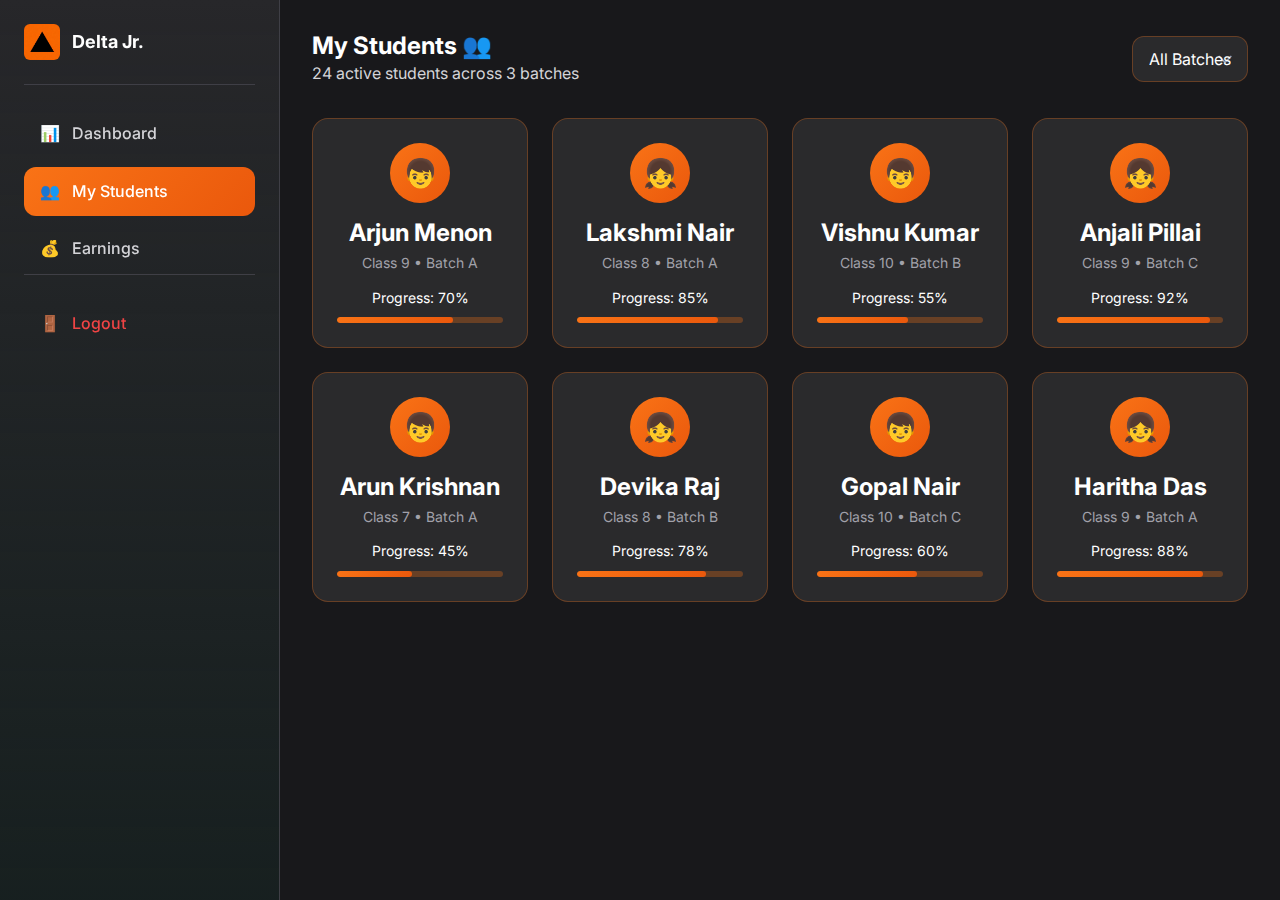
<file: teacher/students.html>
<!DOCTYPE html>
<html lang="en" data-theme="dark">

<head>
    <meta charset="UTF-8">
    <meta name="viewport" content="width=device-width, initial-scale=1.0, maximum-scale=5.0, viewport-fit=cover">
    <title>My Students | Delta Robotics</title>
    <link href="https://fonts.googleapis.com/css2?family=Inter:wght@400;500;600;700;800&display=swap" rel="stylesheet">
    <link rel="stylesheet" href="../styles/main.css">
    <link rel="stylesheet" href="../styles/mobile.css">
    <style>
        .student-card {
            background: var(--glass-bg);
            border: 1px solid var(--glass-border);
            border-radius: var(--radius-xl);
            padding: var(--space-6);
            transition: all var(--transition-base);
        }

        .student-card:hover {
            transform: translateY(-4px);
            border-color: var(--primary);
        }

        .student-avatar {
            width: 60px;
            height: 60px;
            background: var(--gradient-primary);
            border-radius: var(--radius-full);
            display: flex;
            align-items: center;
            justify-content: center;
            font-size: 28px;
            margin: 0 auto var(--space-4);
        }

        .progress-mini {
            height: 6px;
            background: var(--glass-border);
            border-radius: var(--radius-full);
            overflow: hidden;
            margin-top: var(--space-2);
        }

        .progress-mini-fill {
            height: 100%;
            background: var(--gradient-primary);
            border-radius: var(--radius-full);
        }

        .mobile-menu-btn {
            display: none;
            position: fixed;
            top: var(--space-4);
            left: var(--space-4);
            z-index: 400;
            width: 44px;
            height: 44px;
            background: linear-gradient(135deg, #F97316, #10b981);
            border-radius: var(--radius-lg);
            align-items: center;
            justify-content: center;
            font-size: 24px;
        }

        @media (max-width: 1024px) {
            .mobile-menu-btn {
                display: flex;
            }
        }
    </style>
</head>

<body>
    <button class="mobile-menu-btn" onclick="DeltaRobotics.toggleSidebar()">☰</button>
    <div class="dashboard">
        <aside class="sidebar"
            style="background: linear-gradient(180deg, var(--bg-secondary) 0%, rgba(16,185,129,0.05) 100%);">
            <div class="sidebar-brand"><img src="../assets/logo.png" alt="Delta Jr." style="height: 36px; border-radius: 6px;"><span
                    class="sidebar-brand-text">Delta Jr.</span></div>
            <nav class="sidebar-nav">
                <a href="dashboard.html" class="sidebar-link"><span>📊</span><span>Dashboard</span></a>
                <a href="students.html" class="sidebar-link active"><span>👥</span><span>My Students</span></a>
                <a href="earnings.html" class="sidebar-link"><span>💰</span><span>Earnings</span></a>
            </nav>
            <div style="margin-top:auto;padding-top:var(--space-6);border-top:1px solid var(--border-color)"><a
                    href="login.html" class="sidebar-link"
                    style="color:var(--error)"><span>🚪</span><span>Logout</span></a></div>
        </aside>
        <main class="main-content">
            <div class="dashboard-header">
                <div>
                    <h1 class="dashboard-title">My Students 👥</h1>
                    <p class="dashboard-subtitle">24 active students across 3 batches</p>
                </div>
                <select class="form-select" style="width:auto">
                    <option>All Batches</option>
                    <option>Batch A</option>
                    <option>Batch B</option>
                    <option>Batch C</option>
                </select>
            </div>

            <div class="grid grid-cols-1 md:grid-cols-2 lg:grid-cols-4 gap-6">
                <div class="student-card text-center">
                    <div class="student-avatar">👦</div>
                    <h4 style="margin-bottom:var(--space-1)">Arjun Menon</h4>
                    <div style="font-size:var(--font-size-sm);color:var(--text-muted);margin-bottom:var(--space-3)">
                        Class 9 • Batch A</div>
                    <div style="font-size:var(--font-size-sm)">Progress: 70%</div>
                    <div class="progress-mini">
                        <div class="progress-mini-fill" style="width:70%"></div>
                    </div>
                </div>
                <div class="student-card text-center">
                    <div class="student-avatar">👧</div>
                    <h4 style="margin-bottom:var(--space-1)">Lakshmi Nair</h4>
                    <div style="font-size:var(--font-size-sm);color:var(--text-muted);margin-bottom:var(--space-3)">
                        Class 8 • Batch A</div>
                    <div style="font-size:var(--font-size-sm)">Progress: 85%</div>
                    <div class="progress-mini">
                        <div class="progress-mini-fill" style="width:85%"></div>
                    </div>
                </div>
                <div class="student-card text-center">
                    <div class="student-avatar">👦</div>
                    <h4 style="margin-bottom:var(--space-1)">Vishnu Kumar</h4>
                    <div style="font-size:var(--font-size-sm);color:var(--text-muted);margin-bottom:var(--space-3)">
                        Class 10 • Batch B</div>
                    <div style="font-size:var(--font-size-sm)">Progress: 55%</div>
                    <div class="progress-mini">
                        <div class="progress-mini-fill" style="width:55%"></div>
                    </div>
                </div>
                <div class="student-card text-center">
                    <div class="student-avatar">👧</div>
                    <h4 style="margin-bottom:var(--space-1)">Anjali Pillai</h4>
                    <div style="font-size:var(--font-size-sm);color:var(--text-muted);margin-bottom:var(--space-3)">
                        Class 9 • Batch C</div>
                    <div style="font-size:var(--font-size-sm)">Progress: 92%</div>
                    <div class="progress-mini">
                        <div class="progress-mini-fill" style="width:92%"></div>
                    </div>
                </div>
                <div class="student-card text-center">
                    <div class="student-avatar">👦</div>
                    <h4 style="margin-bottom:var(--space-1)">Arun Krishnan</h4>
                    <div style="font-size:var(--font-size-sm);color:var(--text-muted);margin-bottom:var(--space-3)">
                        Class 7 • Batch A</div>
                    <div style="font-size:var(--font-size-sm)">Progress: 45%</div>
                    <div class="progress-mini">
                        <div class="progress-mini-fill" style="width:45%"></div>
                    </div>
                </div>
                <div class="student-card text-center">
                    <div class="student-avatar">👧</div>
                    <h4 style="margin-bottom:var(--space-1)">Devika Raj</h4>
                    <div style="font-size:var(--font-size-sm);color:var(--text-muted);margin-bottom:var(--space-3)">
                        Class 8 • Batch B</div>
                    <div style="font-size:var(--font-size-sm)">Progress: 78%</div>
                    <div class="progress-mini">
                        <div class="progress-mini-fill" style="width:78%"></div>
                    </div>
                </div>
                <div class="student-card text-center">
                    <div class="student-avatar">👦</div>
                    <h4 style="margin-bottom:var(--space-1)">Gopal Nair</h4>
                    <div style="font-size:var(--font-size-sm);color:var(--text-muted);margin-bottom:var(--space-3)">
                        Class 10 • Batch C</div>
                    <div style="font-size:var(--font-size-sm)">Progress: 60%</div>
                    <div class="progress-mini">
                        <div class="progress-mini-fill" style="width:60%"></div>
                    </div>
                </div>
                <div class="student-card text-center">
                    <div class="student-avatar">👧</div>
                    <h4 style="margin-bottom:var(--space-1)">Haritha Das</h4>
                    <div style="font-size:var(--font-size-sm);color:var(--text-muted);margin-bottom:var(--space-3)">
                        Class 9 • Batch A</div>
                    <div style="font-size:var(--font-size-sm)">Progress: 88%</div>
                    <div class="progress-mini">
                        <div class="progress-mini-fill" style="width:88%"></div>
                    </div>
                </div>
            </div>
        </main>
    </div>
    <script src="../scripts/main.js"></script>
</body>

</html>
</file>
<file: styles/main.css>
/* ============================================
   Delta Robotics - Design System
   Modern Glassmorphism Educational Platform
   ============================================ */

/* CSS Variables - Design Tokens */
:root {
  /* Primary Colors - Delta Robotics Orange & Black */
  --primary: #F97316;
  --primary-dark: #EA580C;
  --primary-light: #FB923C;
  --accent: #FDBA74;
  --accent-light: #FED7AA;

  /* Secondary Colors */
  --success: #10b981;
  --warning: #f59e0b;
  --error: #ef4444;
  --info: #06b6d4;

  /* Neutral Colors - Black Theme */
  --white: #ffffff;
  --gray-50: #fafafa;
  --gray-100: #f4f4f5;
  --gray-200: #e4e4e7;
  --gray-300: #d4d4d8;
  --gray-400: #a1a1aa;
  --gray-500: #71717a;
  --gray-600: #52525b;
  --gray-700: #3f3f46;
  --gray-800: #27272a;
  --gray-900: #18181b;
  --black: #0a0a0a;

  /* Glass Effects */
  --glass-bg: rgba(255, 255, 255, 0.08);
  --glass-bg-light: rgba(255, 255, 255, 0.12);
  --glass-border: rgba(249, 115, 22, 0.3);
  --glass-shadow: 0 8px 32px rgba(0, 0, 0, 0.3);
  --glass-blur: 20px;

  /* Gradients - Orange & Black */
  --gradient-primary: linear-gradient(135deg, #F97316 0%, #EA580C 100%);
  --gradient-accent: linear-gradient(135deg, #FB923C 0%, #F97316 100%);
  --gradient-hero: linear-gradient(135deg, #0a0a0a 0%, #18181b 50%, #27272a 100%);
  --gradient-card: linear-gradient(135deg, rgba(249, 115, 22, 0.1) 0%, rgba(234, 88, 12, 0.1) 100%);

  /* Typography */
  --font-family: 'Inter', -apple-system, BlinkMacSystemFont, 'Segoe UI', sans-serif;
  --font-size-xs: 0.75rem;
  --font-size-sm: 0.875rem;
  --font-size-base: 1rem;
  --font-size-lg: 1.125rem;
  --font-size-xl: 1.25rem;
  --font-size-2xl: 1.5rem;
  --font-size-3xl: 1.875rem;
  --font-size-4xl: 2.25rem;
  --font-size-5xl: 3rem;
  --font-size-6xl: 3.75rem;

  /* Spacing */
  --space-1: 0.25rem;
  --space-2: 0.5rem;
  --space-3: 0.75rem;
  --space-4: 1rem;
  --space-5: 1.25rem;
  --space-6: 1.5rem;
  --space-8: 2rem;
  --space-10: 2.5rem;
  --space-12: 3rem;
  --space-16: 4rem;
  --space-20: 5rem;
  --space-24: 6rem;

  /* Border Radius */
  --radius-sm: 0.375rem;
  --radius-md: 0.5rem;
  --radius-lg: 0.75rem;
  --radius-xl: 1rem;
  --radius-2xl: 1.5rem;
  --radius-full: 9999px;

  /* Transitions */
  --transition-fast: 150ms ease;
  --transition-base: 300ms ease;
  --transition-slow: 500ms ease;

  /* Shadows */
  --shadow-sm: 0 1px 2px rgba(0, 0, 0, 0.05);
  --shadow-md: 0 4px 6px -1px rgba(0, 0, 0, 0.1);
  --shadow-lg: 0 10px 15px -3px rgba(0, 0, 0, 0.1);
  --shadow-xl: 0 20px 25px -5px rgba(0, 0, 0, 0.1);
  --shadow-glow: 0 0 40px rgba(249, 115, 22, 0.4);

  /* Z-Index */
  --z-dropdown: 100;
  --z-sticky: 200;
  --z-fixed: 300;
  --z-modal: 400;
  --z-tooltip: 500;
}

/* Dark Mode Variables */
[data-theme="dark"] {
  --bg-primary: var(--gray-900);
  --bg-secondary: var(--gray-800);
  --bg-tertiary: var(--gray-700);
  --text-primary: var(--white);
  --text-secondary: var(--gray-300);
  --text-muted: var(--gray-400);
  --border-color: var(--gray-700);
}

/* Light Mode Variables */
[data-theme="light"] {
  --bg-primary: var(--gray-50);
  --bg-secondary: var(--white);
  --bg-tertiary: var(--gray-100);
  --text-primary: var(--gray-900);
  --text-secondary: var(--gray-600);
  --text-muted: var(--gray-500);
  --border-color: var(--gray-200);
  --glass-bg: rgba(255, 255, 255, 0.7);
  --glass-border: rgba(255, 255, 255, 0.5);
}

/* ============================================
   Base Styles
   ============================================ */

*,
*::before,
*::after {
  box-sizing: border-box;
  margin: 0;
  padding: 0;
}

html {
  scroll-behavior: smooth;
  font-size: 16px;
}

body {
  font-family: var(--font-family);
  font-size: var(--font-size-base);
  line-height: 1.6;
  color: var(--text-primary);
  background: var(--bg-primary);
  min-height: 100vh;
  overflow-x: hidden;
  -webkit-font-smoothing: antialiased;
  -moz-osx-font-smoothing: grayscale;
}

/* Default to dark theme */
body {
  --bg-primary: var(--gray-900);
  --bg-secondary: var(--gray-800);
  --bg-tertiary: var(--gray-700);
  --text-primary: var(--white);
  --text-secondary: var(--gray-300);
  --text-muted: var(--gray-400);
  --border-color: var(--gray-700);
}

a {
  color: var(--primary-light);
  text-decoration: none;
  transition: color var(--transition-fast);
}

a:hover {
  color: var(--accent-light);
}

img {
  max-width: 100%;
  height: auto;
  display: block;
}

button {
  font-family: inherit;
  cursor: pointer;
  border: none;
  outline: none;
}

input,
textarea,
select {
  font-family: inherit;
  font-size: inherit;
}

ul,
ol {
  list-style: none;
}

/* ============================================
   Typography
   ============================================ */

h1,
h2,
h3,
h4,
h5,
h6 {
  font-weight: 700;
  line-height: 1.2;
  color: var(--text-primary);
}

h1 {
  font-size: var(--font-size-5xl);
}

h2 {
  font-size: var(--font-size-4xl);
}

h3 {
  font-size: var(--font-size-3xl);
}

h4 {
  font-size: var(--font-size-2xl);
}

h5 {
  font-size: var(--font-size-xl);
}

h6 {
  font-size: var(--font-size-lg);
}

.text-gradient {
  background: var(--gradient-primary);
  -webkit-background-clip: text;
  -webkit-text-fill-color: transparent;
  background-clip: text;
}

.text-center {
  text-align: center;
}

.text-left {
  text-align: left;
}

.text-right {
  text-align: right;
}

/* ============================================
   Layout Utilities
   ============================================ */

.container {
  width: 100%;
  max-width: 1280px;
  margin: 0 auto;
  padding: 0 var(--space-6);
}

.container-sm {
  max-width: 640px;
}

.container-md {
  max-width: 768px;
}

.container-lg {
  max-width: 1024px;
}

.container-xl {
  max-width: 1280px;
}

.flex {
  display: flex;
}

.flex-col {
  flex-direction: column;
}

.flex-wrap {
  flex-wrap: wrap;
}

.items-center {
  align-items: center;
}

.items-start {
  align-items: flex-start;
}

.items-end {
  align-items: flex-end;
}

.justify-center {
  justify-content: center;
}

.justify-between {
  justify-content: space-between;
}

.justify-around {
  justify-content: space-around;
}

.gap-2 {
  gap: var(--space-2);
}

.gap-4 {
  gap: var(--space-4);
}

.gap-6 {
  gap: var(--space-6);
}

.gap-8 {
  gap: var(--space-8);
}

.grid {
  display: grid;
}

.grid-cols-1 {
  grid-template-columns: repeat(1, 1fr);
}

.grid-cols-2 {
  grid-template-columns: repeat(2, 1fr);
}

.grid-cols-3 {
  grid-template-columns: repeat(3, 1fr);
}

.grid-cols-4 {
  grid-template-columns: repeat(4, 1fr);
}

@media (min-width: 768px) {
  .md\:grid-cols-2 {
    grid-template-columns: repeat(2, 1fr);
  }

  .md\:grid-cols-3 {
    grid-template-columns: repeat(3, 1fr);
  }
}

@media (min-width: 1024px) {
  .lg\:grid-cols-3 {
    grid-template-columns: repeat(3, 1fr);
  }

  .lg\:grid-cols-4 {
    grid-template-columns: repeat(4, 1fr);
  }
}

/* ============================================
   Glassmorphism Components
   ============================================ */

.glass {
  background: var(--glass-bg);
  backdrop-filter: blur(var(--glass-blur));
  -webkit-backdrop-filter: blur(var(--glass-blur));
  border: 1px solid var(--glass-border);
  border-radius: var(--radius-xl);
}

.glass-card {
  background: var(--glass-bg);
  backdrop-filter: blur(var(--glass-blur));
  -webkit-backdrop-filter: blur(var(--glass-blur));
  border: 1px solid var(--glass-border);
  border-radius: var(--radius-xl);
  padding: var(--space-6);
  box-shadow: var(--glass-shadow);
  transition: transform var(--transition-base), box-shadow var(--transition-base);
}

.glass-card:hover {
  transform: translateY(-4px);
  box-shadow: var(--shadow-xl), var(--shadow-glow);
}

.glass-card-static {
  background: var(--glass-bg);
  backdrop-filter: blur(var(--glass-blur));
  -webkit-backdrop-filter: blur(var(--glass-blur));
  border: 1px solid var(--glass-border);
  border-radius: var(--radius-xl);
  padding: var(--space-6);
  box-shadow: var(--glass-shadow);
}

/* ============================================
   Buttons
   ============================================ */

.btn {
  display: inline-flex;
  align-items: center;
  justify-content: center;
  gap: var(--space-2);
  padding: var(--space-3) var(--space-6);
  font-size: var(--font-size-base);
  font-weight: 600;
  border-radius: var(--radius-lg);
  transition: all var(--transition-base);
  text-decoration: none;
  white-space: nowrap;
}

.btn-primary {
  background: var(--gradient-primary);
  color: var(--white);
  box-shadow: 0 4px 15px rgba(249, 115, 22, 0.4);
}

.btn-primary:hover {
  transform: translateY(-2px);
  box-shadow: 0 6px 20px rgba(249, 115, 22, 0.5);
  color: var(--white);
}

.btn-secondary {
  background: var(--glass-bg);
  backdrop-filter: blur(10px);
  color: var(--text-primary);
  border: 1px solid var(--glass-border);
}

.btn-secondary:hover {
  background: var(--glass-bg-light);
  transform: translateY(-2px);
}

.btn-outline {
  background: transparent;
  color: var(--primary-light);
  border: 2px solid var(--primary);
}

.btn-outline:hover {
  background: var(--primary);
  color: var(--white);
}

.btn-lg {
  padding: var(--space-4) var(--space-8);
  font-size: var(--font-size-lg);
}

.btn-sm {
  padding: var(--space-2) var(--space-4);
  font-size: var(--font-size-sm);
}

.btn-icon {
  width: 40px;
  height: 40px;
  padding: 0;
  border-radius: var(--radius-full);
}

/* ============================================
   Navigation
   ============================================ */

.navbar {
  position: fixed;
  top: 0;
  left: 0;
  right: 0;
  z-index: var(--z-fixed);
  padding: var(--space-4) 0;
  transition: all var(--transition-base);
}

.navbar.scrolled {
  background: rgba(10, 10, 10, 0.9);
  backdrop-filter: blur(20px);
  -webkit-backdrop-filter: blur(20px);
  border-bottom: 1px solid var(--glass-border);
}

.navbar .container {
  display: flex;
  align-items: center;
  justify-content: space-between;
}

.nav-brand {
  display: flex;
  align-items: center;
  gap: var(--space-3);
  font-size: var(--font-size-xl);
  font-weight: 700;
  color: var(--white);
}

.nav-brand img {
  height: 40px;
  width: auto;
}

.nav-links {
  display: flex;
  align-items: center;
  gap: var(--space-8);
}

.nav-link {
  color: var(--gray-300);
  font-weight: 500;
  transition: color var(--transition-fast);
  position: relative;
}

.nav-link::after {
  content: '';
  position: absolute;
  bottom: -4px;
  left: 0;
  width: 0;
  height: 2px;
  background: var(--gradient-primary);
  transition: width var(--transition-base);
}

.nav-link:hover {
  color: var(--white);
}

.nav-link:hover::after {
  width: 100%;
}

.nav-actions {
  display: flex;
  align-items: center;
  gap: var(--space-4);
}

/* Mobile Navigation */
.nav-toggle {
  display: none;
  flex-direction: column;
  gap: 5px;
  background: none;
  padding: var(--space-2);
}

.nav-toggle span {
  display: block;
  width: 24px;
  height: 2px;
  background: var(--white);
  transition: all var(--transition-base);
}

/* Hide mobile nav by default */
.nav-mobile {
  display: none;
}

@media (max-width: 768px) {

  .nav-links,
  .nav-actions {
    display: none;
  }

  .nav-toggle {
    display: flex;
  }

  .nav-mobile {
    display: block;
    position: fixed;
    top: 70px;
    left: 0;
    right: 0;
    background: rgba(10, 10, 10, 0.98);
    backdrop-filter: blur(20px);
    padding: var(--space-6);
    transform: translateY(-100%);
    opacity: 0;
    visibility: hidden;
    transition: all var(--transition-base);
  }

  .nav-mobile.active {
    transform: translateY(0);
    opacity: 1;
    visibility: visible;
  }

  .nav-mobile .nav-links {
    display: flex;
    flex-direction: column;
    gap: var(--space-4);
  }

  .nav-mobile .nav-actions {
    display: flex;
    flex-direction: column;
    gap: var(--space-4);
    margin-top: var(--space-6);
  }
}

/* ============================================
   Hero Section
   ============================================ */

.hero {
  min-height: 100vh;
  display: flex;
  align-items: center;
  position: relative;
  overflow: hidden;
  background: var(--gradient-hero);
}

.hero::before {
  content: '';
  position: absolute;
  top: 0;
  left: 0;
  right: 0;
  bottom: 0;
  background:
    radial-gradient(circle at 20% 80%, rgba(249, 115, 22, 0.3) 0%, transparent 50%),
    radial-gradient(circle at 80% 20%, rgba(234, 88, 12, 0.3) 0%, transparent 50%),
    radial-gradient(circle at 40% 40%, rgba(251, 146, 60, 0.15) 0%, transparent 40%);
  pointer-events: none;
}

.hero-content {
  position: relative;
  z-index: 1;
  max-width: 700px;
}

.hero-badge {
  display: inline-flex;
  align-items: center;
  gap: var(--space-2);
  background: var(--glass-bg);
  backdrop-filter: blur(10px);
  padding: var(--space-2) var(--space-4);
  border-radius: var(--radius-full);
  border: 1px solid var(--glass-border);
  font-size: var(--font-size-sm);
  color: var(--accent-light);
  margin-bottom: var(--space-6);
  animation: fadeInUp 0.6s ease;
}

.hero-title {
  font-size: clamp(2.5rem, 5vw, 4rem);
  font-weight: 800;
  line-height: 1.1;
  margin-bottom: var(--space-6);
  animation: fadeInUp 0.6s ease 0.1s both;
}

.hero-description {
  font-size: var(--font-size-lg);
  color: var(--gray-300);
  margin-bottom: var(--space-8);
  max-width: 540px;
  animation: fadeInUp 0.6s ease 0.2s both;
}

.hero-actions {
  display: flex;
  flex-wrap: wrap;
  gap: var(--space-4);
  animation: fadeInUp 0.6s ease 0.3s both;
}

.hero-stats {
  display: flex;
  gap: var(--space-10);
  margin-top: var(--space-12);
  animation: fadeInUp 0.6s ease 0.4s both;
}

.hero-stat {
  text-align: center;
}

.hero-stat-value {
  font-size: var(--font-size-3xl);
  font-weight: 700;
  color: var(--white);
}

.hero-stat-label {
  font-size: var(--font-size-sm);
  color: var(--gray-400);
}

/* Hero Floating Elements */
.hero-visual {
  position: absolute;
  right: 5%;
  top: 50%;
  transform: translateY(-50%);
  width: 45%;
  max-width: 600px;
  z-index: 1;
}

.floating-card {
  position: absolute;
  animation: float 6s ease-in-out infinite;
}

.floating-card:nth-child(1) {
  top: 10%;
  right: 20%;
  animation-delay: 0s;
}

.floating-card:nth-child(2) {
  top: 40%;
  right: 5%;
  animation-delay: 1s;
}

.floating-card:nth-child(3) {
  bottom: 20%;
  right: 25%;
  animation-delay: 2s;
}

@keyframes float {

  0%,
  100% {
    transform: translateY(0px);
  }

  50% {
    transform: translateY(-20px);
  }
}

/* ============================================
   Sections
   ============================================ */

.section {
  padding: var(--space-24) 0;
  position: relative;
}

.section-header {
  text-align: center;
  max-width: 700px;
  margin: 0 auto var(--space-16);
}

.section-badge {
  display: inline-block;
  background: var(--gradient-card);
  color: var(--primary-light);
  padding: var(--space-2) var(--space-4);
  border-radius: var(--radius-full);
  font-size: var(--font-size-sm);
  font-weight: 600;
  margin-bottom: var(--space-4);
  border: 1px solid rgba(249, 115, 22, 0.3);
}

.section-title {
  margin-bottom: var(--space-4);
}

.section-description {
  color: var(--text-secondary);
  font-size: var(--font-size-lg);
}

/* ============================================
   Feature Cards
   ============================================ */

.feature-card {
  background: var(--glass-bg);
  backdrop-filter: blur(var(--glass-blur));
  border: 1px solid var(--glass-border);
  border-radius: var(--radius-xl);
  padding: var(--space-8);
  transition: all var(--transition-base);
  position: relative;
  overflow: hidden;
}

.feature-card::before {
  content: '';
  position: absolute;
  top: 0;
  left: 0;
  right: 0;
  height: 3px;
  background: var(--gradient-primary);
  transform: scaleX(0);
  transform-origin: left;
  transition: transform var(--transition-base);
}

.feature-card:hover {
  transform: translateY(-8px);
  box-shadow: var(--shadow-xl), var(--shadow-glow);
  border-color: rgba(249, 115, 22, 0.4);
}

.feature-card:hover::before {
  transform: scaleX(1);
}

.feature-icon {
  width: 60px;
  height: 60px;
  display: flex;
  align-items: center;
  justify-content: center;
  background: var(--gradient-primary);
  border-radius: var(--radius-lg);
  margin-bottom: var(--space-5);
  font-size: var(--font-size-2xl);
}

.feature-title {
  font-size: var(--font-size-xl);
  margin-bottom: var(--space-3);
}

.feature-description {
  color: var(--text-secondary);
  font-size: var(--font-size-base);
}

/* ============================================
   Cards Grid
   ============================================ */

.cards-grid {
  display: grid;
  grid-template-columns: repeat(auto-fit, minmax(300px, 1fr));
  gap: var(--space-6);
}

/* ============================================
   Forms
   ============================================ */

.form-group {
  margin-bottom: var(--space-5);
}

.form-label {
  display: block;
  font-size: var(--font-size-sm);
  font-weight: 500;
  color: var(--text-secondary);
  margin-bottom: var(--space-2);
}

.form-input {
  width: 100%;
  padding: var(--space-3) var(--space-4);
  background: var(--glass-bg);
  border: 1px solid var(--glass-border);
  border-radius: var(--radius-lg);
  color: var(--text-primary);
  font-size: var(--font-size-base);
  transition: all var(--transition-fast);
}

.form-input:focus {
  outline: none;
  border-color: var(--primary);
  box-shadow: 0 0 0 3px rgba(249, 115, 22, 0.2);
}

.form-input::placeholder {
  color: var(--text-muted);
}

.form-select {
  width: 100%;
  padding: var(--space-3) var(--space-4);
  background: var(--glass-bg);
  border: 1px solid var(--glass-border);
  border-radius: var(--radius-lg);
  color: var(--text-primary);
  font-size: var(--font-size-base);
  cursor: pointer;
  appearance: none;
  background-image: url("data:image/svg+xml,%3Csvg xmlns='http://www.w3.org/2000/svg' fill='none' viewBox='0 0 24 24' stroke='%2394a3b8'%3E%3Cpath stroke-linecap='round' stroke-linejoin='round' stroke-width='2' d='M19 9l-7 7-7-7'%3E%3C/path%3E%3C/svg%3E");
  background-repeat: no-repeat;
  background-position: right 12px center;
  background-size: 20px;
}

/* ============================================
   Dashboard Components
   ============================================ */

.dashboard {
  display: flex;
  min-height: 100vh;
}

.sidebar {
  width: 280px;
  background: var(--bg-secondary);
  border-right: 1px solid var(--border-color);
  padding: var(--space-6);
  position: fixed;
  top: 0;
  left: 0;
  bottom: 0;
  overflow-y: auto;
  z-index: var(--z-sticky);
}

.sidebar-brand {
  display: flex;
  align-items: center;
  gap: var(--space-3);
  padding-bottom: var(--space-6);
  border-bottom: 1px solid var(--border-color);
  margin-bottom: var(--space-6);
}

.sidebar-brand-text {
  font-size: var(--font-size-lg);
  font-weight: 700;
}

.sidebar-nav {
  display: flex;
  flex-direction: column;
  gap: var(--space-2);
}

.sidebar-link {
  display: flex;
  align-items: center;
  gap: var(--space-3);
  padding: var(--space-3) var(--space-4);
  color: var(--text-secondary);
  border-radius: var(--radius-lg);
  font-weight: 500;
  transition: all var(--transition-fast);
}

.sidebar-link:hover,
.sidebar-link.active {
  background: var(--gradient-card);
  color: var(--primary-light);
}

.sidebar-link.active {
  background: var(--gradient-primary);
  color: var(--white);
}

.sidebar-link svg {
  width: 20px;
  height: 20px;
}

.main-content {
  flex: 1;
  margin-left: 280px;
  padding: var(--space-8);
  background: var(--bg-primary);
  min-height: 100vh;
}

.dashboard-header {
  display: flex;
  align-items: center;
  justify-content: space-between;
  margin-bottom: var(--space-8);
}

.dashboard-title {
  font-size: var(--font-size-2xl);
}

.dashboard-subtitle {
  color: var(--text-secondary);
  font-size: var(--font-size-base);
}

/* Stats Cards */
.stats-grid {
  display: grid;
  grid-template-columns: repeat(auto-fit, minmax(240px, 1fr));
  gap: var(--space-6);
  margin-bottom: var(--space-8);
}

.stat-card {
  background: var(--glass-bg);
  backdrop-filter: blur(var(--glass-blur));
  border: 1px solid var(--glass-border);
  border-radius: var(--radius-xl);
  padding: var(--space-6);
  position: relative;
  overflow: hidden;
}

.stat-card::before {
  content: '';
  position: absolute;
  top: 0;
  left: 0;
  width: 4px;
  height: 100%;
  background: var(--gradient-primary);
}

.stat-card.success::before {
  background: var(--success);
}

.stat-card.warning::before {
  background: var(--warning);
}

.stat-card.info::before {
  background: var(--info);
}

.stat-icon {
  width: 48px;
  height: 48px;
  display: flex;
  align-items: center;
  justify-content: center;
  background: var(--gradient-card);
  border-radius: var(--radius-lg);
  margin-bottom: var(--space-4);
  font-size: var(--font-size-xl);
}

.stat-value {
  font-size: var(--font-size-3xl);
  font-weight: 700;
  margin-bottom: var(--space-1);
}

.stat-label {
  color: var(--text-secondary);
  font-size: var(--font-size-sm);
}

.stat-change {
  display: inline-flex;
  align-items: center;
  gap: var(--space-1);
  font-size: var(--font-size-sm);
  margin-top: var(--space-2);
}

.stat-change.positive {
  color: var(--success);
}

.stat-change.negative {
  color: var(--error);
}

/* Data Tables */
.data-table-wrapper {
  background: var(--glass-bg);
  backdrop-filter: blur(var(--glass-blur));
  border: 1px solid var(--glass-border);
  border-radius: var(--radius-xl);
  overflow: hidden;
}

.data-table {
  width: 100%;
  border-collapse: collapse;
}

.data-table th,
.data-table td {
  padding: var(--space-4);
  text-align: left;
  border-bottom: 1px solid var(--border-color);
}

.data-table th {
  background: var(--bg-tertiary);
  font-weight: 600;
  font-size: var(--font-size-sm);
  color: var(--text-secondary);
  text-transform: uppercase;
  letter-spacing: 0.05em;
}

.data-table tr:last-child td {
  border-bottom: none;
}

.data-table tr:hover td {
  background: var(--glass-bg);
}

/* Badges */
.badge {
  display: inline-flex;
  align-items: center;
  padding: var(--space-1) var(--space-3);
  font-size: var(--font-size-xs);
  font-weight: 600;
  border-radius: var(--radius-full);
}

.badge-primary {
  background: rgba(249, 115, 22, 0.2);
  color: var(--primary-light);
}

.badge-success {
  background: rgba(16, 185, 129, 0.2);
  color: var(--success);
}

.badge-warning {
  background: rgba(245, 158, 11, 0.2);
  color: var(--warning);
}

.badge-error {
  background: rgba(239, 68, 68, 0.2);
  color: var(--error);
}

/* ============================================
   Footer
   ============================================ */

.footer {
  background: var(--bg-secondary);
  border-top: 1px solid var(--border-color);
  padding: var(--space-16) 0 var(--space-8);
}

.footer-grid {
  display: grid;
  grid-template-columns: 2fr repeat(3, 1fr);
  gap: var(--space-12);
  margin-bottom: var(--space-12);
}

.footer-brand {
  display: flex;
  align-items: center;
  gap: var(--space-3);
  font-size: var(--font-size-xl);
  font-weight: 700;
  color: var(--text-primary);
  margin-bottom: var(--space-4);
}

.footer-description {
  color: var(--text-secondary);
  margin-bottom: var(--space-6);
  max-width: 300px;
}

.footer-social {
  display: flex;
  gap: var(--space-3);
}

.footer-social a {
  width: 40px;
  height: 40px;
  display: flex;
  align-items: center;
  justify-content: center;
  background: var(--glass-bg);
  border-radius: var(--radius-full);
  color: var(--text-secondary);
  transition: all var(--transition-fast);
}

.footer-social a:hover {
  background: var(--primary);
  color: var(--white);
}

.footer-title {
  font-size: var(--font-size-base);
  font-weight: 600;
  margin-bottom: var(--space-5);
}

.footer-links {
  display: flex;
  flex-direction: column;
  gap: var(--space-3);
}

.footer-link {
  color: var(--text-secondary);
  font-size: var(--font-size-sm);
  transition: color var(--transition-fast);
}

.footer-link:hover {
  color: var(--primary-light);
}

.footer-bottom {
  display: flex;
  align-items: center;
  justify-content: space-between;
  padding-top: var(--space-8);
  border-top: 1px solid var(--border-color);
  color: var(--text-muted);
  font-size: var(--font-size-sm);
}

@media (max-width: 768px) {
  .footer-grid {
    grid-template-columns: 1fr;
    gap: var(--space-8);
  }

  .footer-bottom {
    flex-direction: column;
    gap: var(--space-4);
    text-align: center;
  }
}

/* ============================================
   Animations
   ============================================ */

@keyframes fadeIn {
  from {
    opacity: 0;
  }

  to {
    opacity: 1;
  }
}

@keyframes fadeInUp {
  from {
    opacity: 0;
    transform: translateY(30px);
  }

  to {
    opacity: 1;
    transform: translateY(0);
  }
}

@keyframes fadeInDown {
  from {
    opacity: 0;
    transform: translateY(-30px);
  }

  to {
    opacity: 1;
    transform: translateY(0);
  }
}

@keyframes slideInLeft {
  from {
    opacity: 0;
    transform: translateX(-50px);
  }

  to {
    opacity: 1;
    transform: translateX(0);
  }
}

@keyframes slideInRight {
  from {
    opacity: 0;
    transform: translateX(50px);
  }

  to {
    opacity: 1;
    transform: translateX(0);
  }
}

@keyframes pulse {

  0%,
  100% {
    transform: scale(1);
  }

  50% {
    transform: scale(1.05);
  }
}

@keyframes shimmer {
  0% {
    background-position: -200% 0;
  }

  100% {
    background-position: 200% 0;
  }
}

@keyframes spin {
  from {
    transform: rotate(0deg);
  }

  to {
    transform: rotate(360deg);
  }
}

.animate-fade-in {
  animation: fadeIn 0.5s ease;
}

.animate-fade-in-up {
  animation: fadeInUp 0.6s ease;
}

.animate-fade-in-down {
  animation: fadeInDown 0.6s ease;
}

.animate-slide-in-left {
  animation: slideInLeft 0.5s ease;
}

.animate-slide-in-right {
  animation: slideInRight 0.5s ease;
}

.animate-pulse {
  animation: pulse 2s ease-in-out infinite;
}

/* Scroll Animations */
.reveal {
  opacity: 0;
  transform: translateY(30px);
  transition: all 0.6s ease;
}

.reveal.active {
  opacity: 1;
  transform: translateY(0);
}

/* ============================================
   Utility Classes
   ============================================ */

.hidden {
  display: none !important;
}

.visible {
  visibility: visible;
}

.invisible {
  visibility: hidden;
}

.w-full {
  width: 100%;
}

.h-full {
  height: 100%;
}

.min-h-screen {
  min-height: 100vh;
}

.overflow-hidden {
  overflow: hidden;
}

.overflow-auto {
  overflow: auto;
}

.relative {
  position: relative;
}

.absolute {
  position: absolute;
}

.fixed {
  position: fixed;
}

.rounded-full {
  border-radius: var(--radius-full);
}

.rounded-xl {
  border-radius: var(--radius-xl);
}

.rounded-lg {
  border-radius: var(--radius-lg);
}

.shadow-lg {
  box-shadow: var(--shadow-lg);
}

.shadow-glow {
  box-shadow: var(--shadow-glow);
}

.p-4 {
  padding: var(--space-4);
}

.p-6 {
  padding: var(--space-6);
}

.p-8 {
  padding: var(--space-8);
}

.m-auto {
  margin: auto;
}

.mt-4 {
  margin-top: var(--space-4);
}

.mt-6 {
  margin-top: var(--space-6);
}

.mt-8 {
  margin-top: var(--space-8);
}

.mb-4 {
  margin-bottom: var(--space-4);
}

.mb-6 {
  margin-bottom: var(--space-6);
}

.mb-8 {
  margin-bottom: var(--space-8);
}

/* ============================================
   Responsive
   ============================================ */

@media (max-width: 1024px) {
  .sidebar {
    transform: translateX(-100%);
    transition: transform var(--transition-base);
  }

  .sidebar.open {
    transform: translateX(0);
  }

  .main-content {
    margin-left: 0;
  }

  .hero-visual {
    display: none;
  }

  .hero-content {
    max-width: 100%;
    text-align: center;
  }

  .hero-actions {
    justify-content: center;
  }

  .hero-stats {
    justify-content: center;
  }
}

@media (max-width: 640px) {
  html {
    font-size: 14px;
  }

  .container {
    padding: 0 var(--space-4);
  }

  .section {
    padding: var(--space-16) 0;
  }

  .hero-title {
    font-size: var(--font-size-4xl);
  }

  .hero-stats {
    flex-direction: column;
    gap: var(--space-4);
  }
}
</file>
<file: styles/mobile.css>
/* ============================================
   Delta Robotics Jr. - Mobile & Tablet Optimizations
   Modern CSS for responsive design
   ============================================ */

/* Touch-friendly improvements */
@media (pointer: coarse) {

    /* Larger tap targets for touch devices */
    .btn,
    button,
    a {
        min-height: 44px;
        min-width: 44px;
    }

    .nav-link {
        padding: var(--space-3) var(--space-4);
    }

    .form-input,
    .form-select {
        min-height: 48px;
        font-size: 16px;
        /* Prevents iOS zoom on input focus */
    }

    /* Disable hover effects on touch devices */
    .glass-card:hover,
    .feature-card:hover,
    .price-card:hover {
        transform: none;
    }
}

/* Mobile-first base styles */
@media (max-width: 768px) {
    :root {
        --space-base: 0.9rem;
    }

    body {
        font-size: 15px;
    }

    .container {
        padding-left: var(--space-4);
        padding-right: var(--space-4);
    }

    .hero {
        padding-top: 100px;
        min-height: auto;
        padding-bottom: var(--space-12);
    }

    .hero-title {
        font-size: var(--font-size-3xl);
        line-height: 1.2;
    }

    .hero-subtitle {
        font-size: var(--font-size-base);
    }

    .hero-buttons {
        flex-direction: column;
        gap: var(--space-3);
    }

    .hero-buttons .btn {
        width: 100%;
        justify-content: center;
    }

    .section-title {
        font-size: var(--font-size-2xl);
    }

    .section-subtitle {
        font-size: var(--font-size-sm);
    }

    /* Stack grids on mobile */
    .grid {
        grid-template-columns: 1fr !important;
    }

    /* Full width cards on mobile */
    .feature-card,
    .price-card,
    .glass-card-static {
        padding: var(--space-5);
    }

    /* Pricing cards stack */
    .pricing-grid {
        gap: var(--space-6);
    }

    .price-card.featured {
        transform: none;
        margin: 0;
    }

    /* Footer mobile layout */
    .footer-grid {
        grid-template-columns: 1fr;
        gap: var(--space-6);
        text-align: center;
    }

    .footer-bottom {
        flex-direction: column;
        gap: var(--space-4);
    }

    /* Mobile navigation improvements */
    .nav-brand span {
        font-size: var(--font-size-base);
    }

    .nav-brand img {
        height: 32px;
    }

    /* Stats in hero */
    .hero-stats {
        flex-direction: column;
        gap: var(--space-4);
    }

    /* Hide large hero robot on mobile */
    .hero-robot {
        display: none !important;
    }
}

/* Tablet Portrait (769px - 1024px) */
@media (min-width: 769px) and (max-width: 1024px) {
    .container {
        padding-left: var(--space-6);
        padding-right: var(--space-6);
    }

    .hero-title {
        font-size: var(--font-size-4xl);
    }

    .grid-cols-3 {
        grid-template-columns: repeat(2, 1fr);
    }

    .grid-cols-4 {
        grid-template-columns: repeat(2, 1fr);
    }

    .pricing-grid {
        grid-template-columns: 1fr;
        max-width: 500px;
        margin: 0 auto;
    }

    .footer-grid {
        grid-template-columns: repeat(2, 1fr);
    }

    /* Dashboard sidebar */
    .sidebar {
        position: fixed;
        left: -280px;
        top: 0;
        bottom: 0;
        z-index: 1000;
        transition: left var(--transition-base);
    }

    .sidebar.open {
        left: 0;
    }

    .main-content {
        margin-left: 0;
        padding: var(--space-4);
    }

    /* Hide or resize hero robot on tablet */
    .hero-robot {
        width: 250px;
        height: 250px;
        opacity: 0.5;
    }

    .hero-robot::before {
        font-size: 100px;
    }
}

/* Landscape mobile adjustments */
@media (max-height: 500px) and (orientation: landscape) {
    .hero {
        min-height: auto;
        padding: var(--space-20) 0;
    }

    .nav-mobile {
        max-height: 70vh;
        overflow-y: auto;
    }
}

/* High DPI / Retina displays */
@media (-webkit-min-device-pixel-ratio: 2),
(min-resolution: 192dpi) {

    .nav-brand img,
    .footer-brand img {
        image-rendering: -webkit-optimize-contrast;
    }
}

/* Safe area insets for notched devices (iPhone X+) */
@supports (padding: max(0px)) {
    .navbar {
        padding-left: max(var(--space-4), env(safe-area-inset-left));
        padding-right: max(var(--space-4), env(safe-area-inset-right));
    }

    .footer {
        padding-bottom: max(var(--space-12), env(safe-area-inset-bottom));
    }

    .nav-mobile {
        padding-left: max(var(--space-6), env(safe-area-inset-left));
        padding-right: max(var(--space-6), env(safe-area-inset-right));
    }
}

/* Reduce motion for accessibility */
@media (prefers-reduced-motion: reduce) {

    *,
    *::before,
    *::after {
        animation-duration: 0.01ms !important;
        animation-iteration-count: 1 !important;
        transition-duration: 0.01ms !important;
    }

    .glow-orb,
    .hero-robot,
    .floating {
        animation: none;
    }
}

/* Dark mode preference (already default, but explicit) */
@media (prefers-color-scheme: dark) {
    :root {
        color-scheme: dark;
    }
}

/* Smooth scrolling on mobile */
html {
    scroll-behavior: smooth;
    -webkit-overflow-scrolling: touch;
}

/* Prevent text selection issues on mobile */
.btn,
button,
.nav-link,
.nav-toggle {
    -webkit-tap-highlight-color: transparent;
    user-select: none;
}

/* Loading performance - content visibility */
.features-section,
.how-section,
.kit-section,
.pricing-section,
.testimonials-section,
.cta-section {
    content-visibility: auto;
    contain-intrinsic-size: 500px;
}

/* Container queries for future-proofing */
@supports (container-type: inline-size) {
    .card-container {
        container-type: inline-size;
    }

    @container (max-width: 300px) {
        .feature-card {
            padding: var(--space-4);
        }

        .feature-icon {
            font-size: 36px;
        }
    }
}
</file>
